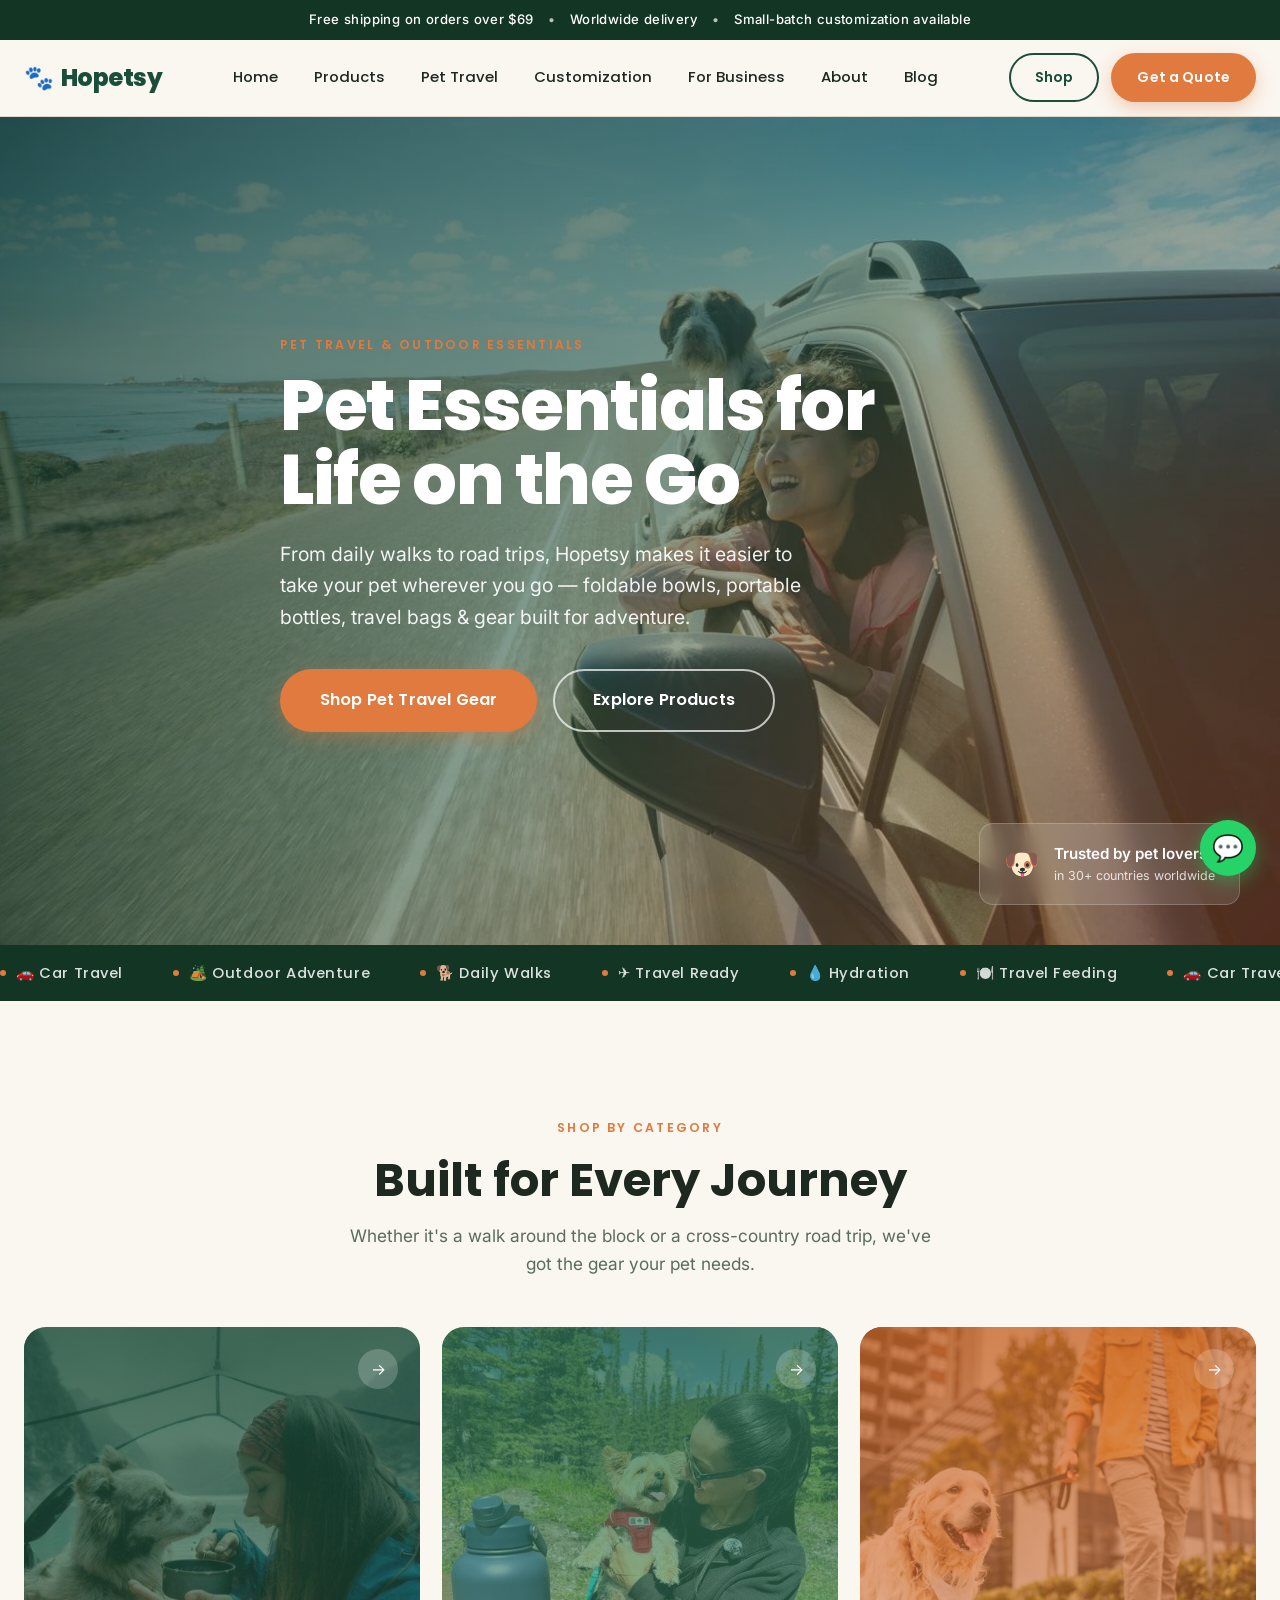
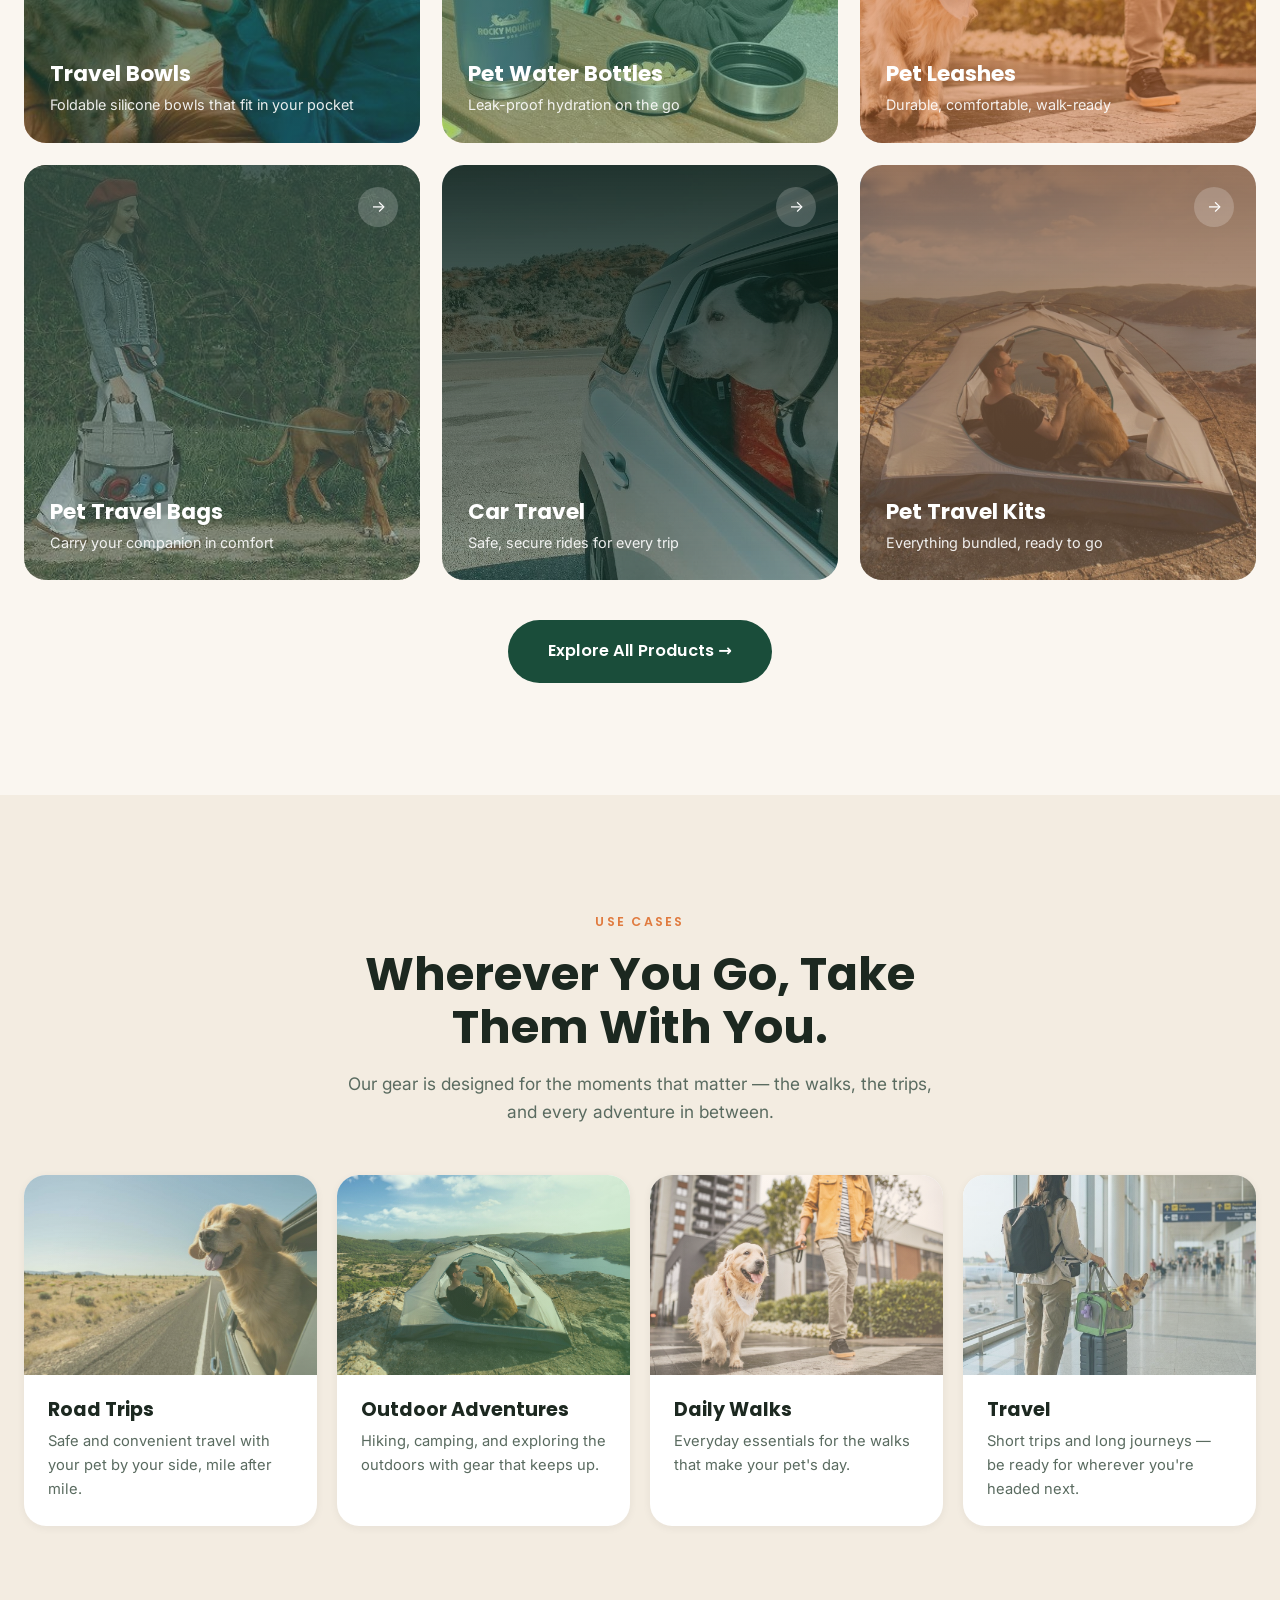
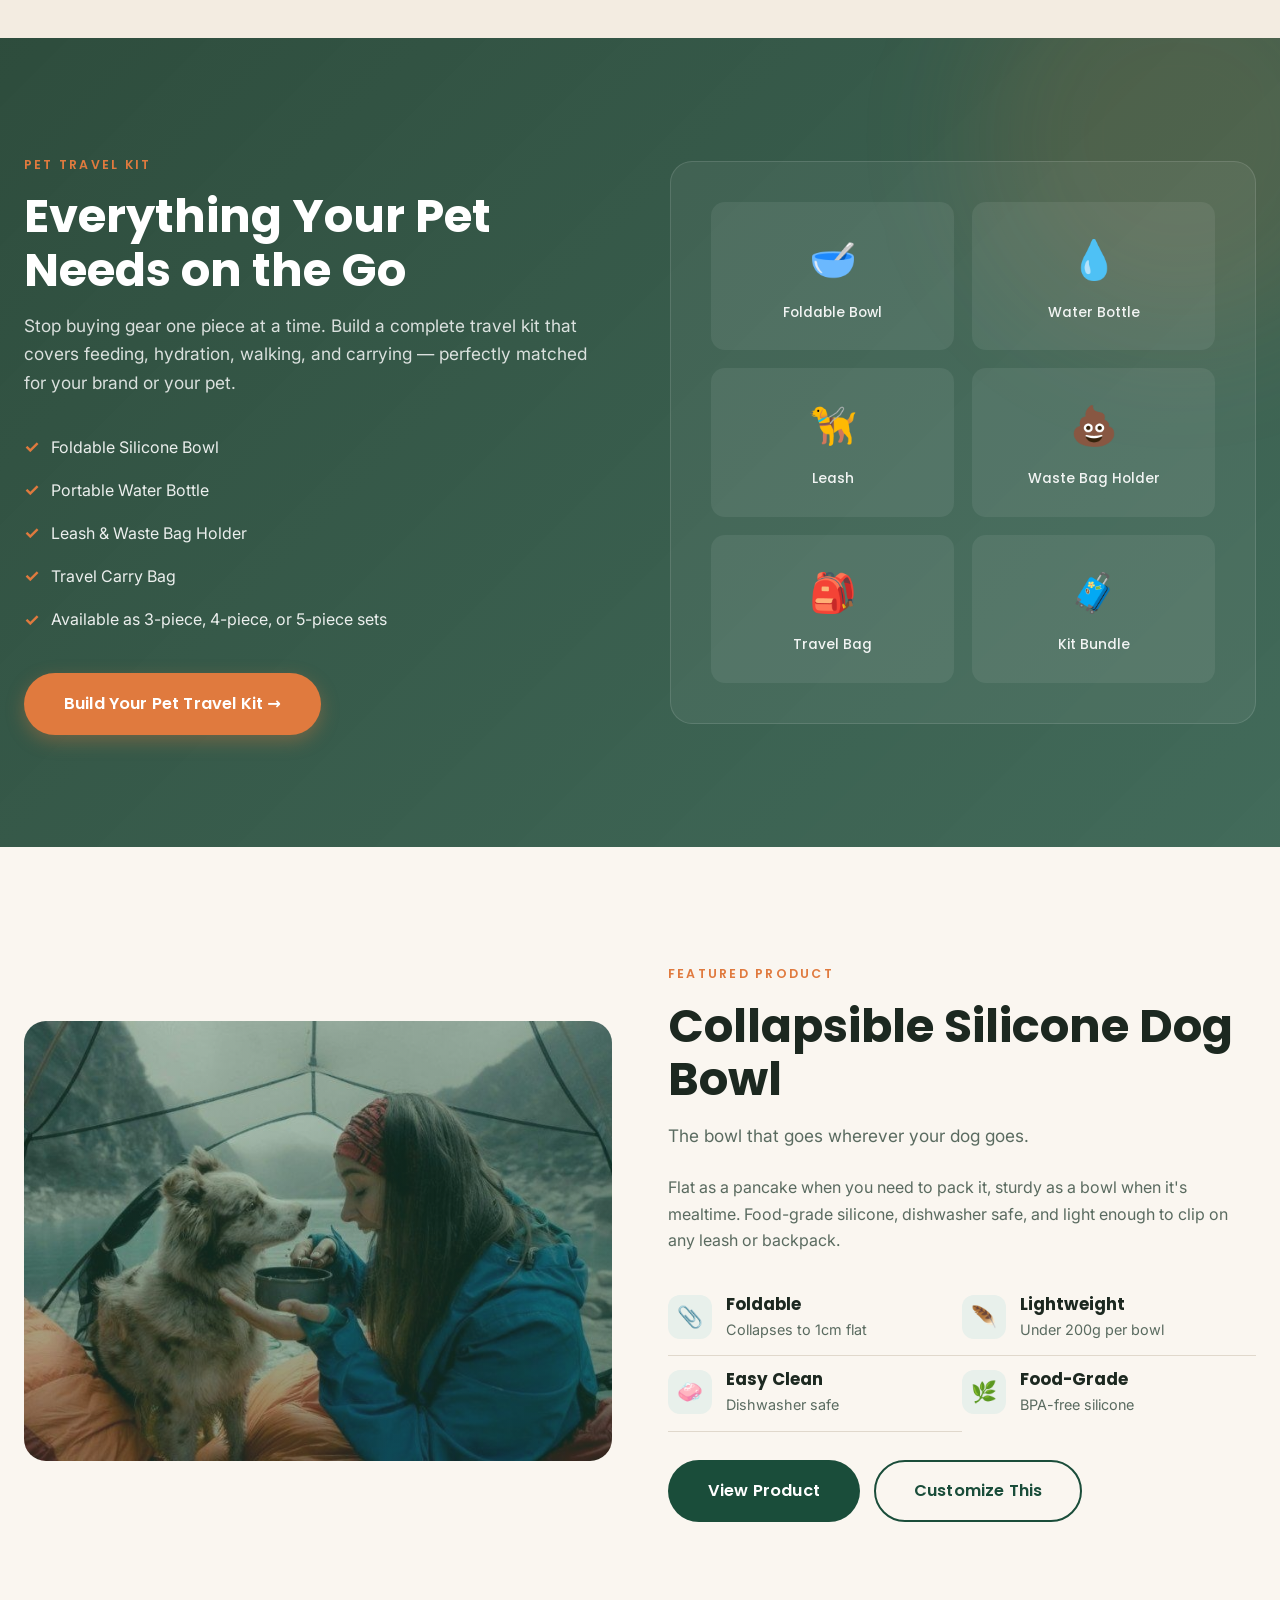
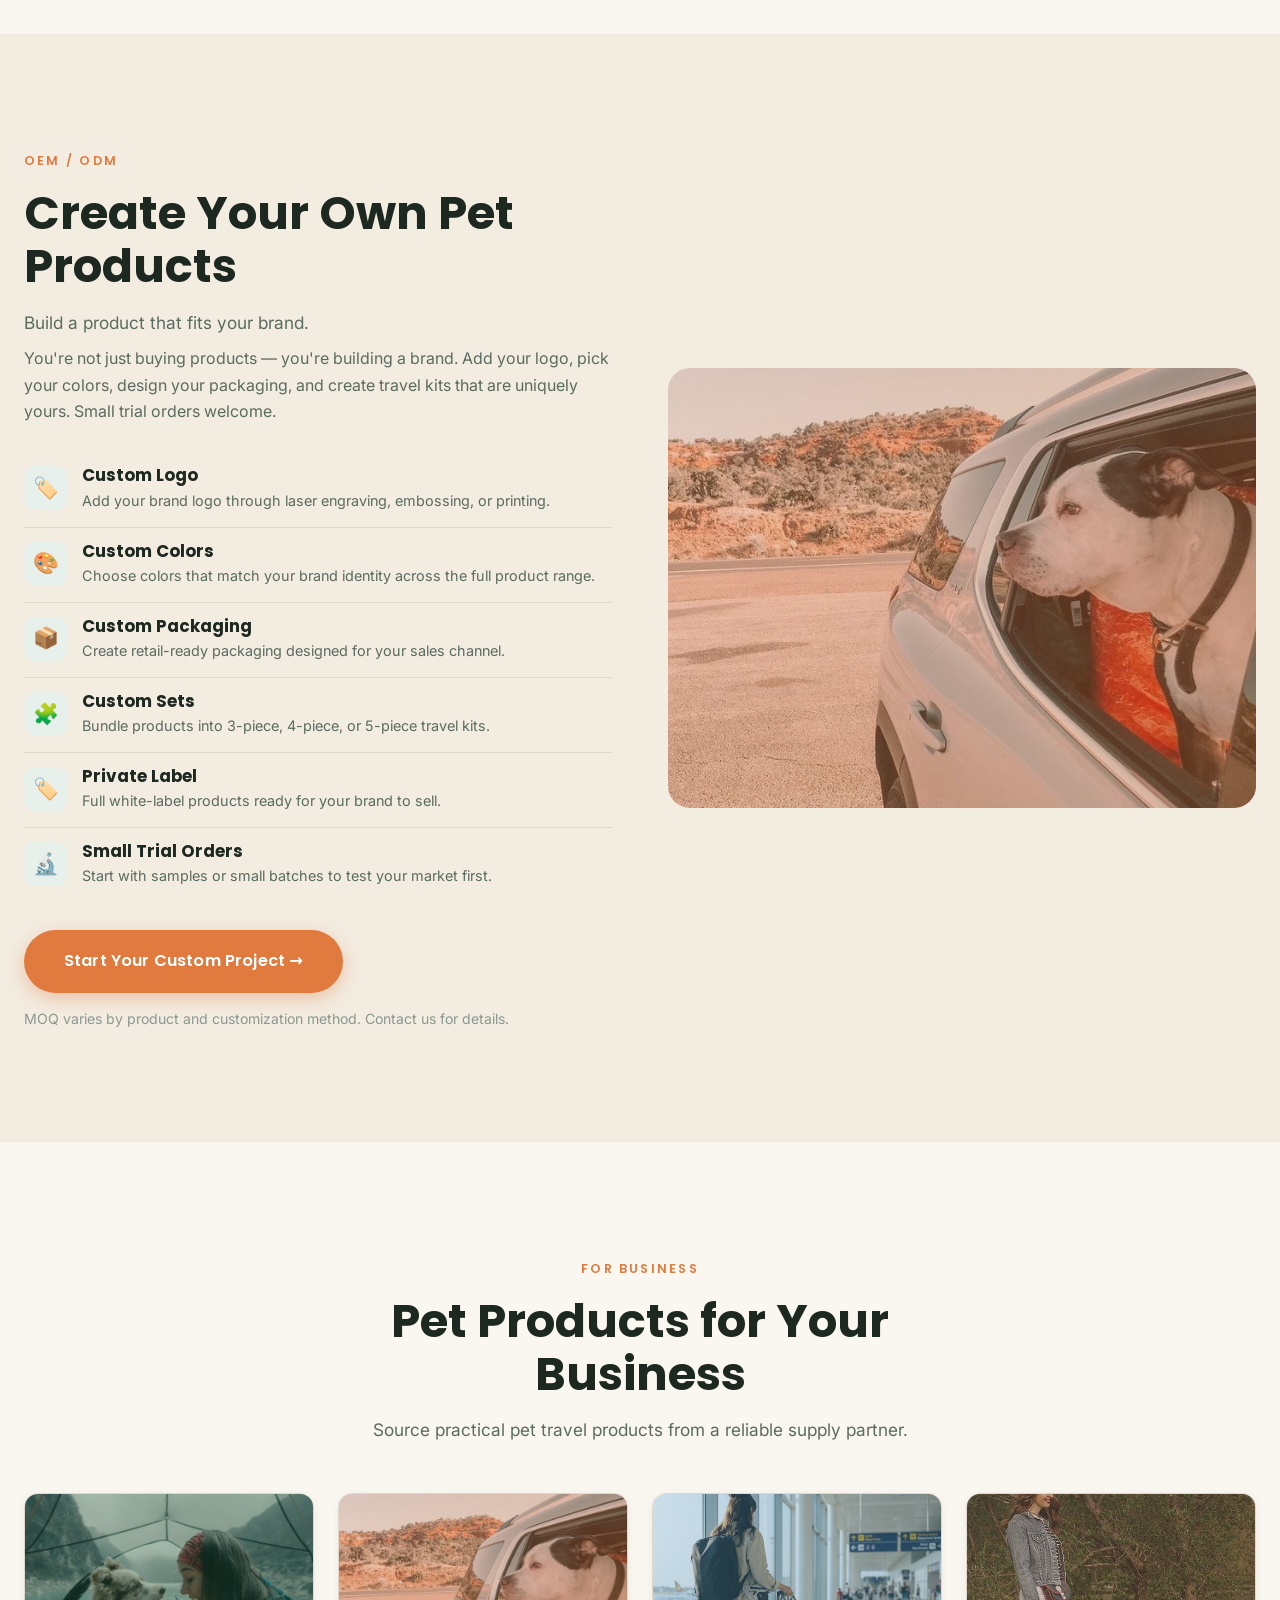
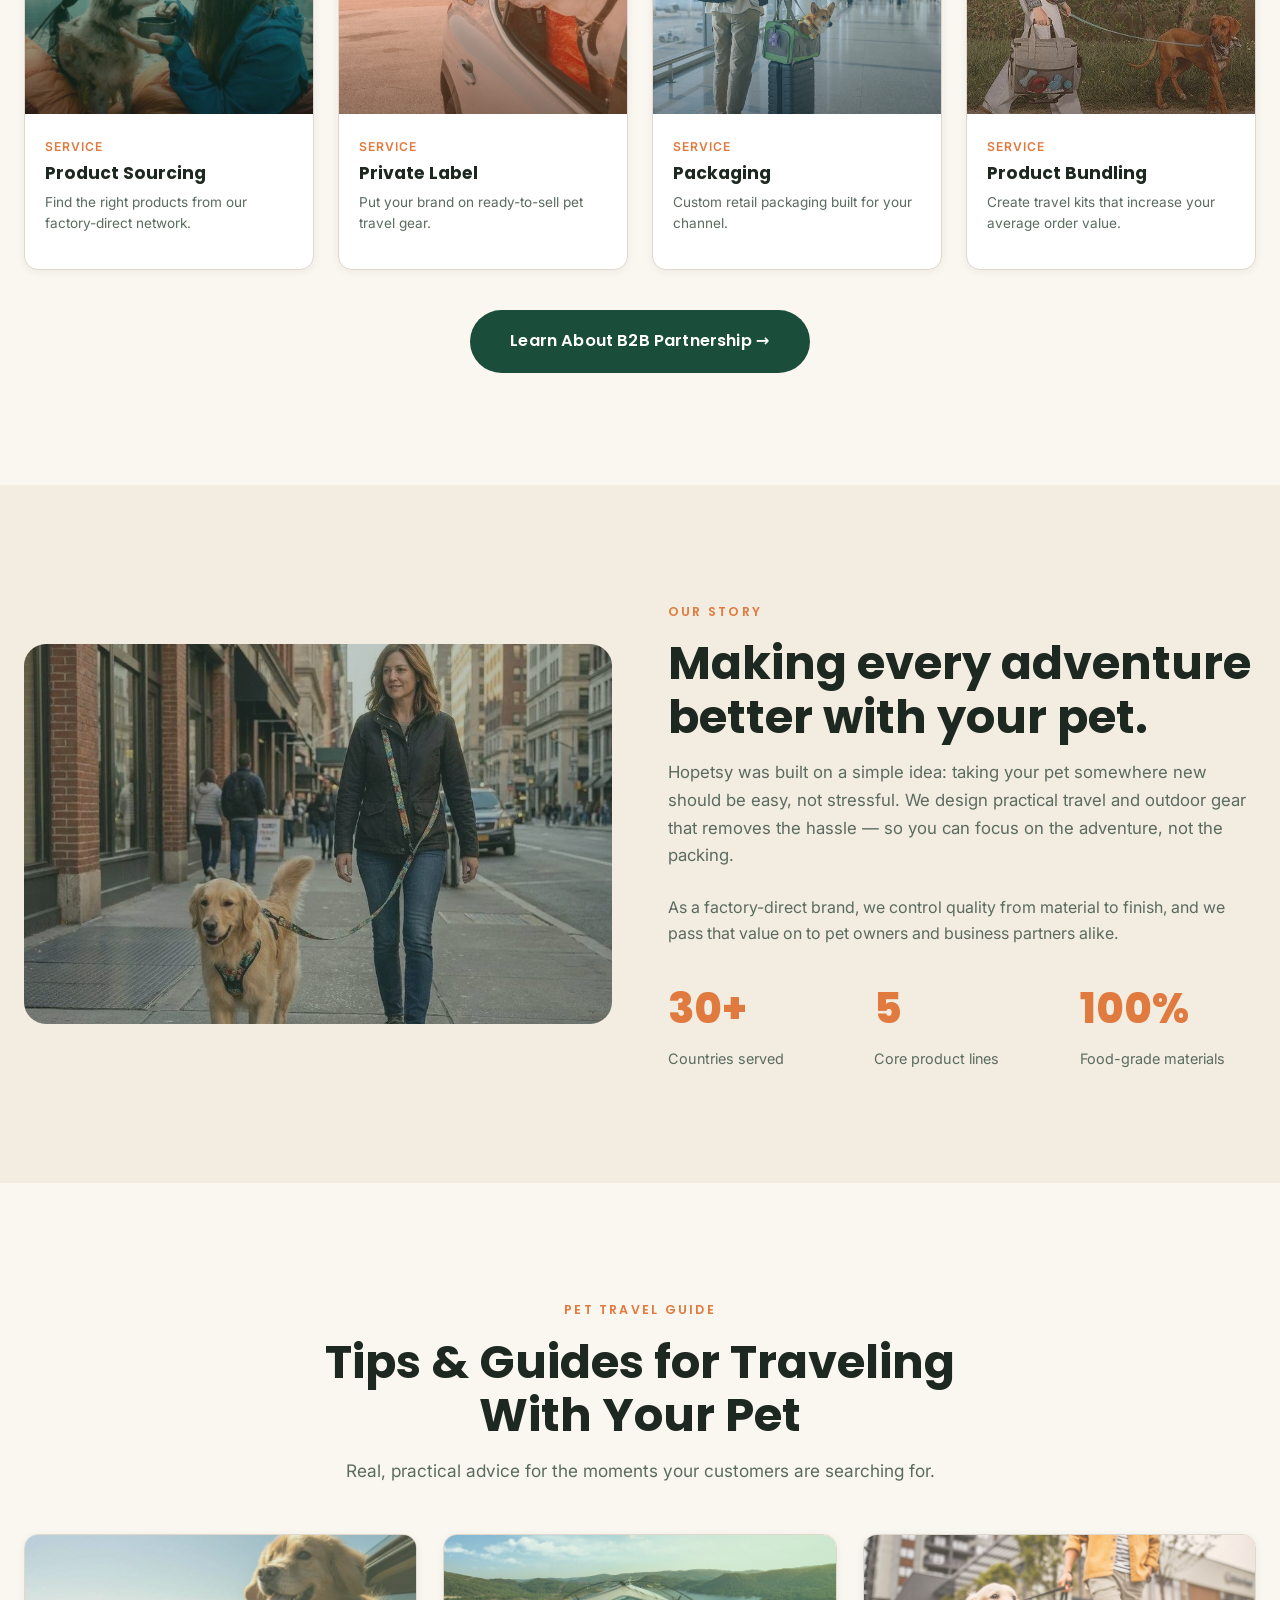
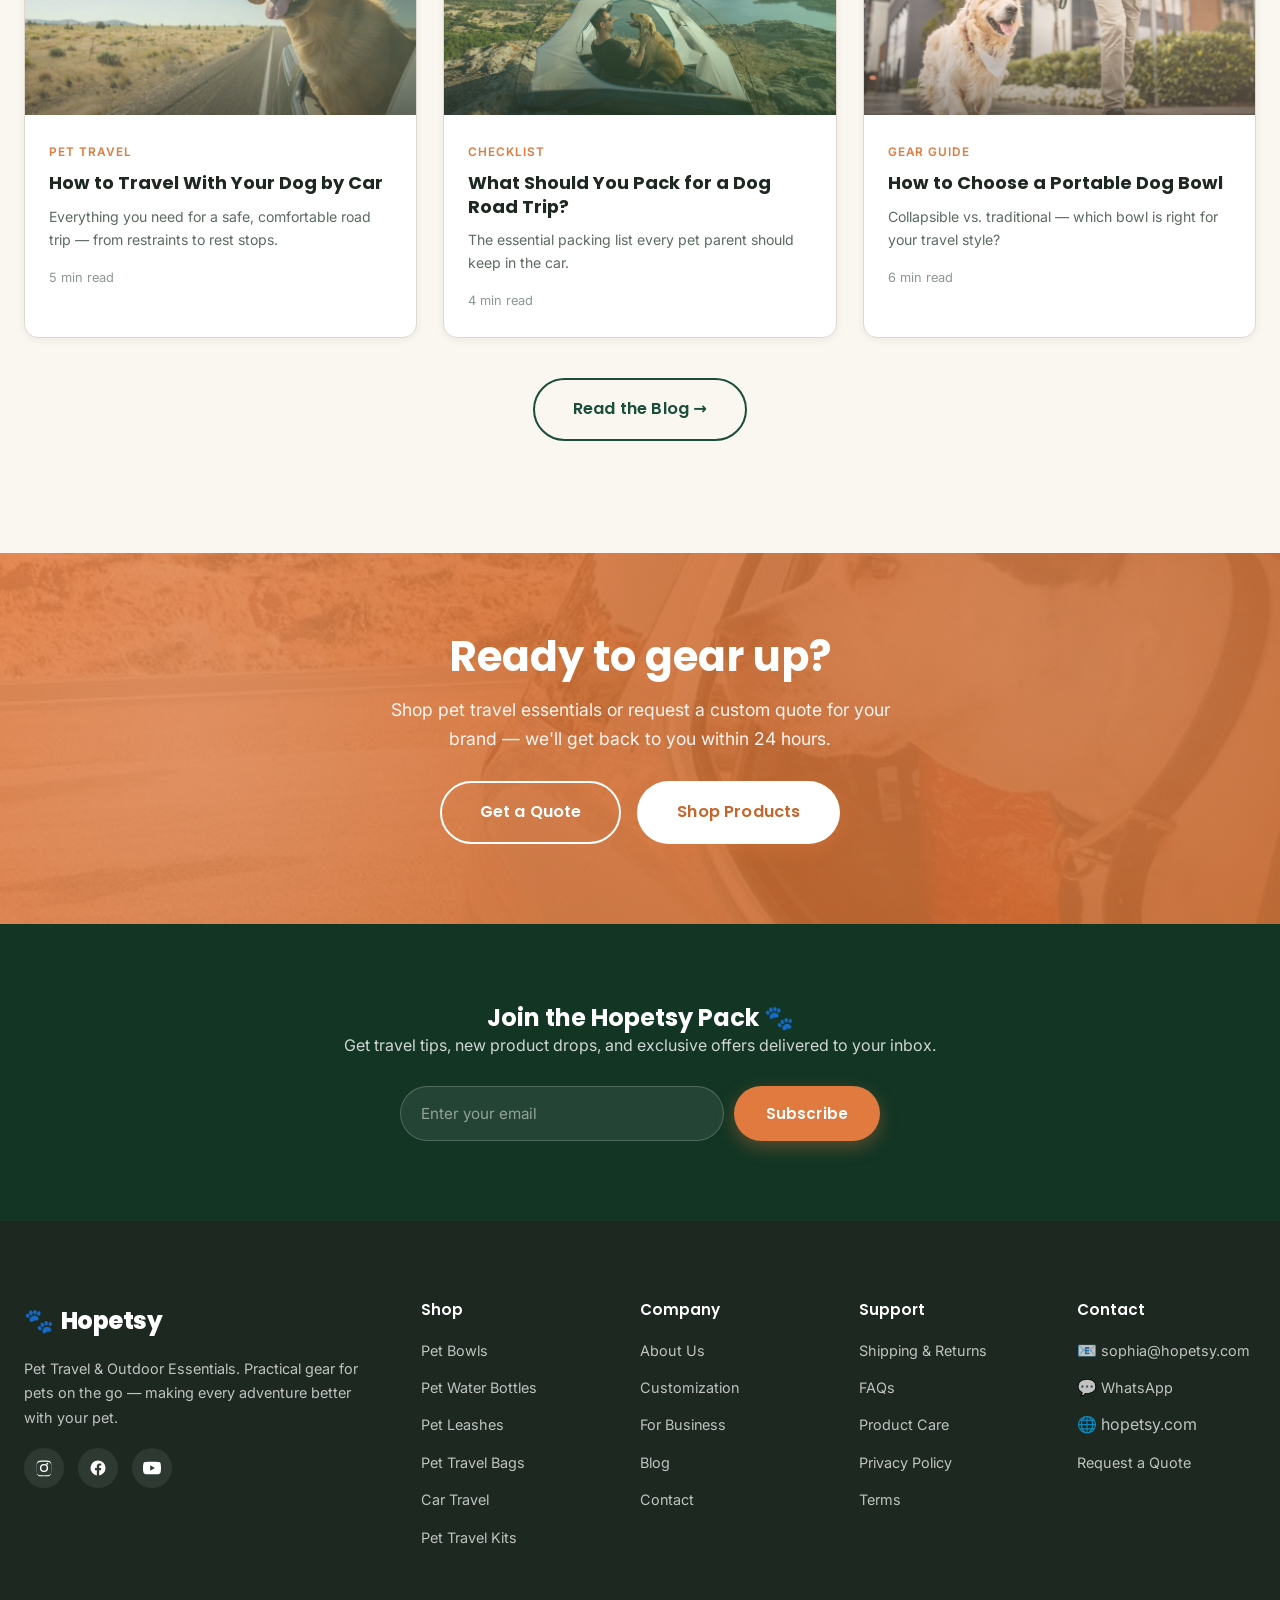
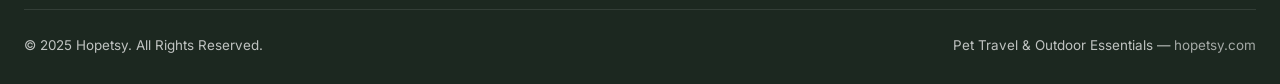
<file: index.html>
<!DOCTYPE html>
<html lang="en">
<head>
<meta charset="UTF-8">
<meta name="viewport" content="width=device-width, initial-scale=1.0">
<title>Hopetsy — Pet Travel & Outdoor Essentials</title>
<meta name="description" content="Practical gear for pets on the go. From daily walks to road trips, Hopetsy makes it easier to take your pet wherever you go.">
<link rel="preconnect" href="https://fonts.googleapis.com">
<link rel="icon" href="data:image/svg+xml,<svg xmlns='http://www.w3.org/2000/svg' viewBox='0 0 100 100'><text y='.9em' font-size='90'>🐾</text></svg>">
<link rel="stylesheet" href="css/style.css">
</head>
<body>

<!-- ============ ANNOUNCEMENT ============ -->
<div class="announce">
  Free shipping on orders over $69 <span>•</span> Worldwide delivery <span>•</span> Small-batch customization available
</div>

<!-- ============ HEADER ============ -->
<header class="header">
  <div class="container nav">
    <a href="index.html" class="logo"><span class="paw">🐾</span>Hopetsy</a>
    <ul class="nav-menu">
      <li><a href="index.html">Home</a></li>
      <li><a href="products.html">Products</a></li>
      <li><a href="index.html#scenarios">Pet Travel</a></li>
      <li><a href="customization.html">Customization</a></li>
      <li><a href="for-business.html">For Business</a></li>
      <li><a href="index.html#story">About</a></li>
      <li><a href="blog.html">Blog</a></li>
    </ul>
    <div class="nav-actions">
      <a href="products.html" class="btn btn--outline nav-cta">Shop</a>
      <a href="get-a-quote.html" class="btn btn--primary nav-cta">Get a Quote</a>
    </div>
    <button class="nav-toggle" aria-label="Open menu">
      <span></span><span></span><span></span>
    </button>
  </div>
</header>

<!-- ============ MOBILE MENU ============ -->
<div class="mobile-menu">
  <button class="close-mobile">✕</button>
  <a href="index.html">Home</a>
  <a href="products.html">Products</a>
  <a href="index.html#scenarios">Pet Travel</a>
  <a href="customization.html">Customization</a>
  <a href="for-business.html">For Business</a>
  <a href="index.html#story">About</a>
  <a href="blog.html">Blog</a>
  <a href="get-a-quote.html" class="btn btn--primary" style="margin-top:24px;display:inline-block">Get a Quote</a>
</div>

<!-- ============ HERO ============ -->
<section class="hero">
  <div class="hero-pattern"></div>
  <!-- decorative SVG scene -->
  <svg class="hero-scene" viewBox="0 0 600 500" fill="none" xmlns="http://www.w3.org/2000/svg">
    <path d="M0 380 Q150 320 300 360 T600 340 L600 500 L0 500 Z" fill="rgba(255,255,255,0.06)"/>
    <path d="M0 420 Q200 370 400 410 T600 390 L600 500 L0 500 Z" fill="rgba(255,255,255,0.05)"/>
    <circle cx="480" cy="140" r="60" fill="rgba(255,255,255,0.05)"/>
    <!-- paw prints -->
    <g fill="rgba(255,255,255,0.12)">
      <circle cx="100" cy="200" r="14"/><circle cx="80" cy="175" r="7"/><circle cx="75" cy="210" r="7"/><circle cx="125" cy="175" r="7"/><circle cx="130" cy="210" r="7"/>
      <circle cx="220" cy="280" r="11"/><circle cx="205" cy="262" r="5.5"/><circle cx="200" cy="290" r="5.5"/><circle cx="240" cy="262" r="5.5"/><circle cx="245" cy="290" r="5.5"/>
    </g>
  </svg>
  <div class="container hero-content">
    <span class="eyebrow" style="color:var(--terra)">Pet Travel & Outdoor Essentials</span>
    <h1>Pet Essentials for Life on the Go</h1>
    <p>From daily walks to road trips, Hopetsy makes it easier to take your pet wherever you go — foldable bowls, portable bottles, travel bags & gear built for adventure.</p>
    <div class="hero-actions">
      <a href="products.html" class="btn btn--primary btn--lg">Shop Pet Travel Gear</a>
      <a href="index.html#products" class="btn btn--ghost btn--lg">Explore Products</a>
    </div>
  </div>
  <div class="hero-badge">
    <span class="emoji">🐶</span>
    <div>
      <div class="t">Trusted by pet lovers</div>
      <div class="s">in 30+ countries worldwide</div>
    </div>
  </div>
</section>

<!-- ============ TRUST BAR ============ -->
<div class="trustbar">
  <div class="trustbar-track">
    <span>🚗 Car Travel</span><span>🏕️ Outdoor Adventure</span><span>🐕 Daily Walks</span><span>✈️ Travel Ready</span><span>💧 Hydration</span><span>🍽️ Travel Feeding</span><span>🚗 Car Travel</span><span>🏕️ Outdoor Adventure</span><span>🐕 Daily Walks</span><span>✈️ Travel Ready</span><span>💧 Hydration</span><span>🍽️ Travel Feeding</span>
  </div>
</div>

<!-- ============ PRODUCT CATEGORIES ============ -->
<section class="section" id="products">
  <div class="container">
    <div class="sec-head" data-reveal>
      <span class="eyebrow">Shop by Category</span>
      <h2 class="section-title">Built for Every Journey</h2>
      <p class="section-sub">Whether it's a walk around the block or a cross-country road trip, we've got the gear your pet needs.</p>
    </div>
    <div class="cat-grid">
      <a href="products.html#bowls" class="cat-card cat--bowl" data-reveal>
        <div class="cat-arrow">→</div>
        <div class="cat-emoji">🥣</div>
        <h3>Travel Bowls</h3>
        <p>Foldable silicone bowls that fit in your pocket</p>
      </a>
      <a href="products.html#bottles" class="cat-card cat--water" data-reveal>
        <div class="cat-arrow">→</div>
        <div class="cat-emoji">💧</div>
        <h3>Pet Water Bottles</h3>
        <p>Leak-proof hydration on the go</p>
      </a>
      <a href="products.html#leashes" class="cat-card cat--leash" data-reveal>
        <div class="cat-arrow">→</div>
        <div class="cat-emoji">🦮</div>
        <h3>Pet Leashes</h3>
        <p>Durable, comfortable, walk-ready</p>
      </a>
      <a href="products.html#bags" class="cat-card cat--bag" data-reveal>
        <div class="cat-arrow">→</div>
        <div class="cat-emoji">🎒</div>
        <h3>Pet Travel Bags</h3>
        <p>Carry your companion in comfort</p>
      </a>
      <a href="products.html#car" class="cat-card cat--car" data-reveal>
        <div class="cat-arrow">→</div>
        <div class="cat-emoji">🚗</div>
        <h3>Car Travel</h3>
        <p>Safe, secure rides for every trip</p>
      </a>
      <a href="products.html#kits" class="cat-card cat--kit" data-reveal>
        <div class="cat-arrow">→</div>
        <div class="cat-emoji">🧳</div>
        <h3>Pet Travel Kits</h3>
        <p>Everything bundled, ready to go</p>
      </a>
    </div>
    <div class="text-center" style="margin-top:40px" data-reveal>
      <a href="products.html" class="btn btn--dark btn--lg">Explore All Products →</a>
    </div>
  </div>
</section>

<!-- ============ USE SCENARIOS ============ -->
<section class="section scenario-section" id="scenarios">
  <div class="container">
    <div class="sec-head" data-reveal>
      <span class="eyebrow">Use Cases</span>
      <h2 class="section-title">Wherever You Go, Take Them With You.</h2>
      <p class="section-sub">Our gear is designed for the moments that matter — the walks, the trips, and every adventure in between.</p>
    </div>
    <div class="scenario-grid">
      <div class="scenario-card" data-reveal>
        <div class="scenario-visual scn--road">🚗</div>
        <div class="scenario-body">
          <h3>Road Trips</h3>
          <p>Safe and convenient travel with your pet by your side, mile after mile.</p>
        </div>
      </div>
      <div class="scenario-card" data-reveal>
        <div class="scenario-visual scn--outdoor">🏕️</div>
        <div class="scenario-body">
          <h3>Outdoor Adventures</h3>
          <p>Hiking, camping, and exploring the outdoors with gear that keeps up.</p>
        </div>
      </div>
      <div class="scenario-card" data-reveal>
        <div class="scenario-visual scn--walk">🐕</div>
        <div class="scenario-body">
          <h3>Daily Walks</h3>
          <p>Everyday essentials for the walks that make your pet's day.</p>
        </div>
      </div>
      <div class="scenario-card" data-reveal>
        <div class="scenario-visual scn--travel">✈️</div>
        <div class="scenario-body">
          <h3>Travel</h3>
          <p>Short trips and long journeys — be ready for wherever you're headed next.</p>
        </div>
      </div>
    </div>
  </div>
</section>

<!-- ============ TRAVEL KIT ============ -->
<section class="section kit-section" id="kits">
  <div class="container">
    <div class="kit-wrap">
      <div class="kit-content" data-reveal>
        <span class="eyebrow">Pet Travel Kit</span>
        <h2 class="section-title" style="color:var(--white)">Everything Your Pet Needs on the Go</h2>
        <p>Stop buying gear one piece at a time. Build a complete travel kit that covers feeding, hydration, walking, and carrying — perfectly matched for your brand or your pet.</p>
        <ul class="kit-list">
          <li>Foldable Silicone Bowl</li>
          <li>Portable Water Bottle</li>
          <li>Leash & Waste Bag Holder</li>
          <li>Travel Carry Bag</li>
          <li>Available as 3-piece, 4-piece, or 5-piece sets</li>
        </ul>
        <a href="get-a-quote.html" class="btn btn--primary btn--lg">Build Your Pet Travel Kit →</a>
      </div>
      <div class="kit-visual" data-reveal>
        <div class="kit-item"><div class="ki-emoji">🥣</div><div class="ki-name">Foldable Bowl</div></div>
        <div class="kit-item"><div class="ki-emoji">💧</div><div class="ki-name">Water Bottle</div></div>
        <div class="kit-item"><div class="ki-emoji">🦮</div><div class="ki-name">Leash</div></div>
        <div class="kit-item"><div class="ki-emoji">💩</div><div class="ki-name">Waste Bag Holder</div></div>
        <div class="kit-item"><div class="ki-emoji">🎒</div><div class="ki-name">Travel Bag</div></div>
        <div class="kit-item"><div class="ki-emoji">🧳</div><div class="ki-name">Kit Bundle</div></div>
      </div>
    </div>
  </div>
</section>

<!-- ============ FEATURED PRODUCT ============ -->
<section class="section" id="featured">
  <div class="container">
    <div class="split">
      <div class="split-visual pc--green" data-reveal>
        <span class="big-emoji">🥣</span>
      </div>
      <div data-reveal>
        <span class="eyebrow">Featured Product</span>
        <h2 class="section-title">Collapsible Silicone Dog Bowl</h2>
        <p style="color:var(--slate);font-size:1.08rem;margin-bottom:24px">The bowl that goes wherever your dog goes.</p>
        <p style="margin-bottom:28px;color:var(--slate)">Flat as a pancake when you need to pack it, sturdy as a bowl when it's mealtime. Food-grade silicone, dishwasher safe, and light enough to clip on any leash or backpack.</p>
        <ul class="feature-list" style="grid-template-columns:1fr 1fr;display:grid">
          <li><div class="fl-icon">📎</div><div class="fl-body"><h4>Foldable</h4><p>Collapses to 1cm flat</p></div></li>
          <li><div class="fl-icon">🪶</div><div class="fl-body"><h4>Lightweight</h4><p>Under 200g per bowl</p></div></li>
          <li><div class="fl-icon">🧼</div><div class="fl-body"><h4>Easy Clean</h4><p>Dishwasher safe</p></div></li>
          <li><div class="fl-icon">🌿</div><div class="fl-body"><h4>Food-Grade</h4><p>BPA-free silicone</p></div></li>
        </ul>
        <div style="display:flex;gap:14px;flex-wrap:wrap">
          <a href="product-collapsible-bowl.html" class="btn btn--dark btn--lg">View Product</a>
          <a href="get-a-quote.html" class="btn btn--outline btn--lg">Customize This</a>
        </div>
      </div>
    </div>
  </div>
</section>

<!-- ============ CUSTOM SERVICES ============ -->
<section class="section scenario-section" id="custom">
  <div class="container">
    <div class="split">
      <div data-reveal>
        <span class="eyebrow">OEM / ODM</span>
        <h2 class="section-title">Create Your Own Pet Products</h2>
        <p style="color:var(--slate);font-size:1.08rem;margin-bottom:8px">Build a product that fits your brand.</p>
        <p style="margin-bottom:28px;color:var(--slate)">You're not just buying products — you're building a brand. Add your logo, pick your colors, design your packaging, and create travel kits that are uniquely yours. Small trial orders welcome.</p>
        <ul class="feature-list">
          <li><div class="fl-icon">🏷️</div><div class="fl-body"><h4>Custom Logo</h4><p>Add your brand logo through laser engraving, embossing, or printing.</p></div></li>
          <li><div class="fl-icon">🎨</div><div class="fl-body"><h4>Custom Colors</h4><p>Choose colors that match your brand identity across the full product range.</p></div></li>
          <li><div class="fl-icon">📦</div><div class="fl-body"><h4>Custom Packaging</h4><p>Create retail-ready packaging designed for your sales channel.</p></div></li>
          <li><div class="fl-icon">🧩</div><div class="fl-body"><h4>Custom Sets</h4><p>Bundle products into 3-piece, 4-piece, or 5-piece travel kits.</p></div></li>
          <li><div class="fl-icon">🏷️</div><div class="fl-body"><h4>Private Label</h4><p>Full white-label products ready for your brand to sell.</p></div></li>
          <li><div class="fl-icon">🔬</div><div class="fl-body"><h4>Small Trial Orders</h4><p>Start with samples or small batches to test your market first.</p></div></li>
        </ul>
        <a href="customization.html" class="btn btn--primary btn--lg">Start Your Custom Project →</a>
        <p style="margin-top:14px;font-size:0.88rem;color:var(--slate-light)">MOQ varies by product and customization method. Contact us for details.</p>
      </div>
      <div class="split-visual pc--orange" data-reveal>
        <span class="big-emoji">🎨</span>
      </div>
    </div>
  </div>
</section>

<!-- ============ B2B TEASER ============ -->
<section class="section" id="business">
  <div class="container">
    <div class="sec-head" data-reveal>
      <span class="eyebrow">For Business</span>
      <h2 class="section-title">Pet Products for Your Business</h2>
      <p class="section-sub">Source practical pet travel products from a reliable supply partner.</p>
    </div>
    <div class="product-grid" style="grid-template-columns:repeat(4,1fr)">
      <div class="product-card" data-reveal>
        <div class="pc-img pc--green">🔍</div>
        <div class="pc-body"><span class="pc-cat">Service</span><h3>Product Sourcing</h3><p class="pc-desc">Find the right products from our factory-direct network.</p></div>
      </div>
      <div class="product-card" data-reveal>
        <div class="pc-img pc--orange">🏷️</div>
        <div class="pc-body"><span class="pc-cat">Service</span><h3>Private Label</h3><p class="pc-desc">Put your brand on ready-to-sell pet travel gear.</p></div>
      </div>
      <div class="product-card" data-reveal>
        <div class="pc-img pc--blue">📦</div>
        <div class="pc-body"><span class="pc-cat">Service</span><h3>Packaging</h3><p class="pc-desc">Custom retail packaging built for your channel.</p></div>
      </div>
      <div class="product-card" data-reveal>
        <div class="pc-img pc--brown">🧩</div>
        <div class="pc-body"><span class="pc-cat">Service</span><h3>Product Bundling</h3><p class="pc-desc">Create travel kits that increase your average order value.</p></div>
      </div>
    </div>
    <div class="text-center" style="margin-top:40px" data-reveal>
      <a href="for-business.html" class="btn btn--dark btn--lg">Learn About B2B Partnership →</a>
    </div>
  </div>
</section>

<!-- ============ STORY / ABOUT ============ -->
<section class="section scenario-section" id="story">
  <div class="container">
    <div class="split">
      <div class="split-visual pc--sage" data-reveal style="min-height:380px">
        <span class="big-emoji">🌍</span>
      </div>
      <div data-reveal>
        <span class="eyebrow">Our Story</span>
        <h2 class="section-title">Making every adventure better with your pet.</h2>
        <p style="color:var(--slate);font-size:1.05rem;margin-bottom:24px">Hopetsy was built on a simple idea: taking your pet somewhere new should be easy, not stressful. We design practical travel and outdoor gear that removes the hassle — so you can focus on the adventure, not the packing.</p>
        <p style="color:var(--slate);margin-bottom:28px">As a factory-direct brand, we control quality from material to finish, and we pass that value on to pet owners and business partners alike.</p>
        <div class="stats" style="grid-template-columns:1fr 1fr 1fr;text-align:left">
          <div class="stat"><div class="stat-num">30+</div><div class="stat-label">Countries served</div></div>
          <div class="stat"><div class="stat-num">5</div><div class="stat-label">Core product lines</div></div>
          <div class="stat"><div class="stat-num">100%</div><div class="stat-label">Food-grade materials</div></div>
        </div>
      </div>
    </div>
  </div>
</section>

<!-- ============ BLOG TEASER ============ -->
<section class="section" id="blog">
  <div class="container">
    <div class="sec-head" data-reveal>
      <span class="eyebrow">Pet Travel Guide</span>
      <h2 class="section-title">Tips & Guides for Traveling With Your Pet</h2>
      <p class="section-sub">Real, practical advice for the moments your customers are searching for.</p>
    </div>
    <div class="blog-grid">
      <a href="blog-article.html" class="blog-card" data-reveal>
        <div class="bc-img scn--road">🚗</div>
        <div class="bc-body">
          <span class="bc-tag">Pet Travel</span>
          <h3>How to Travel With Your Dog by Car</h3>
          <p>Everything you need for a safe, comfortable road trip — from restraints to rest stops.</p>
          <div class="bc-meta">5 min read</div>
        </div>
      </a>
      <a href="blog.html" class="blog-card" data-reveal>
        <div class="bc-img scn--outdoor">🎒</div>
        <div class="bc-body">
          <span class="bc-tag">Checklist</span>
          <h3>What Should You Pack for a Dog Road Trip?</h3>
          <p>The essential packing list every pet parent should keep in the car.</p>
          <div class="bc-meta">4 min read</div>
        </div>
      </a>
      <a href="blog.html" class="blog-card" data-reveal>
        <div class="bc-img scn--walk">🥣</div>
        <div class="bc-body">
          <span class="bc-tag">Gear Guide</span>
          <h3>How to Choose a Portable Dog Bowl</h3>
          <p>Collapsible vs. traditional — which bowl is right for your travel style?</p>
          <div class="bc-meta">6 min read</div>
        </div>
      </a>
    </div>
    <div class="text-center" style="margin-top:40px" data-reveal>
      <a href="blog.html" class="btn btn--outline btn--lg">Read the Blog →</a>
    </div>
  </div>
</section>

<!-- ============ CTA BAND ============ -->
<section class="cta-band">
  <div class="container" style="position:relative">
    <h2>Ready to gear up?</h2>
    <p>Shop pet travel essentials or request a custom quote for your brand — we'll get back to you within 24 hours.</p>
    <div class="hero-actions" style="justify-content:center">
      <a href="get-a-quote.html" class="btn btn--ghost btn--lg">Get a Quote</a>
      <a href="products.html" class="btn btn--primary btn--lg" style="background:var(--white);color:var(--terra-dark)">Shop Products</a>
    </div>
  </div>
</section>

<!-- ============ NEWSLETTER ============ -->
<section class="newsletter">
  <div class="container">
    <h2>Join the Hopetsy Pack 🐾</h2>
    <p>Get travel tips, new product drops, and exclusive offers delivered to your inbox.</p>
    <form class="newsletter-form">
      <input type="email" placeholder="Enter your email" required>
      <button type="submit" class="btn btn--primary">Subscribe</button>
    </form>
  </div>
</section>

<!-- ============ FOOTER ============ -->
<footer class="footer">
  <div class="container">
    <div class="footer-grid">
      <div>
        <div class="logo"><span class="paw">🐾</span>Hopetsy</div>
        <p style="max-width:340px">Pet Travel & Outdoor Essentials. Practical gear for pets on the go — making every adventure better with your pet.</p>
        <div class="footer-social">
          <a href="#" aria-label="Instagram"><svg viewBox="0 0 24 24"><path d="M12 2.16c3.2 0 3.58.01 4.85.07 1.17.05 1.8.25 2.23.41.56.22.96.48 1.38.9.42.42.68.82.9 1.38.16.43.36 1.06.41 2.23.06 1.27.07 1.65.07 4.85s-.01 3.58-.07 4.85c-.05 1.17-.25 1.8-.41 2.23-.22.56-.48.96-.9 1.38-.42.42-.82.68-1.38.9-.43.16-1.06.36-2.23.41-1.27.06-1.65.07-4.85.07s-3.58-.01-4.85-.07c-1.17-.05-1.8-.25-2.23-.41a3.72 3.72 0 0 1-1.38-.9 3.72 3.72 0 0 1-.9-1.38c-.16-.43-.36-1.06-.41-2.23C2.17 15.58 2.16 15.2 2.16 12s.01-3.58.07-4.85c.05-1.17.25-1.8.41-2.23.22-.56.48-.96.9-1.38.42-.42.82-.68 1.38-.9.43-.16 1.06-.36 2.23-.41C8.42 2.17 8.8 2.16 12 2.16zm0 1.62c-3.15 0-3.5.01-4.74.07-1.14.05-1.76.24-2.17.4-.55.21-.94.47-1.35.88-.41.41-.67.8-.88 1.35-.16.41-.35 1.03-.4 2.17-.06 1.24-.07 1.59-.07 4.74s.01 3.5.07 4.74c.05 1.14.24 1.76.4 2.17.21.55.47.94.88 1.35.41.41.8.67 1.35.88.41.16 1.03.35 2.17.4 1.24.06 1.59.07 4.74.07s3.5-.01 4.74-.07c1.14-.05 1.76-.24 2.17-.4.55-.21.94-.47 1.35-.88.41-.41.67-.8.88-1.35.16-.41.35-1.03.4-2.17.06-1.24.07-1.59.07-4.74s-.01-3.5-.07-4.74c-.05-1.14-.24-1.76-.4-2.17a3.64 3.64 0 0 0-.88-1.35 3.64 3.64 0 0 0-1.35-.88c-.41-.16-1.03-.35-2.17-.4-1.24-.06-1.59-.07-4.74-.07zm0 2.76a5.46 5.46 0 1 1 0 10.92 5.46 5.46 0 0 1 0-10.92zm0 9a3.54 3.54 0 1 0 0-7.08 3.54 3.54 0 0 0 0 7.08zm5.69-9.22a1.27 1.27 0 1 1-2.55 0 1.27 1.27 0 0 1 2.55 0z"/></svg></a>
          <a href="#" aria-label="Facebook"><svg viewBox="0 0 24 24"><path d="M22 12a10 10 0 1 0-11.56 9.88v-6.99H7.9V12h2.54V9.8c0-2.5 1.49-3.89 3.78-3.89 1.09 0 2.23.2 2.23.2v2.46h-1.26c-1.24 0-1.63.77-1.63 1.56V12h2.78l-.44 2.89h-2.34v6.99A10 10 0 0 0 22 12z"/></svg></a>
          <a href="#" aria-label="YouTube"><svg viewBox="0 0 24 24"><path d="M23.5 6.2a3.02 3.02 0 0 0-2.12-2.14C19.5 3.55 12 3.55 12 3.55s-7.5 0-9.38.51A3.02 3.02 0 0 0 .5 6.2C0 8.07 0 12 0 12s0 3.93.5 5.8a3.02 3.02 0 0 0 2.12 2.14c1.88.51 9.38.51 9.38.51s7.5 0 9.38-.51a3.02 3.02 0 0 0 2.12-2.14C24 15.93 24 12 24 12s0-3.93-.5-5.8zM9.6 15.6V8.4l6.2 3.6-6.2 3.6z"/></svg></a>
        </div>
      </div>
      <div>
        <h4>Shop</h4>
        <ul class="footer-links">
          <li><a href="products.html#bowls">Pet Bowls</a></li>
          <li><a href="products.html#bottles">Pet Water Bottles</a></li>
          <li><a href="products.html#leashes">Pet Leashes</a></li>
          <li><a href="products.html#bags">Pet Travel Bags</a></li>
          <li><a href="products.html#car">Car Travel</a></li>
          <li><a href="products.html#kits">Pet Travel Kits</a></li>
        </ul>
      </div>
      <div>
        <h4>Company</h4>
        <ul class="footer-links">
          <li><a href="index.html#story">About Us</a></li>
          <li><a href="customization.html">Customization</a></li>
          <li><a href="for-business.html">For Business</a></li>
          <li><a href="blog.html">Blog</a></li>
          <li><a href="get-a-quote.html">Contact</a></li>
        </ul>
      </div>
      <div>
        <h4>Support</h4>
        <ul class="footer-links">
          <li><a href="#">Shipping & Returns</a></li>
          <li><a href="#">FAQs</a></li>
          <li><a href="#">Product Care</a></li>
          <li><a href="#">Privacy Policy</a></li>
          <li><a href="#">Terms</a></li>
        </ul>
      </div>
      <div>
        <h4>Contact</h4>
        <ul class="footer-links">
          <li>📧 sophia@hopetsy.com</li>
          <li>💬 WhatsApp</li>
          <li>🌐 hopetsy.com</li>
          <li><a href="get-a-quote.html">Request a Quote</a></li>
        </ul>
      </div>
    </div>
    <div class="footer-bottom">
      <span>© 2025 Hopetsy. All Rights Reserved.</span>
      <span>Pet Travel & Outdoor Essentials — <a href="#">hopetsy.com</a></span>
    </div>
  </div>
</footer>

<!-- ============ WHATSAPP FLOAT ============ -->
<a href="get-a-quote.html" class="wa-float" aria-label="Chat on WhatsApp">💬</a>

<script src="js/main.js"></script>
</body>
</html>
</file>
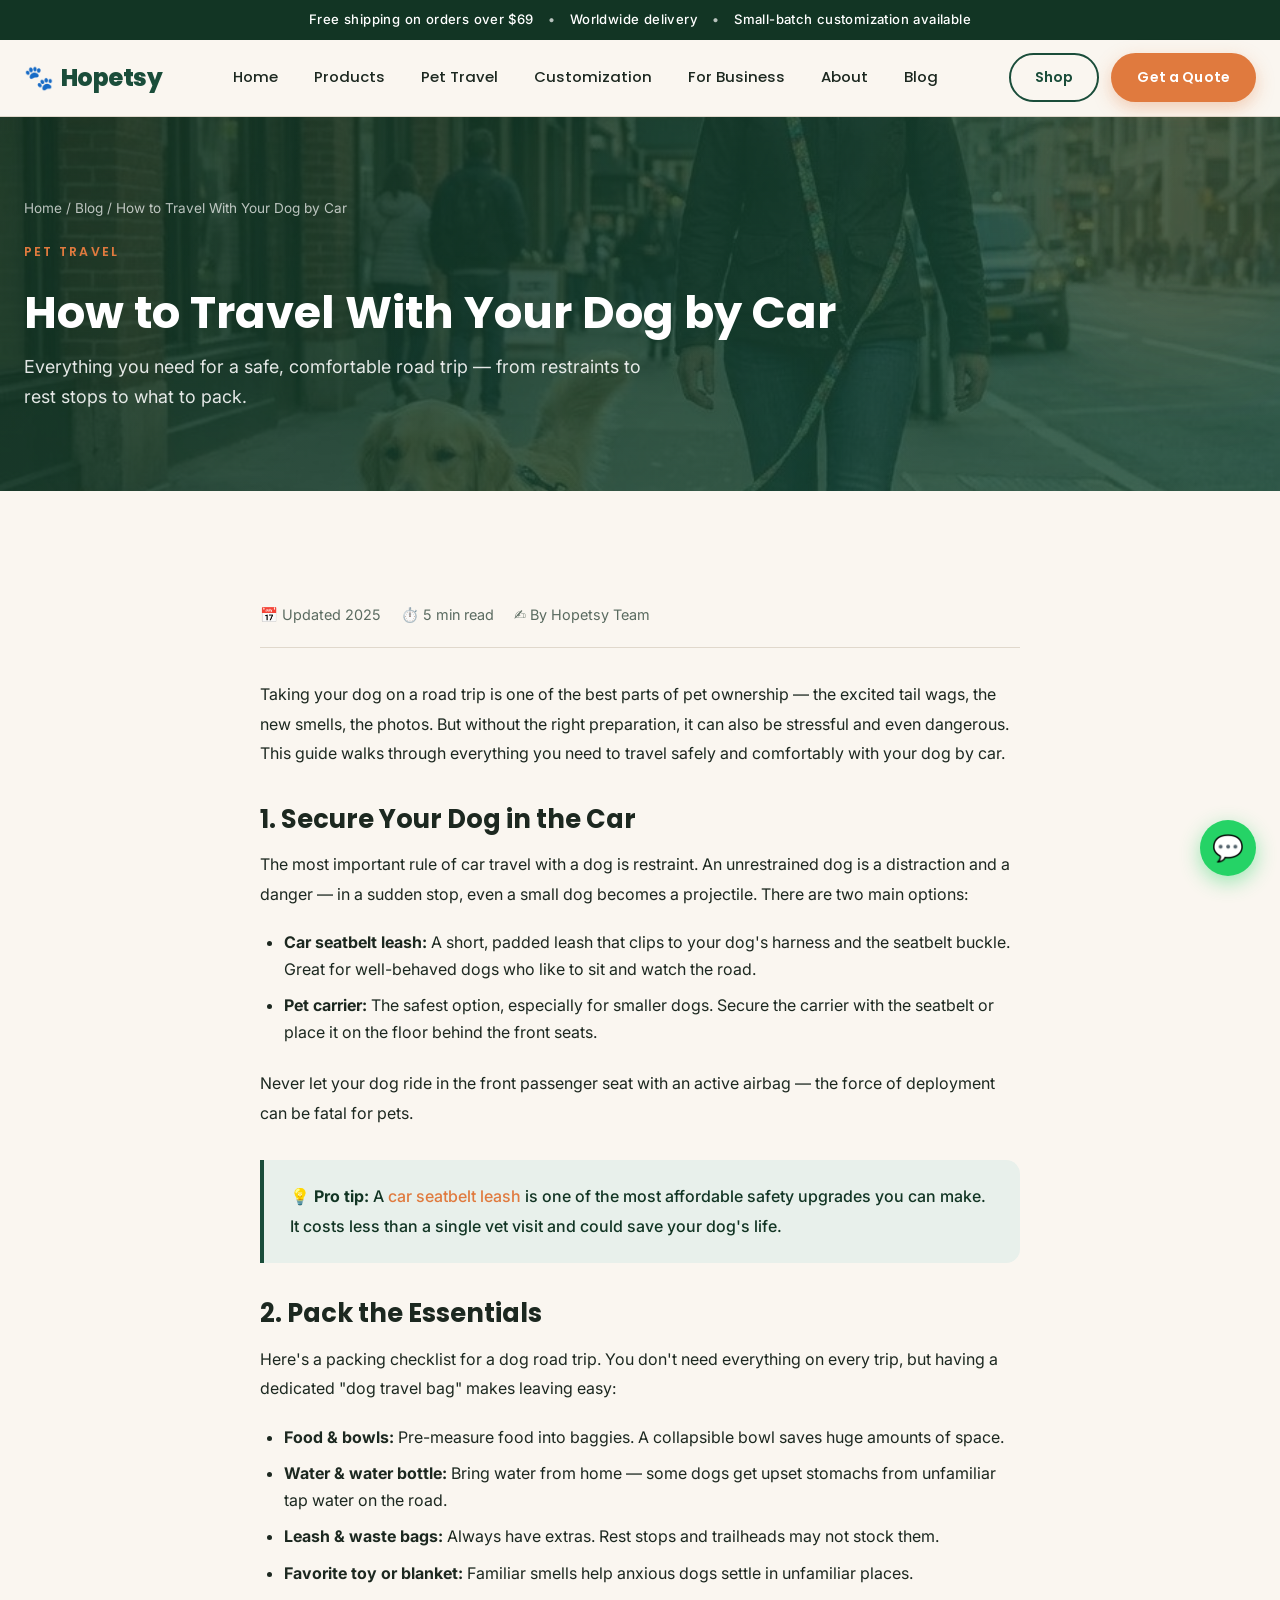
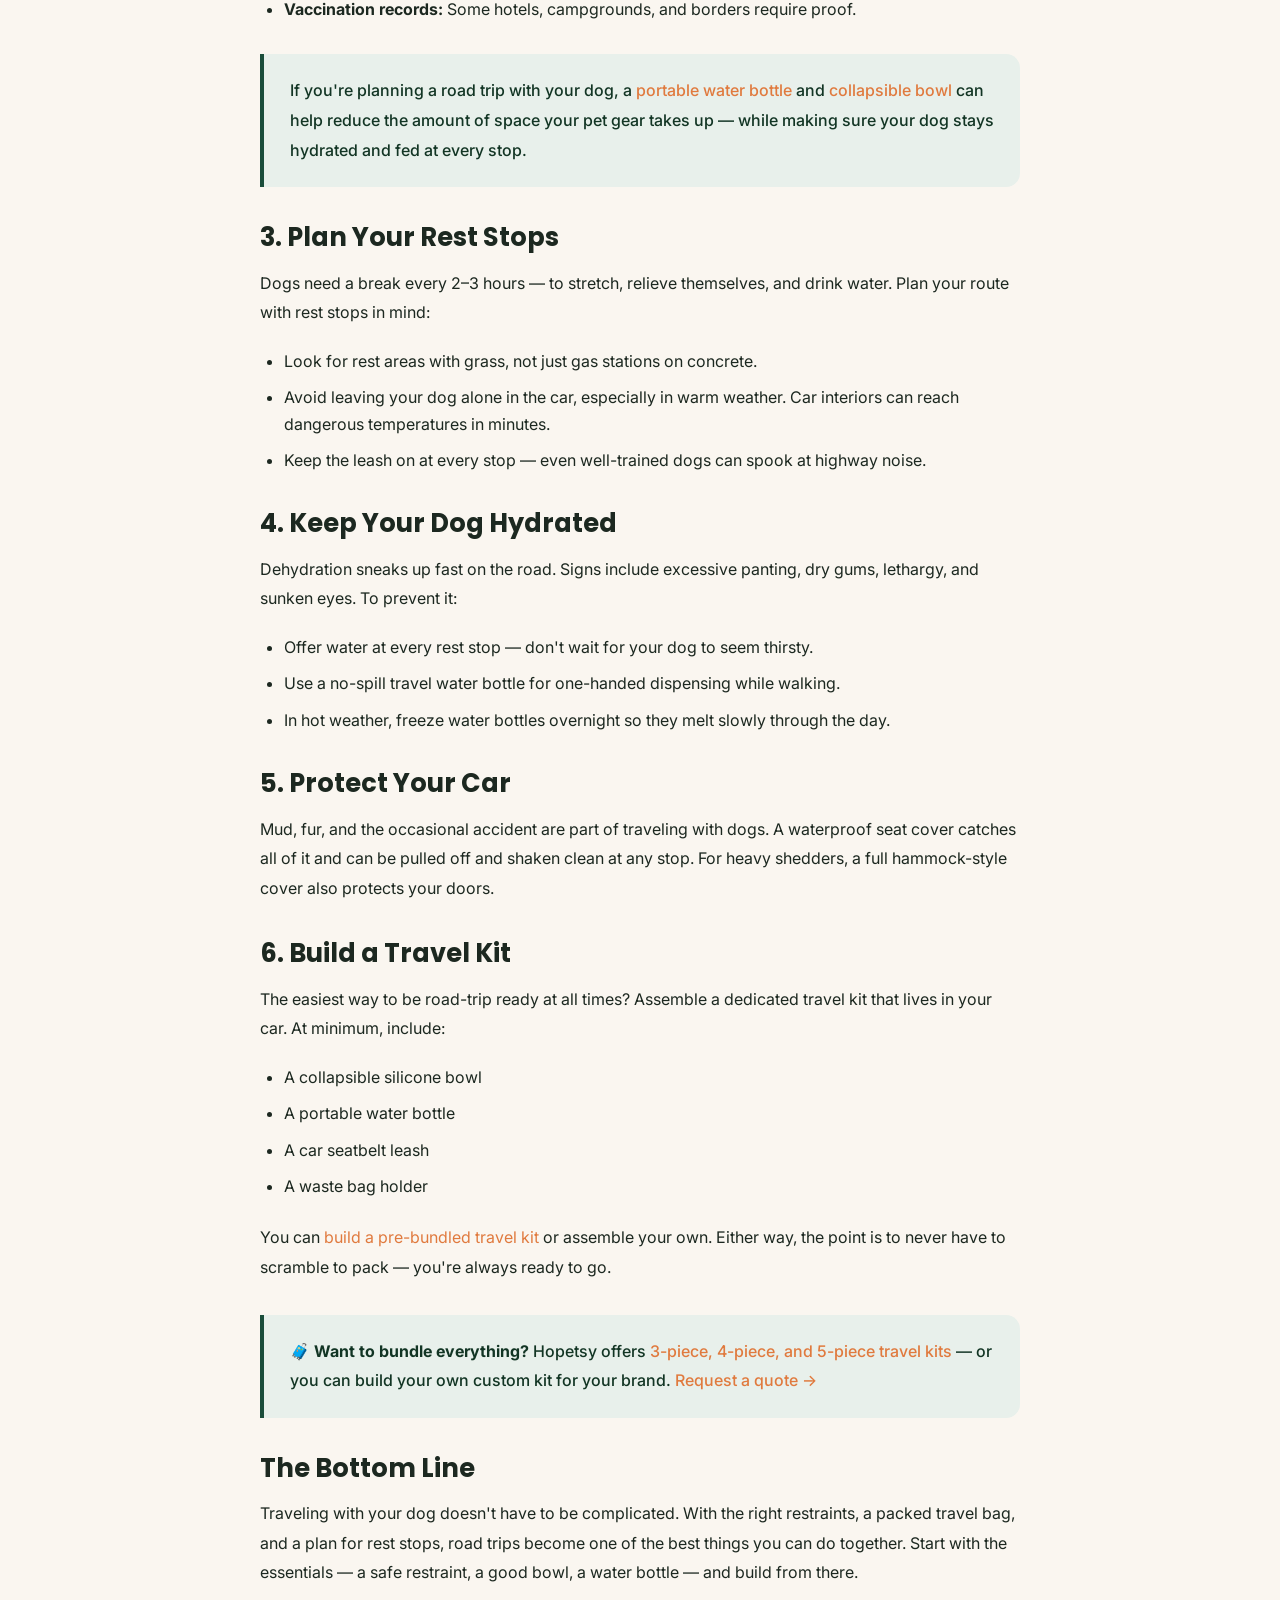
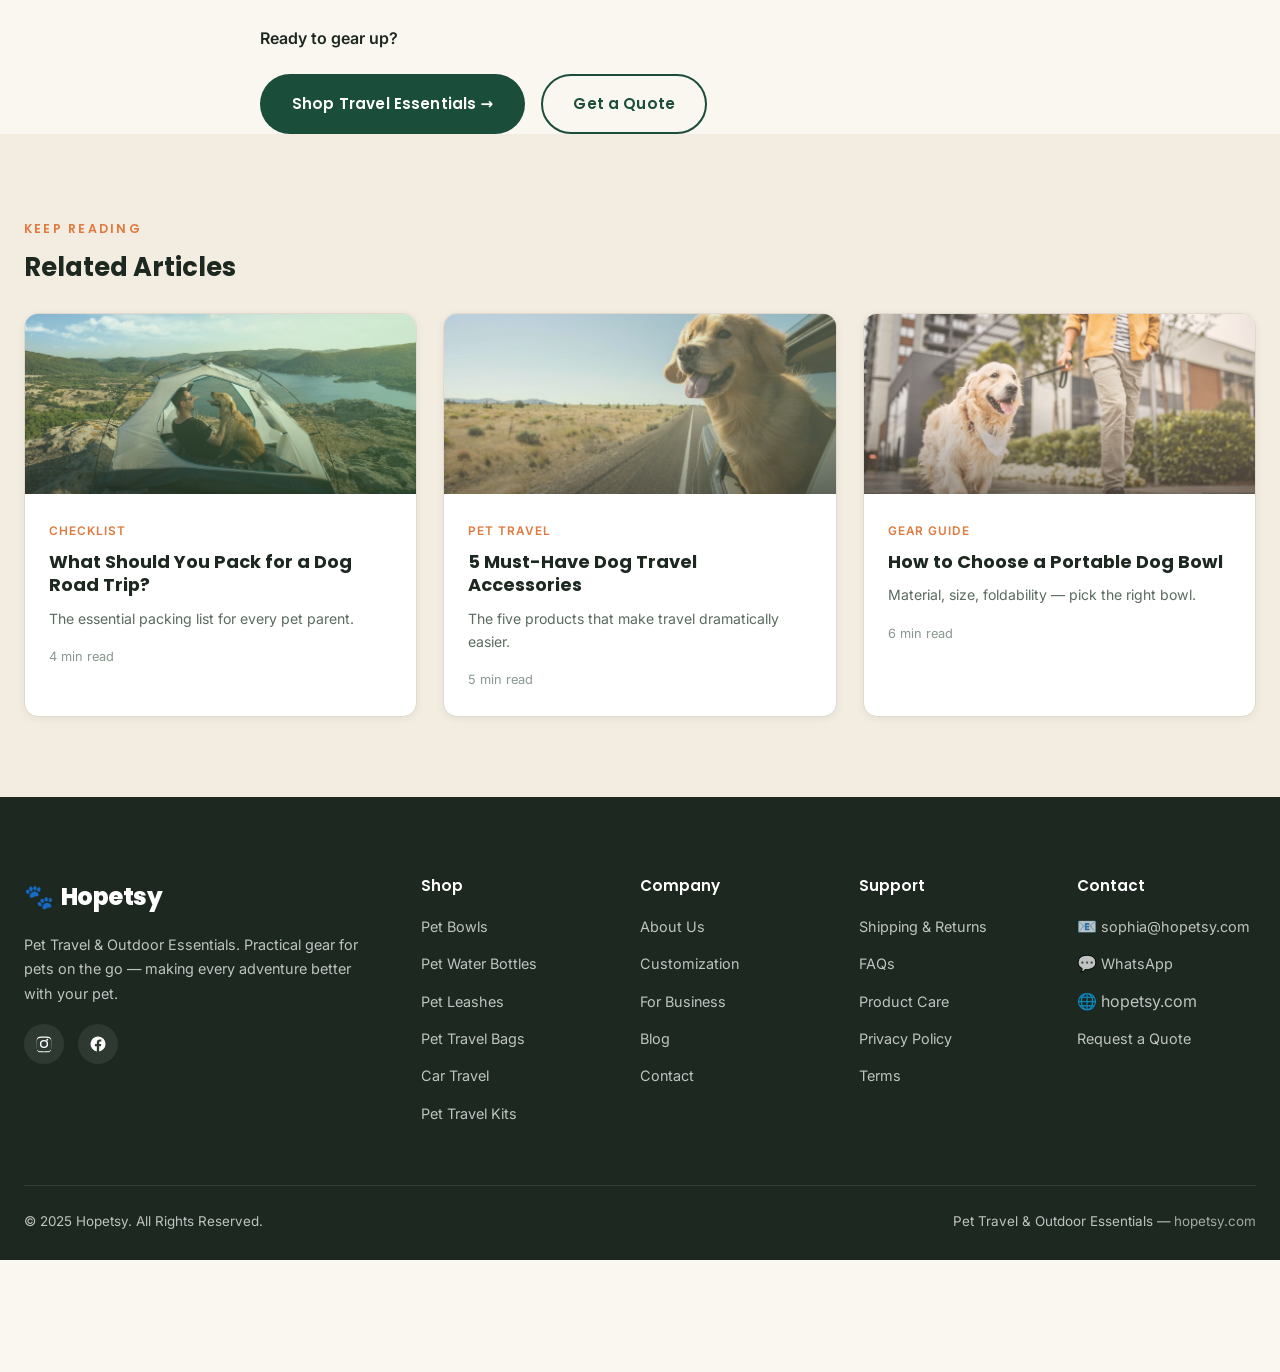
<file: blog-article.html>
<!DOCTYPE html>
<html lang="en">
<head>
<meta charset="UTF-8">
<meta name="viewport" content="width=device-width, initial-scale=1.0">
<title>How to Travel With Your Dog by Car — Hopetsy Blog</title>
<meta name="description" content="A complete guide to road-tripping with your dog: safety restraints, packing list, rest stops, hydration, and the essential travel gear.">
<link rel="icon" href="data:image/svg+xml,<svg xmlns='http://www.w3.org/2000/svg' viewBox='0 0 100 100'><text y='.9em' font-size='90'>🐾</text></svg>">
<link rel="stylesheet" href="css/style.css">
</head>
<body>

<div class="announce">Free shipping on orders over $69 <span>•</span> Worldwide delivery <span>•</span> Small-batch customization available</div>

<header class="header">
  <div class="container nav">
    <a href="index.html" class="logo"><span class="paw">🐾</span>Hopetsy</a>
    <ul class="nav-menu">
      <li><a href="index.html">Home</a></li>
      <li><a href="products.html">Products</a></li>
      <li><a href="index.html#scenarios">Pet Travel</a></li>
      <li><a href="customization.html">Customization</a></li>
      <li><a href="for-business.html">For Business</a></li>
      <li><a href="index.html#story">About</a></li>
      <li><a href="blog.html">Blog</a></li>
    </ul>
    <div class="nav-actions">
      <a href="products.html" class="btn btn--outline nav-cta">Shop</a>
      <a href="get-a-quote.html" class="btn btn--primary nav-cta">Get a Quote</a>
    </div>
    <button class="nav-toggle" aria-label="Open menu"><span></span><span></span><span></span></button>
  </div>
</header>

<div class="mobile-menu">
  <button class="close-mobile">✕</button>
  <a href="index.html">Home</a>
  <a href="products.html">Products</a>
  <a href="customization.html">Customization</a>
  <a href="for-business.html">For Business</a>
  <a href="blog.html">Blog</a>
  <a href="get-a-quote.html" class="btn btn--primary" style="margin-top:24px;display:inline-block">Get a Quote</a>
</div>

<!-- ARTICLE HEADER -->
<section class="page-hero">
  <div class="container">
    <div class="breadcrumb"><a href="index.html">Home</a> / <a href="blog.html">Blog</a> / How to Travel With Your Dog by Car</div>
    <span class="eyebrow" style="color:var(--terra)">Pet Travel</span>
    <h1 style="font-size:clamp(1.8rem,4vw,2.8rem);margin-top:10px">How to Travel With Your Dog by Car</h1>
    <p style="max-width:640px;margin-top:12px">Everything you need for a safe, comfortable road trip — from restraints to rest stops to what to pack.</p>
  </div>
</section>

<!-- ARTICLE BODY -->
<article class="section">
  <div class="container">
    <div class="article-body">
      <div style="display:flex;gap:20px;align-items:center;margin-bottom:32px;color:var(--slate);font-size:0.9rem;border-bottom:1px solid var(--line);padding-bottom:20px">
        <span>📅 Updated 2025</span>
        <span>⏱️ 5 min read</span>
        <span>✍️ By Hopetsy Team</span>
      </div>

      <p>Taking your dog on a road trip is one of the best parts of pet ownership — the excited tail wags, the new smells, the photos. But without the right preparation, it can also be stressful and even dangerous. This guide walks through everything you need to travel safely and comfortably with your dog by car.</p>

      <h2>1. Secure Your Dog in the Car</h2>
      <p>The most important rule of car travel with a dog is restraint. An unrestrained dog is a distraction and a danger — in a sudden stop, even a small dog becomes a projectile. There are two main options:</p>
      <ul>
        <li><strong>Car seatbelt leash:</strong> A short, padded leash that clips to your dog's harness and the seatbelt buckle. Great for well-behaved dogs who like to sit and watch the road.</li>
        <li><strong>Pet carrier:</strong> The safest option, especially for smaller dogs. Secure the carrier with the seatbelt or place it on the floor behind the front seats.</li>
      </ul>
      <p>Never let your dog ride in the front passenger seat with an active airbag — the force of deployment can be fatal for pets.</p>

      <div class="article-callout">
        <p>💡 <strong>Pro tip:</strong> A <a href="products.html#car" style="color:var(--terra)">car seatbelt leash</a> is one of the most affordable safety upgrades you can make. It costs less than a single vet visit and could save your dog's life.</p>
      </div>

      <h2>2. Pack the Essentials</h2>
      <p>Here's a packing checklist for a dog road trip. You don't need everything on every trip, but having a dedicated "dog travel bag" makes leaving easy:</p>
      <ul>
        <li><strong>Food & bowls:</strong> Pre-measure food into baggies. A collapsible bowl saves huge amounts of space.</li>
        <li><strong>Water & water bottle:</strong> Bring water from home — some dogs get upset stomachs from unfamiliar tap water on the road.</li>
        <li><strong>Leash & waste bags:</strong> Always have extras. Rest stops and trailheads may not stock them.</li>
        <li><strong>Favorite toy or blanket:</strong> Familiar smells help anxious dogs settle in unfamiliar places.</li>
        <li><strong>Vaccination records:</strong> Some hotels, campgrounds, and borders require proof.</li>
      </ul>

      <div class="article-callout">
        <p>If you're planning a road trip with your dog, a <a href="products.html#bottles" style="color:var(--terra)">portable water bottle</a> and <a href="product-collapsible-bowl.html" style="color:var(--terra)">collapsible bowl</a> can help reduce the amount of space your pet gear takes up — while making sure your dog stays hydrated and fed at every stop.</p>
      </div>

      <h2>3. Plan Your Rest Stops</h2>
      <p>Dogs need a break every 2–3 hours — to stretch, relieve themselves, and drink water. Plan your route with rest stops in mind:</p>
      <ul>
        <li>Look for rest areas with grass, not just gas stations on concrete.</li>
        <li>Avoid leaving your dog alone in the car, especially in warm weather. Car interiors can reach dangerous temperatures in minutes.</li>
        <li>Keep the leash on at every stop — even well-trained dogs can spook at highway noise.</li>
      </ul>

      <h2>4. Keep Your Dog Hydrated</h2>
      <p>Dehydration sneaks up fast on the road. Signs include excessive panting, dry gums, lethargy, and sunken eyes. To prevent it:</p>
      <ul>
        <li>Offer water at every rest stop — don't wait for your dog to seem thirsty.</li>
        <li>Use a no-spill travel water bottle for one-handed dispensing while walking.</li>
        <li>In hot weather, freeze water bottles overnight so they melt slowly through the day.</li>
      </ul>

      <h2>5. Protect Your Car</h2>
      <p>Mud, fur, and the occasional accident are part of traveling with dogs. A waterproof seat cover catches all of it and can be pulled off and shaken clean at any stop. For heavy shedders, a full hammock-style cover also protects your doors.</p>

      <h2>6. Build a Travel Kit</h2>
      <p>The easiest way to be road-trip ready at all times? Assemble a dedicated travel kit that lives in your car. At minimum, include:</p>
      <ul>
        <li>A collapsible silicone bowl</li>
        <li>A portable water bottle</li>
        <li>A car seatbelt leash</li>
        <li>A waste bag holder</li>
      </ul>
      <p>You can <a href="products.html#kits" style="color:var(--terra)">build a pre-bundled travel kit</a> or assemble your own. Either way, the point is to never have to scramble to pack — you're always ready to go.</p>

      <div class="article-callout">
        <p>🧳 <strong>Want to bundle everything?</strong> Hopetsy offers <a href="products.html#kits" style="color:var(--terra)">3-piece, 4-piece, and 5-piece travel kits</a> — or you can build your own custom kit for your brand. <a href="get-a-quote.html" style="color:var(--terra)">Request a quote →</a></p>
      </div>

      <h2>The Bottom Line</h2>
      <p>Traveling with your dog doesn't have to be complicated. With the right restraints, a packed travel bag, and a plan for rest stops, road trips become one of the best things you can do together. Start with the essentials — a safe restraint, a good bowl, a water bottle — and build from there.</p>

      <p style="margin-top:36px;font-weight:600">Ready to gear up?</p>
      <p style="margin-bottom:0">
        <a href="products.html" class="btn btn--dark" style="margin-right:12px">Shop Travel Essentials →</a>
        <a href="get-a-quote.html" class="btn btn--outline">Get a Quote</a>
      </p>
    </div>
  </div>
</section>

<!-- RELATED -->
<section class="section-tight scenario-section">
  <div class="container">
    <div class="sec-head sec-head--left" style="margin-bottom:30px">
      <span class="eyebrow">Keep Reading</span>
      <h2 class="section-title" style="font-size:1.6rem">Related Articles</h2>
    </div>
    <div class="blog-grid">
      <a href="blog.html" class="blog-card">
        <div class="bc-img scn--outdoor">🎒</div>
        <div class="bc-body"><span class="bc-tag">Checklist</span><h3>What Should You Pack for a Dog Road Trip?</h3><p>The essential packing list for every pet parent.</p><div class="bc-meta">4 min read</div></div>
      </a>
      <a href="blog.html" class="blog-card">
        <div class="bc-img scn--road">🚗</div>
        <div class="bc-body"><span class="bc-tag">Pet Travel</span><h3>5 Must-Have Dog Travel Accessories</h3><p>The five products that make travel dramatically easier.</p><div class="bc-meta">5 min read</div></div>
      </a>
      <a href="blog.html" class="blog-card">
        <div class="bc-img scn--walk">🥣</div>
        <div class="bc-body"><span class="bc-tag">Gear Guide</span><h3>How to Choose a Portable Dog Bowl</h3><p>Material, size, foldability — pick the right bowl.</p><div class="bc-meta">6 min read</div></div>
      </a>
    </div>
  </div>
</section>

<footer class="footer">
  <div class="container">
    <div class="footer-grid">
      <div>
        <div class="logo"><span class="paw">🐾</span>Hopetsy</div>
        <p style="max-width:340px">Pet Travel & Outdoor Essentials. Practical gear for pets on the go — making every adventure better with your pet.</p>
        <div class="footer-social">
          <a href="#" aria-label="Instagram"><svg viewBox="0 0 24 24"><path d="M12 2.16c3.2 0 3.58.01 4.85.07 1.17.05 1.8.25 2.23.41.56.22.96.48 1.38.9.42.42.68.82.9 1.38.16.43.36 1.06.41 2.23.06 1.27.07 1.65.07 4.85s-.01 3.58-.07 4.85c-.05 1.17-.25 1.8-.41 2.23-.22.56-.48.96-.9 1.38-.42.42-.82.68-1.38.9-.43.16-1.06.36-2.23.41-1.27.06-1.65.07-4.85.07s-3.58-.01-4.85-.07c-1.17-.05-1.8-.25-2.23-.41a3.72 3.72 0 0 1-1.38-.9 3.72 3.72 0 0 1-.9-1.38c-.16-.43-.36-1.06-.41-2.23C2.17 15.58 2.16 15.2 2.16 12s.01-3.58.07-4.85c.05-1.17.25-1.8.41-2.23.22-.56.48-.96.9-1.38.42-.42.82-.68 1.38-.9.43-.16 1.06-.36 2.23-.41C8.42 2.17 8.8 2.16 12 2.16zm0 1.62c-3.15 0-3.5.01-4.74.07-1.14.05-1.76.24-2.17.4-.55.21-.94.47-1.35.88-.41.41-.67.8-.88 1.35-.16.41-.35 1.03-.4 2.17-.06 1.24-.07 1.59-.07 4.74s.01 3.5.07 4.74c.05 1.14.24 1.76.4 2.17.21.55.47.94.88 1.35.41.41.8.67 1.35.88.41.16 1.03.35 2.17.4 1.24.06 1.59.07 4.74.07s3.5-.01 4.74-.07c1.14-.05 1.76-.24 2.17-.4.55-.21.94-.47 1.35-.88.41-.41.67-.8.88-1.35.16-.41.35-1.03.4-2.17.06-1.24.07-1.59.07-4.74s-.01-3.5-.07-4.74c-.05-1.14-.24-1.76-.4-2.17a3.64 3.64 0 0 0-.88-1.35 3.64 3.64 0 0 0-1.35-.88c-.41-.16-1.03-.35-2.17-.4-1.24-.06-1.59-.07-4.74-.07zm0 2.76a5.46 5.46 0 1 1 0 10.92 5.46 5.46 0 0 1 0-10.92zm0 9a3.54 3.54 0 1 0 0-7.08 3.54 3.54 0 0 0 0 7.08zm5.69-9.22a1.27 1.27 0 1 1-2.55 0 1.27 1.27 0 0 1 2.55 0z"/></svg></a>
          <a href="#" aria-label="Facebook"><svg viewBox="0 0 24 24"><path d="M22 12a10 10 0 1 0-11.56 9.88v-6.99H7.9V12h2.54V9.8c0-2.5 1.49-3.89 3.78-3.89 1.09 0 2.23.2 2.23.2v2.46h-1.26c-1.24 0-1.63.77-1.63 1.56V12h2.78l-.44 2.89h-2.34v6.99A10 10 0 0 0 22 12z"/></svg></a>
        </div>
      </div>
      <div><h4>Shop</h4><ul class="footer-links"><li><a href="products.html#bowls">Pet Bowls</a></li><li><a href="products.html#bottles">Pet Water Bottles</a></li><li><a href="products.html#leashes">Pet Leashes</a></li><li><a href="products.html#bags">Pet Travel Bags</a></li><li><a href="products.html#car">Car Travel</a></li><li><a href="products.html#kits">Pet Travel Kits</a></li></ul></div>
      <div><h4>Company</h4><ul class="footer-links"><li><a href="index.html#story">About Us</a></li><li><a href="customization.html">Customization</a></li><li><a href="for-business.html">For Business</a></li><li><a href="blog.html">Blog</a></li><li><a href="get-a-quote.html">Contact</a></li></ul></div>
      <div><h4>Support</h4><ul class="footer-links"><li><a href="#">Shipping & Returns</a></li><li><a href="#">FAQs</a></li><li><a href="#">Product Care</a></li><li><a href="#">Privacy Policy</a></li><li><a href="#">Terms</a></li></ul></div>
      <div><h4>Contact</h4><ul class="footer-links"><li>📧 sophia@hopetsy.com</li><li>💬 WhatsApp</li><li>🌐 hopetsy.com</li><li><a href="get-a-quote.html">Request a Quote</a></li></ul></div>
    </div>
    <div class="footer-bottom"><span>© 2025 Hopetsy. All Rights Reserved.</span><span>Pet Travel & Outdoor Essentials — <a href="#">hopetsy.com</a></span></div>
  </div>
</footer>

<a href="get-a-quote.html" class="wa-float" aria-label="Chat on WhatsApp">💬</a>
<script src="js/main.js"></script>
</body>
</html>
</file>
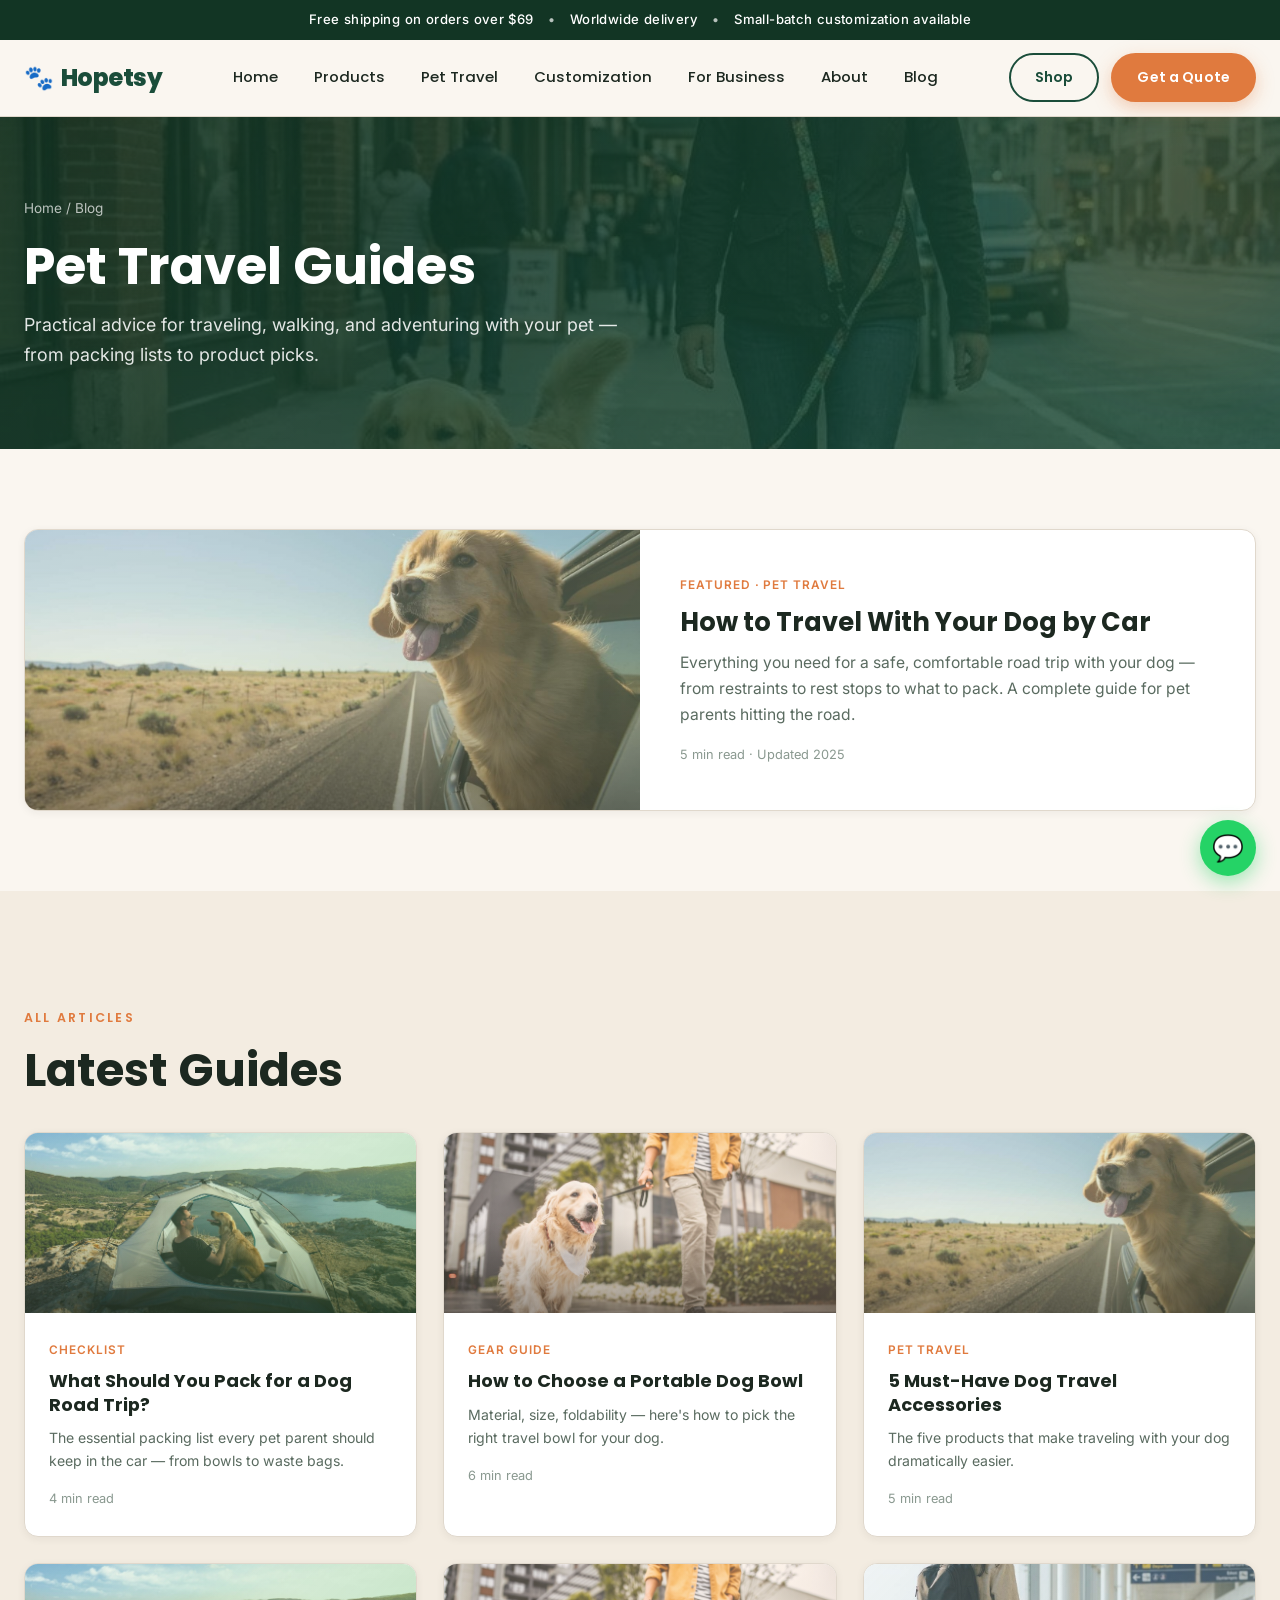
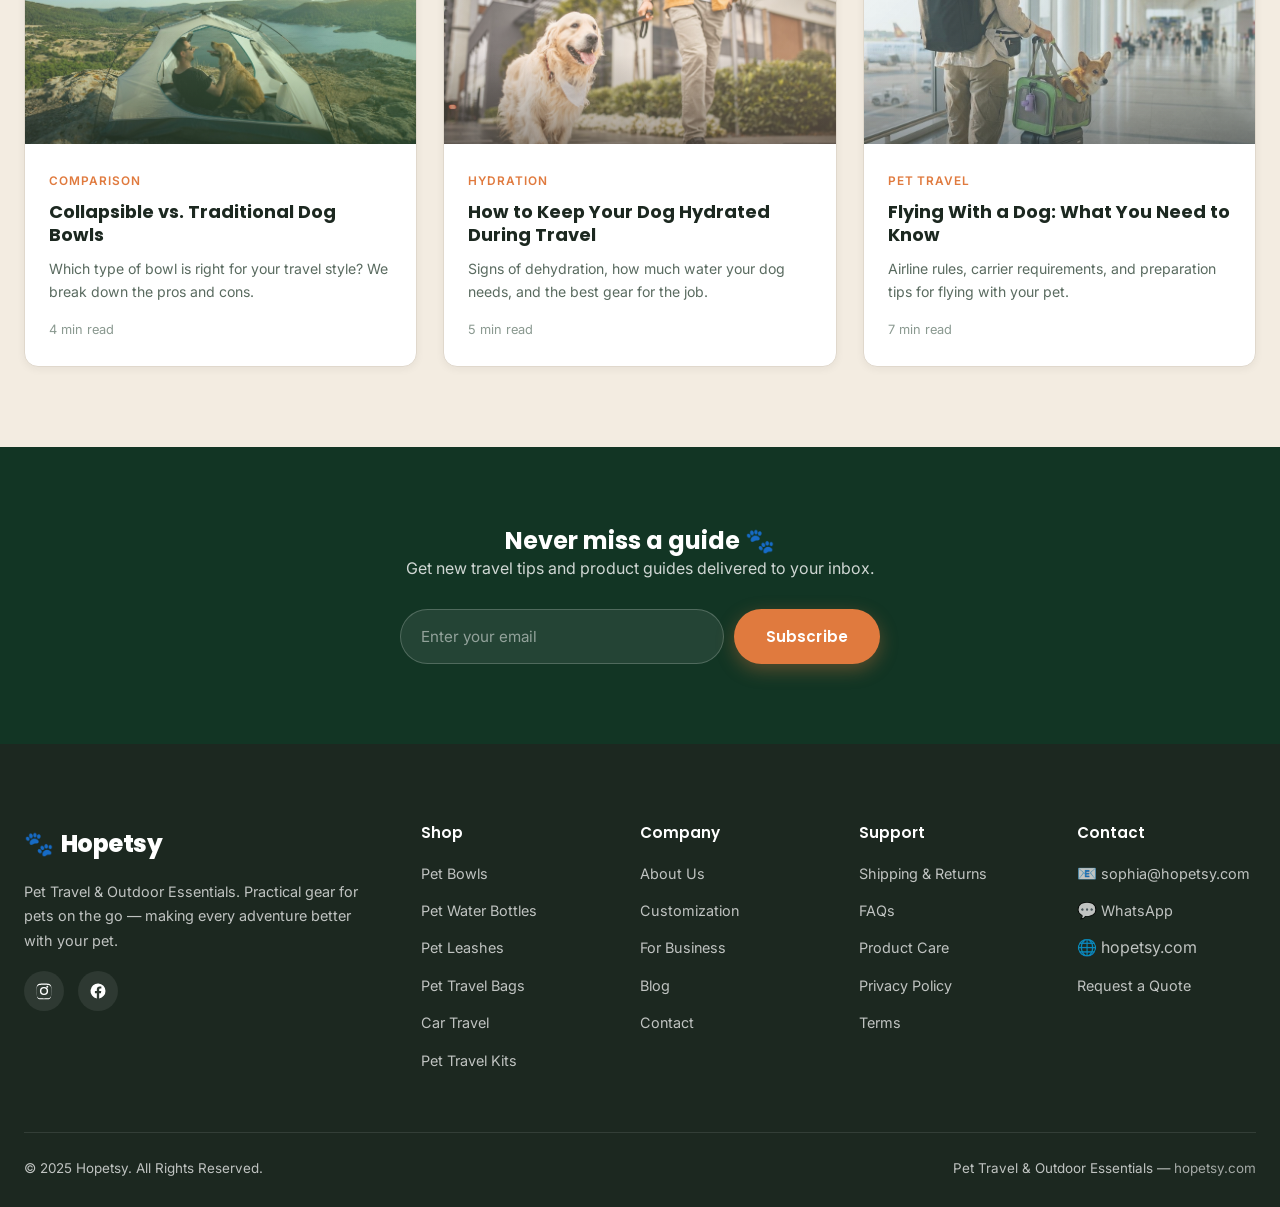
<file: blog.html>
<!DOCTYPE html>
<html lang="en">
<head>
<meta charset="UTF-8">
<meta name="viewport" content="width=device-width, initial-scale=1.0">
<title>Blog — Pet Travel Guides | Hopetsy</title>
<meta name="description" content="Practical pet travel tips and guides: how to travel with your dog by car, packing lists, must-have accessories, choosing portable bowls, and more.">
<link rel="icon" href="data:image/svg+xml,<svg xmlns='http://www.w3.org/2000/svg' viewBox='0 0 100 100'><text y='.9em' font-size='90'>🐾</text></svg>">
<link rel="stylesheet" href="css/style.css">
</head>
<body>

<div class="announce">Free shipping on orders over $69 <span>•</span> Worldwide delivery <span>•</span> Small-batch customization available</div>

<header class="header">
  <div class="container nav">
    <a href="index.html" class="logo"><span class="paw">🐾</span>Hopetsy</a>
    <ul class="nav-menu">
      <li><a href="index.html">Home</a></li>
      <li><a href="products.html">Products</a></li>
      <li><a href="index.html#scenarios">Pet Travel</a></li>
      <li><a href="customization.html">Customization</a></li>
      <li><a href="for-business.html">For Business</a></li>
      <li><a href="index.html#story">About</a></li>
      <li><a href="blog.html">Blog</a></li>
    </ul>
    <div class="nav-actions">
      <a href="products.html" class="btn btn--outline nav-cta">Shop</a>
      <a href="get-a-quote.html" class="btn btn--primary nav-cta">Get a Quote</a>
    </div>
    <button class="nav-toggle" aria-label="Open menu"><span></span><span></span><span></span></button>
  </div>
</header>

<div class="mobile-menu">
  <button class="close-mobile">✕</button>
  <a href="index.html">Home</a>
  <a href="products.html">Products</a>
  <a href="customization.html">Customization</a>
  <a href="for-business.html">For Business</a>
  <a href="blog.html">Blog</a>
  <a href="get-a-quote.html" class="btn btn--primary" style="margin-top:24px;display:inline-block">Get a Quote</a>
</div>

<!-- PAGE HERO -->
<section class="page-hero">
  <div class="container">
    <div class="breadcrumb"><a href="index.html">Home</a> / Blog</div>
    <h1>Pet Travel Guides</h1>
    <p>Practical advice for traveling, walking, and adventuring with your pet — from packing lists to product picks.</p>
  </div>
</section>

<!-- FEATURED ARTICLE -->
<section class="section-tight">
  <div class="container">
    <a href="blog-article.html" class="blog-card" style="display:grid;grid-template-columns:1fr 1fr;gap:0;max-width:none">
      <div class="bc-img scn--road" style="height:100%;min-height:280px"></div>
      <div class="bc-body" style="padding:40px">
        <span class="bc-tag">Featured · Pet Travel</span>
        <h2 style="font-size:1.6rem;margin:12px 0">How to Travel With Your Dog by Car</h2>
        <p style="font-size:0.98rem;margin-bottom:16px">Everything you need for a safe, comfortable road trip with your dog — from restraints to rest stops to what to pack. A complete guide for pet parents hitting the road.</p>
        <div class="bc-meta">5 min read · Updated 2025</div>
      </div>
    </a>
  </div>
</section>

<!-- ARTICLE GRID -->
<section class="section-tight scenario-section" style="padding-top:var(--space-2xl)">
  <div class="container">
    <div class="sec-head sec-head--left" style="margin-bottom:36px">
      <span class="eyebrow">All Articles</span>
      <h2 class="section-title">Latest Guides</h2>
    </div>
    <div class="blog-grid">
      <a href="blog.html" class="blog-card">
        <div class="bc-img scn--outdoor">🎒</div>
        <div class="bc-body">
          <span class="bc-tag">Checklist</span>
          <h3>What Should You Pack for a Dog Road Trip?</h3>
          <p>The essential packing list every pet parent should keep in the car — from bowls to waste bags.</p>
          <div class="bc-meta">4 min read</div>
        </div>
      </a>
      <a href="blog.html" class="blog-card">
        <div class="bc-img scn--walk">🥣</div>
        <div class="bc-body">
          <span class="bc-tag">Gear Guide</span>
          <h3>How to Choose a Portable Dog Bowl</h3>
          <p>Material, size, foldability — here's how to pick the right travel bowl for your dog.</p>
          <div class="bc-meta">6 min read</div>
        </div>
      </a>
      <a href="blog.html" class="blog-card">
        <div class="bc-img scn--road">🚗</div>
        <div class="bc-body">
          <span class="bc-tag">Pet Travel</span>
          <h3>5 Must-Have Dog Travel Accessories</h3>
          <p>The five products that make traveling with your dog dramatically easier.</p>
          <div class="bc-meta">5 min read</div>
        </div>
      </a>
      <a href="blog.html" class="blog-card">
        <div class="bc-img scn--outdoor">🥣</div>
        <div class="bc-body">
          <span class="bc-tag">Comparison</span>
          <h3>Collapsible vs. Traditional Dog Bowls</h3>
          <p>Which type of bowl is right for your travel style? We break down the pros and cons.</p>
          <div class="bc-meta">4 min read</div>
        </div>
      </a>
      <a href="blog.html" class="blog-card">
        <div class="bc-img scn--walk">💧</div>
        <div class="bc-body">
          <span class="bc-tag">Hydration</span>
          <h3>How to Keep Your Dog Hydrated During Travel</h3>
          <p>Signs of dehydration, how much water your dog needs, and the best gear for the job.</p>
          <div class="bc-meta">5 min read</div>
        </div>
      </a>
      <a href="blog.html" class="blog-card">
        <div class="bc-img scn--travel">✈️</div>
        <div class="bc-body">
          <span class="bc-tag">Pet Travel</span>
          <h3>Flying With a Dog: What You Need to Know</h3>
          <p>Airline rules, carrier requirements, and preparation tips for flying with your pet.</p>
          <div class="bc-meta">7 min read</div>
        </div>
      </a>
    </div>
  </div>
</section>

<!-- NEWSLETTER -->
<section class="newsletter">
  <div class="container">
    <h2>Never miss a guide 🐾</h2>
    <p>Get new travel tips and product guides delivered to your inbox.</p>
    <form class="newsletter-form">
      <input type="email" placeholder="Enter your email" required>
      <button type="submit" class="btn btn--primary">Subscribe</button>
    </form>
  </div>
</section>

<footer class="footer">
  <div class="container">
    <div class="footer-grid">
      <div>
        <div class="logo"><span class="paw">🐾</span>Hopetsy</div>
        <p style="max-width:340px">Pet Travel & Outdoor Essentials. Practical gear for pets on the go — making every adventure better with your pet.</p>
        <div class="footer-social">
          <a href="#" aria-label="Instagram"><svg viewBox="0 0 24 24"><path d="M12 2.16c3.2 0 3.58.01 4.85.07 1.17.05 1.8.25 2.23.41.56.22.96.48 1.38.9.42.42.68.82.9 1.38.16.43.36 1.06.41 2.23.06 1.27.07 1.65.07 4.85s-.01 3.58-.07 4.85c-.05 1.17-.25 1.8-.41 2.23-.22.56-.48.96-.9 1.38-.42.42-.82.68-1.38.9-.43.16-1.06.36-2.23.41-1.27.06-1.65.07-4.85.07s-3.58-.01-4.85-.07c-1.17-.05-1.8-.25-2.23-.41a3.72 3.72 0 0 1-1.38-.9 3.72 3.72 0 0 1-.9-1.38c-.16-.43-.36-1.06-.41-2.23C2.17 15.58 2.16 15.2 2.16 12s.01-3.58.07-4.85c.05-1.17.25-1.8.41-2.23.22-.56.48-.96.9-1.38.42-.42.82-.68 1.38-.9.43-.16 1.06-.36 2.23-.41C8.42 2.17 8.8 2.16 12 2.16zm0 1.62c-3.15 0-3.5.01-4.74.07-1.14.05-1.76.24-2.17.4-.55.21-.94.47-1.35.88-.41.41-.67.8-.88 1.35-.16.41-.35 1.03-.4 2.17-.06 1.24-.07 1.59-.07 4.74s.01 3.5.07 4.74c.05 1.14.24 1.76.4 2.17.21.55.47.94.88 1.35.41.41.8.67 1.35.88.41.16 1.03.35 2.17.4 1.24.06 1.59.07 4.74.07s3.5-.01 4.74-.07c1.14-.05 1.76-.24 2.17-.4.55-.21.94-.47 1.35-.88.41-.41.67-.8.88-1.35.16-.41.35-1.03.4-2.17.06-1.24.07-1.59.07-4.74s-.01-3.5-.07-4.74c-.05-1.14-.24-1.76-.4-2.17a3.64 3.64 0 0 0-.88-1.35 3.64 3.64 0 0 0-1.35-.88c-.41-.16-1.03-.35-2.17-.4-1.24-.06-1.59-.07-4.74-.07zm0 2.76a5.46 5.46 0 1 1 0 10.92 5.46 5.46 0 0 1 0-10.92zm0 9a3.54 3.54 0 1 0 0-7.08 3.54 3.54 0 0 0 0 7.08zm5.69-9.22a1.27 1.27 0 1 1-2.55 0 1.27 1.27 0 0 1 2.55 0z"/></svg></a>
          <a href="#" aria-label="Facebook"><svg viewBox="0 0 24 24"><path d="M22 12a10 10 0 1 0-11.56 9.88v-6.99H7.9V12h2.54V9.8c0-2.5 1.49-3.89 3.78-3.89 1.09 0 2.23.2 2.23.2v2.46h-1.26c-1.24 0-1.63.77-1.63 1.56V12h2.78l-.44 2.89h-2.34v6.99A10 10 0 0 0 22 12z"/></svg></a>
        </div>
      </div>
      <div><h4>Shop</h4><ul class="footer-links"><li><a href="products.html#bowls">Pet Bowls</a></li><li><a href="products.html#bottles">Pet Water Bottles</a></li><li><a href="products.html#leashes">Pet Leashes</a></li><li><a href="products.html#bags">Pet Travel Bags</a></li><li><a href="products.html#car">Car Travel</a></li><li><a href="products.html#kits">Pet Travel Kits</a></li></ul></div>
      <div><h4>Company</h4><ul class="footer-links"><li><a href="index.html#story">About Us</a></li><li><a href="customization.html">Customization</a></li><li><a href="for-business.html">For Business</a></li><li><a href="blog.html">Blog</a></li><li><a href="get-a-quote.html">Contact</a></li></ul></div>
      <div><h4>Support</h4><ul class="footer-links"><li><a href="#">Shipping & Returns</a></li><li><a href="#">FAQs</a></li><li><a href="#">Product Care</a></li><li><a href="#">Privacy Policy</a></li><li><a href="#">Terms</a></li></ul></div>
      <div><h4>Contact</h4><ul class="footer-links"><li>📧 sophia@hopetsy.com</li><li>💬 WhatsApp</li><li>🌐 hopetsy.com</li><li><a href="get-a-quote.html">Request a Quote</a></li></ul></div>
    </div>
    <div class="footer-bottom"><span>© 2025 Hopetsy. All Rights Reserved.</span><span>Pet Travel & Outdoor Essentials — <a href="#">hopetsy.com</a></span></div>
  </div>
</footer>

<a href="get-a-quote.html" class="wa-float" aria-label="Chat on WhatsApp">💬</a>
<script src="js/main.js"></script>
</body>
</html>
</file>
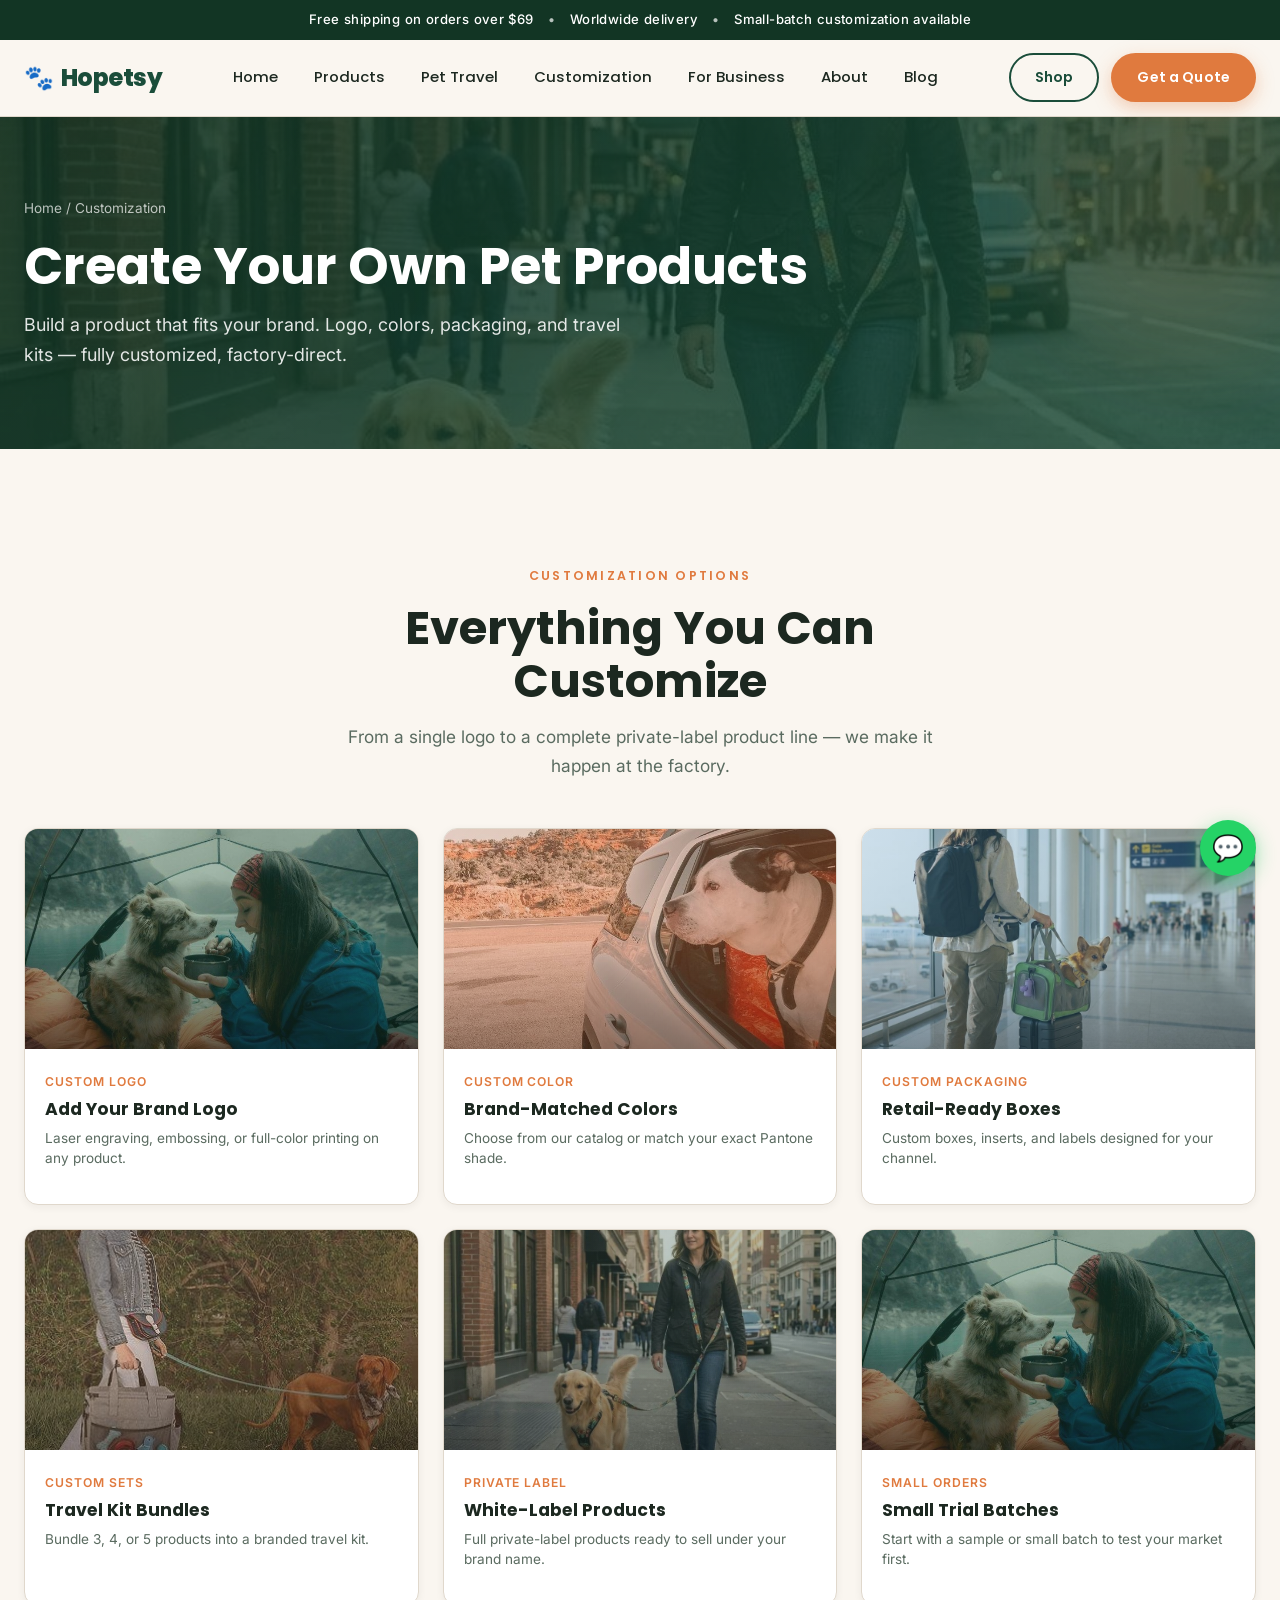
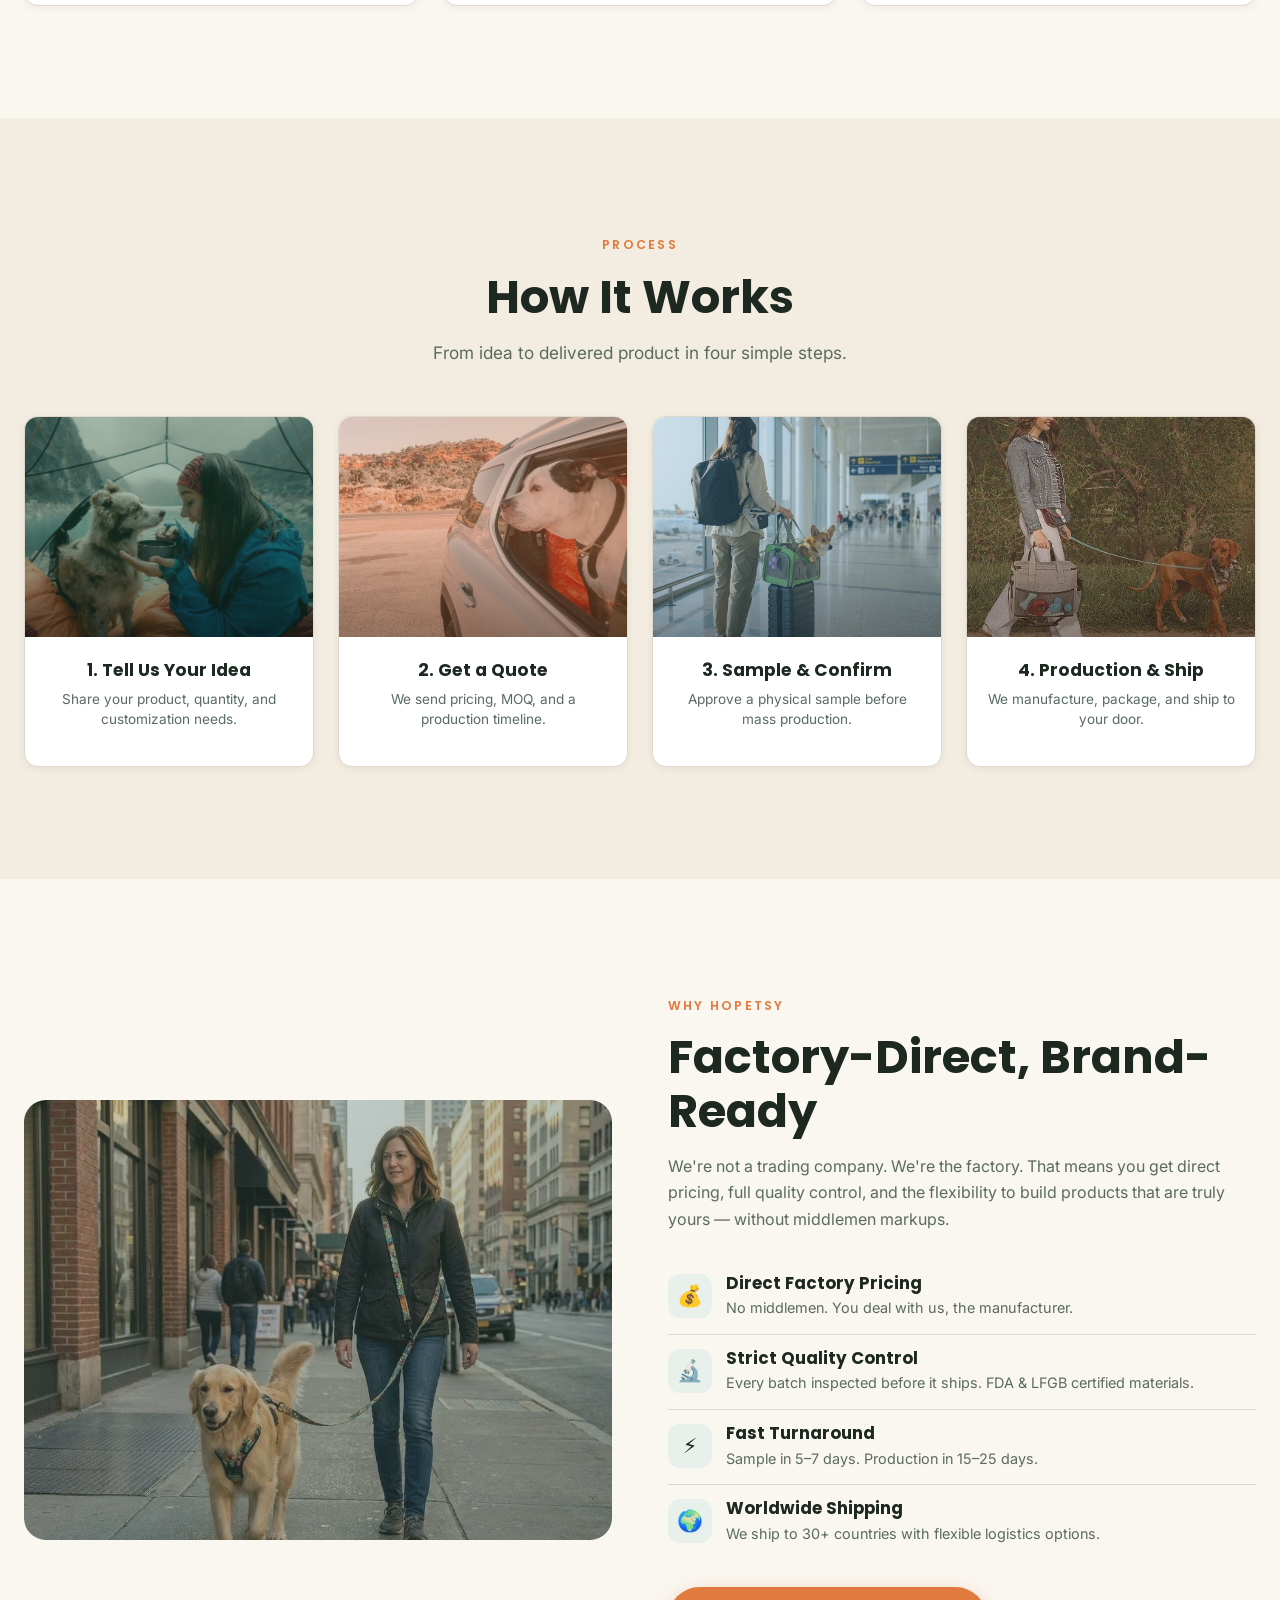
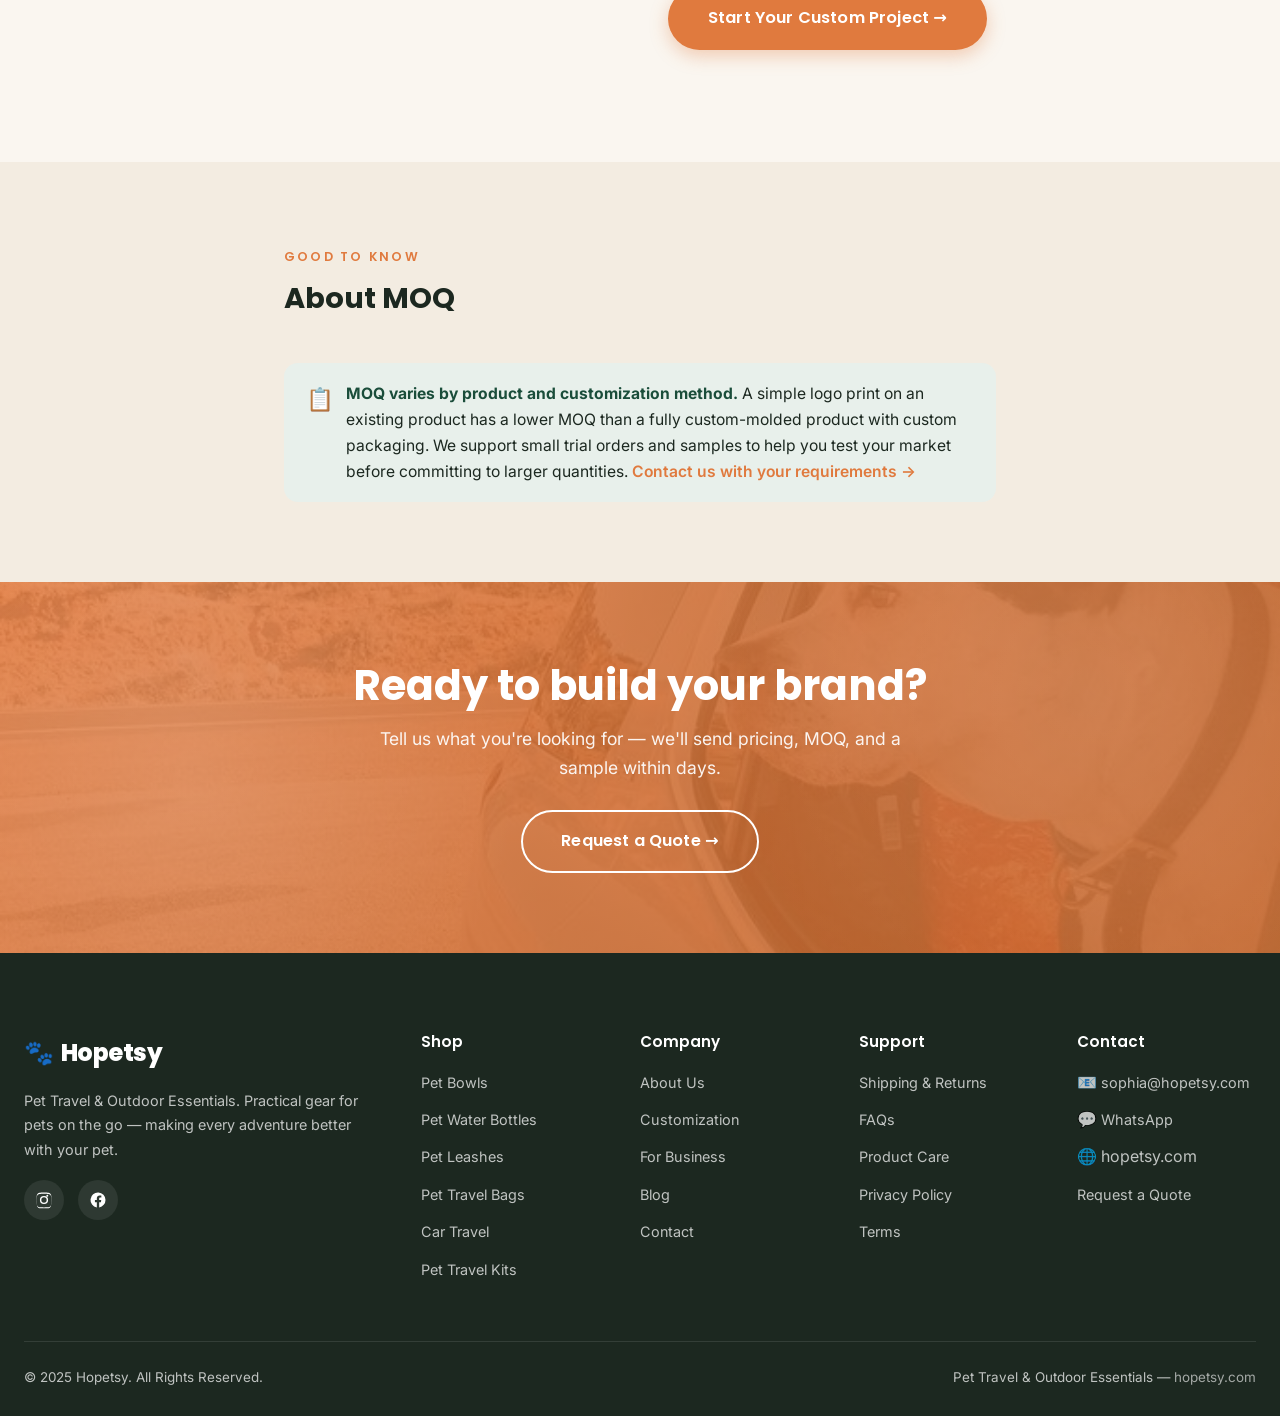
<file: customization.html>
<!DOCTYPE html>
<html lang="en">
<head>
<meta charset="UTF-8">
<meta name="viewport" content="width=device-width, initial-scale=1.0">
<title>Customization — Hopetsy</title>
<meta name="description" content="Create your own pet products. Custom logo, colors, packaging, travel kits, and private label. Small trial orders welcome.">
<link rel="icon" href="data:image/svg+xml,<svg xmlns='http://www.w3.org/2000/svg' viewBox='0 0 100 100'><text y='.9em' font-size='90'>🐾</text></svg>">
<link rel="stylesheet" href="css/style.css">
</head>
<body>

<div class="announce">Free shipping on orders over $69 <span>•</span> Worldwide delivery <span>•</span> Small-batch customization available</div>

<header class="header">
  <div class="container nav">
    <a href="index.html" class="logo"><span class="paw">🐾</span>Hopetsy</a>
    <ul class="nav-menu">
      <li><a href="index.html">Home</a></li>
      <li><a href="products.html">Products</a></li>
      <li><a href="index.html#scenarios">Pet Travel</a></li>
      <li><a href="customization.html">Customization</a></li>
      <li><a href="for-business.html">For Business</a></li>
      <li><a href="index.html#story">About</a></li>
      <li><a href="blog.html">Blog</a></li>
    </ul>
    <div class="nav-actions">
      <a href="products.html" class="btn btn--outline nav-cta">Shop</a>
      <a href="get-a-quote.html" class="btn btn--primary nav-cta">Get a Quote</a>
    </div>
    <button class="nav-toggle" aria-label="Open menu"><span></span><span></span><span></span></button>
  </div>
</header>

<div class="mobile-menu">
  <button class="close-mobile">✕</button>
  <a href="index.html">Home</a>
  <a href="products.html">Products</a>
  <a href="customization.html">Customization</a>
  <a href="for-business.html">For Business</a>
  <a href="blog.html">Blog</a>
  <a href="get-a-quote.html" class="btn btn--primary" style="margin-top:24px;display:inline-block">Get a Quote</a>
</div>

<!-- PAGE HERO -->
<section class="page-hero">
  <div class="container">
    <div class="breadcrumb"><a href="index.html">Home</a> / Customization</div>
    <h1>Create Your Own Pet Products</h1>
    <p>Build a product that fits your brand. Logo, colors, packaging, and travel kits — fully customized, factory-direct.</p>
  </div>
</section>

<!-- CUSTOM OPTIONS -->
<section class="section">
  <div class="container">
    <div class="sec-head">
      <span class="eyebrow">Customization Options</span>
      <h2 class="section-title">Everything You Can Customize</h2>
      <p class="section-sub">From a single logo to a complete private-label product line — we make it happen at the factory.</p>
    </div>
    <div class="product-grid" style="grid-template-columns:repeat(3,1fr)">
      <div class="product-card">
        <div class="pc-img pc--green">🏷️</div>
        <div class="pc-body"><span class="pc-cat">Custom Logo</span><h3>Add Your Brand Logo</h3><p class="pc-desc">Laser engraving, embossing, or full-color printing on any product.</p></div>
      </div>
      <div class="product-card">
        <div class="pc-img pc--orange">🎨</div>
        <div class="pc-body"><span class="pc-cat">Custom Color</span><h3>Brand-Matched Colors</h3><p class="pc-desc">Choose from our catalog or match your exact Pantone shade.</p></div>
      </div>
      <div class="product-card">
        <div class="pc-img pc--blue">📦</div>
        <div class="pc-body"><span class="pc-cat">Custom Packaging</span><h3>Retail-Ready Boxes</h3><p class="pc-desc">Custom boxes, inserts, and labels designed for your channel.</p></div>
      </div>
      <div class="product-card">
        <div class="pc-img pc--brown">🧩</div>
        <div class="pc-body"><span class="pc-cat">Custom Sets</span><h3>Travel Kit Bundles</h3><p class="pc-desc">Bundle 3, 4, or 5 products into a branded travel kit.</p></div>
      </div>
      <div class="product-card">
        <div class="pc-img pc--sage">🏷️</div>
        <div class="pc-body"><span class="pc-cat">Private Label</span><h3>White-Label Products</h3><p class="pc-desc">Full private-label products ready to sell under your brand name.</p></div>
      </div>
      <div class="product-card">
        <div class="pc-img pc--green">🔬</div>
        <div class="pc-body"><span class="pc-cat">Small Orders</span><h3>Small Trial Batches</h3><p class="pc-desc">Start with a sample or small batch to test your market first.</p></div>
      </div>
    </div>
  </div>
</section>

<!-- HOW IT WORKS -->
<section class="section scenario-section">
  <div class="container">
    <div class="sec-head">
      <span class="eyebrow">Process</span>
      <h2 class="section-title">How It Works</h2>
      <p class="section-sub">From idea to delivered product in four simple steps.</p>
    </div>
    <div class="product-grid" style="grid-template-columns:repeat(4,1fr)">
      <div class="product-card">
        <div class="pc-img pc--green">💬</div>
        <div class="pc-body" style="text-align:center"><h3>1. Tell Us Your Idea</h3><p class="pc-desc">Share your product, quantity, and customization needs.</p></div>
      </div>
      <div class="product-card">
        <div class="pc-img pc--orange">📐</div>
        <div class="pc-body" style="text-align:center"><h3>2. Get a Quote</h3><p class="pc-desc">We send pricing, MOQ, and a production timeline.</p></div>
      </div>
      <div class="product-card">
        <div class="pc-img pc--blue">🏭</div>
        <div class="pc-body" style="text-align:center"><h3>3. Sample & Confirm</h3><p class="pc-desc">Approve a physical sample before mass production.</p></div>
      </div>
      <div class="product-card">
        <div class="pc-img pc--brown">📦</div>
        <div class="pc-body" style="text-align:center"><h3>4. Production & Ship</h3><p class="pc-desc">We manufacture, package, and ship to your door.</p></div>
      </div>
    </div>
  </div>
</section>

<!-- WHY CUSTOMIZE WITH HOPETSY -->
<section class="section">
  <div class="container">
    <div class="split">
      <div class="split-visual pc--sage" data-reveal>
        <span class="big-emoji">🏭</span>
      </div>
      <div data-reveal>
        <span class="eyebrow">Why Hopetsy</span>
        <h2 class="section-title">Factory-Direct, Brand-Ready</h2>
        <p style="color:var(--slate);margin-bottom:28px">We're not a trading company. We're the factory. That means you get direct pricing, full quality control, and the flexibility to build products that are truly yours — without middlemen markups.</p>
        <ul class="feature-list">
          <li><div class="fl-icon">💰</div><div class="fl-body"><h4>Direct Factory Pricing</h4><p>No middlemen. You deal with us, the manufacturer.</p></div></li>
          <li><div class="fl-icon">🔬</div><div class="fl-body"><h4>Strict Quality Control</h4><p>Every batch inspected before it ships. FDA & LFGB certified materials.</p></div></li>
          <li><div class="fl-icon">⚡</div><div class="fl-body"><h4>Fast Turnaround</h4><p>Sample in 5–7 days. Production in 15–25 days.</p></div></li>
          <li><div class="fl-icon">🌍</div><div class="fl-body"><h4>Worldwide Shipping</h4><p>We ship to 30+ countries with flexible logistics options.</p></div></li>
        </ul>
        <a href="get-a-quote.html" class="btn btn--primary btn--lg">Start Your Custom Project →</a>
      </div>
    </div>
  </div>
</section>

<!-- MOQ NOTE -->
<section class="section-tight scenario-section">
  <div class="container" style="max-width:760px">
    <div class="sec-head sec-head--left">
      <span class="eyebrow">Good to Know</span>
      <h2 class="section-title" style="font-size:1.8rem">About MOQ</h2>
    </div>
    <div class="pdp-note" style="font-size:0.98rem">
      <span class="pn-emoji">📋</span>
      <div><strong>MOQ varies by product and customization method.</strong> A simple logo print on an existing product has a lower MOQ than a fully custom-molded product with custom packaging. We support small trial orders and samples to help you test your market before committing to larger quantities. <a href="get-a-quote.html" style="color:var(--terra);font-weight:600">Contact us with your requirements →</a></div>
    </div>
  </div>
</section>

<!-- CTA -->
<section class="cta-band">
  <div class="container" style="position:relative">
    <h2>Ready to build your brand?</h2>
    <p>Tell us what you're looking for — we'll send pricing, MOQ, and a sample within days.</p>
    <a href="get-a-quote.html" class="btn btn--ghost btn--lg">Request a Quote →</a>
  </div>
</section>

<footer class="footer">
  <div class="container">
    <div class="footer-grid">
      <div>
        <div class="logo"><span class="paw">🐾</span>Hopetsy</div>
        <p style="max-width:340px">Pet Travel & Outdoor Essentials. Practical gear for pets on the go — making every adventure better with your pet.</p>
        <div class="footer-social">
          <a href="#" aria-label="Instagram"><svg viewBox="0 0 24 24"><path d="M12 2.16c3.2 0 3.58.01 4.85.07 1.17.05 1.8.25 2.23.41.56.22.96.48 1.38.9.42.42.68.82.9 1.38.16.43.36 1.06.41 2.23.06 1.27.07 1.65.07 4.85s-.01 3.58-.07 4.85c-.05 1.17-.25 1.8-.41 2.23-.22.56-.48.96-.9 1.38-.42.42-.82.68-1.38.9-.43.16-1.06.36-2.23.41-1.27.06-1.65.07-4.85.07s-3.58-.01-4.85-.07c-1.17-.05-1.8-.25-2.23-.41a3.72 3.72 0 0 1-1.38-.9 3.72 3.72 0 0 1-.9-1.38c-.16-.43-.36-1.06-.41-2.23C2.17 15.58 2.16 15.2 2.16 12s.01-3.58.07-4.85c.05-1.17.25-1.8.41-2.23.22-.56.48-.96.9-1.38.42-.42.82-.68 1.38-.9.43-.16 1.06-.36 2.23-.41C8.42 2.17 8.8 2.16 12 2.16zm0 1.62c-3.15 0-3.5.01-4.74.07-1.14.05-1.76.24-2.17.4-.55.21-.94.47-1.35.88-.41.41-.67.8-.88 1.35-.16.41-.35 1.03-.4 2.17-.06 1.24-.07 1.59-.07 4.74s.01 3.5.07 4.74c.05 1.14.24 1.76.4 2.17.21.55.47.94.88 1.35.41.41.8.67 1.35.88.41.16 1.03.35 2.17.4 1.24.06 1.59.07 4.74.07s3.5-.01 4.74-.07c1.14-.05 1.76-.24 2.17-.4.55-.21.94-.47 1.35-.88.41-.41.67-.8.88-1.35.16-.41.35-1.03.4-2.17.06-1.24.07-1.59.07-4.74s-.01-3.5-.07-4.74c-.05-1.14-.24-1.76-.4-2.17a3.64 3.64 0 0 0-.88-1.35 3.64 3.64 0 0 0-1.35-.88c-.41-.16-1.03-.35-2.17-.4-1.24-.06-1.59-.07-4.74-.07zm0 2.76a5.46 5.46 0 1 1 0 10.92 5.46 5.46 0 0 1 0-10.92zm0 9a3.54 3.54 0 1 0 0-7.08 3.54 3.54 0 0 0 0 7.08zm5.69-9.22a1.27 1.27 0 1 1-2.55 0 1.27 1.27 0 0 1 2.55 0z"/></svg></a>
          <a href="#" aria-label="Facebook"><svg viewBox="0 0 24 24"><path d="M22 12a10 10 0 1 0-11.56 9.88v-6.99H7.9V12h2.54V9.8c0-2.5 1.49-3.89 3.78-3.89 1.09 0 2.23.2 2.23.2v2.46h-1.26c-1.24 0-1.63.77-1.63 1.56V12h2.78l-.44 2.89h-2.34v6.99A10 10 0 0 0 22 12z"/></svg></a>
        </div>
      </div>
      <div><h4>Shop</h4><ul class="footer-links"><li><a href="products.html#bowls">Pet Bowls</a></li><li><a href="products.html#bottles">Pet Water Bottles</a></li><li><a href="products.html#leashes">Pet Leashes</a></li><li><a href="products.html#bags">Pet Travel Bags</a></li><li><a href="products.html#car">Car Travel</a></li><li><a href="products.html#kits">Pet Travel Kits</a></li></ul></div>
      <div><h4>Company</h4><ul class="footer-links"><li><a href="index.html#story">About Us</a></li><li><a href="customization.html">Customization</a></li><li><a href="for-business.html">For Business</a></li><li><a href="blog.html">Blog</a></li><li><a href="get-a-quote.html">Contact</a></li></ul></div>
      <div><h4>Support</h4><ul class="footer-links"><li><a href="#">Shipping & Returns</a></li><li><a href="#">FAQs</a></li><li><a href="#">Product Care</a></li><li><a href="#">Privacy Policy</a></li><li><a href="#">Terms</a></li></ul></div>
      <div><h4>Contact</h4><ul class="footer-links"><li>📧 sophia@hopetsy.com</li><li>💬 WhatsApp</li><li>🌐 hopetsy.com</li><li><a href="get-a-quote.html">Request a Quote</a></li></ul></div>
    </div>
    <div class="footer-bottom"><span>© 2025 Hopetsy. All Rights Reserved.</span><span>Pet Travel & Outdoor Essentials — <a href="#">hopetsy.com</a></span></div>
  </div>
</footer>

<a href="get-a-quote.html" class="wa-float" aria-label="Chat on WhatsApp">💬</a>
<script src="js/main.js"></script>
</body>
</html>
</file>
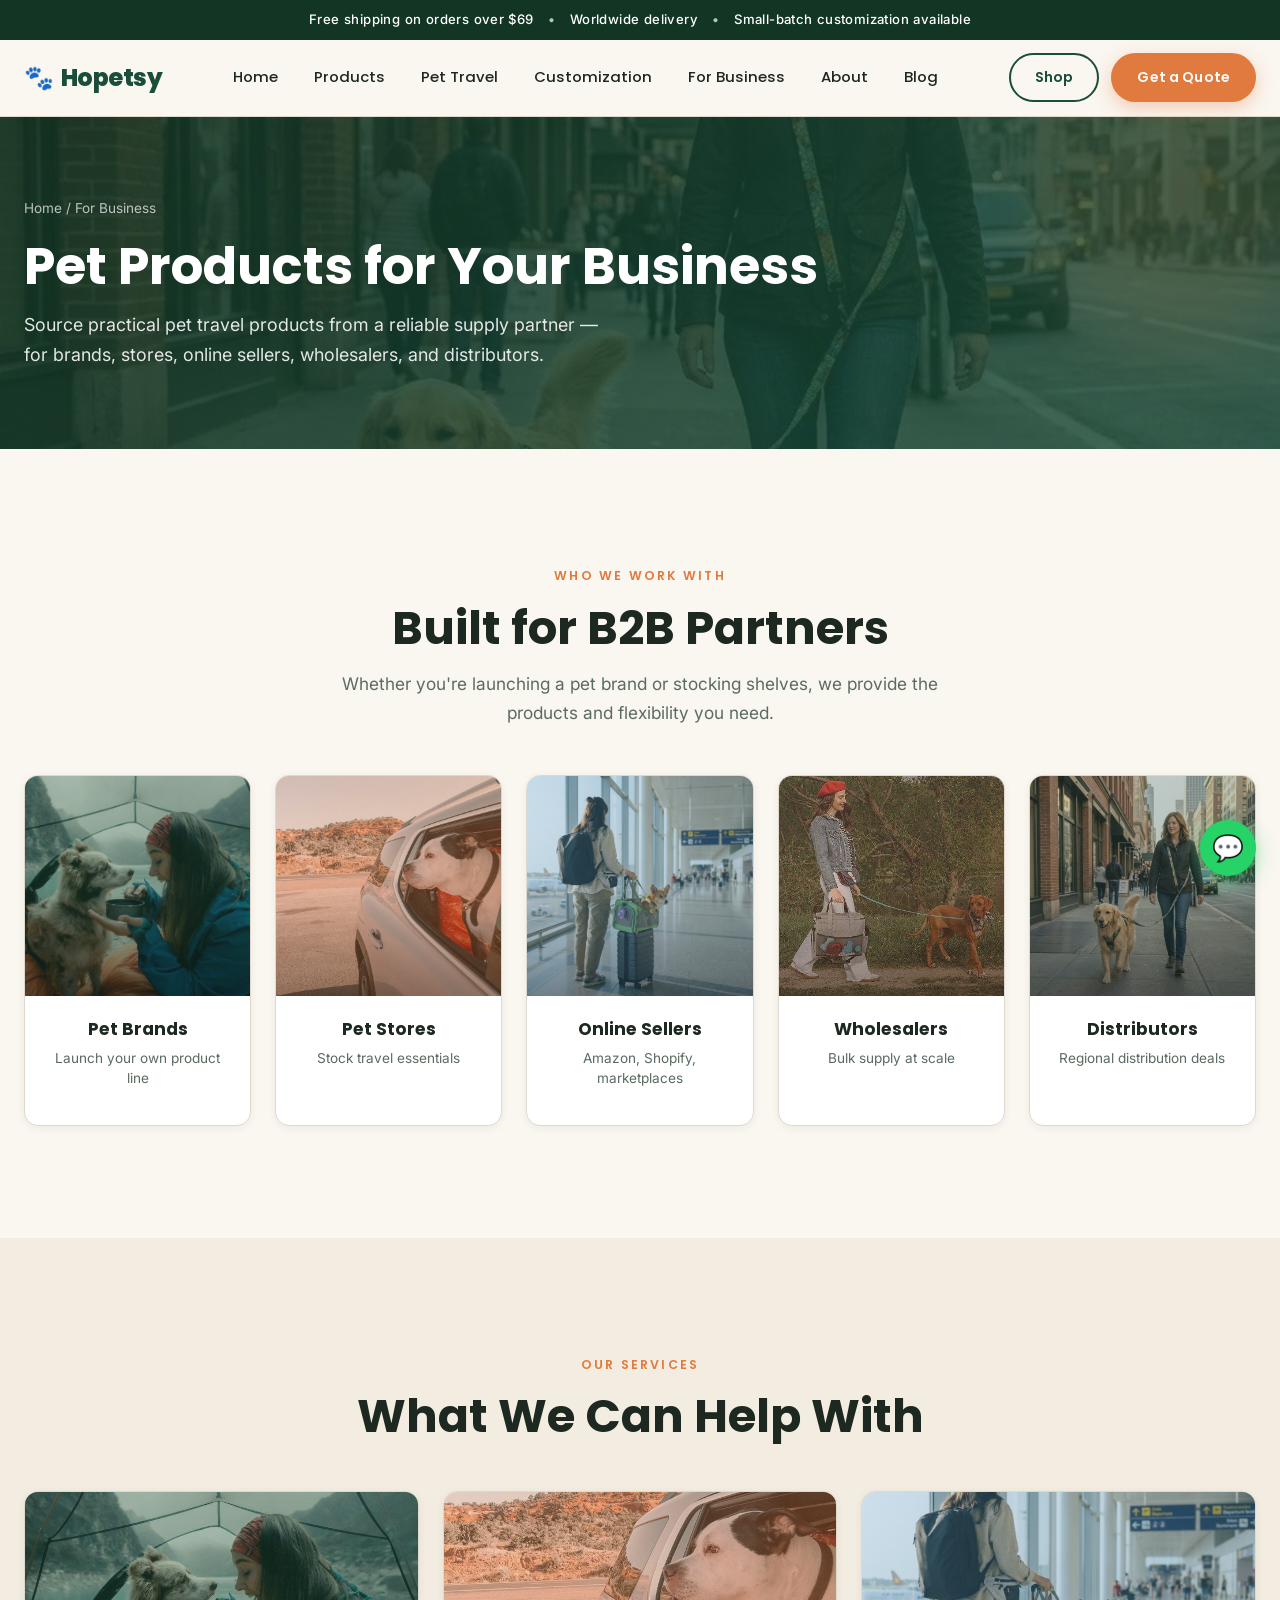
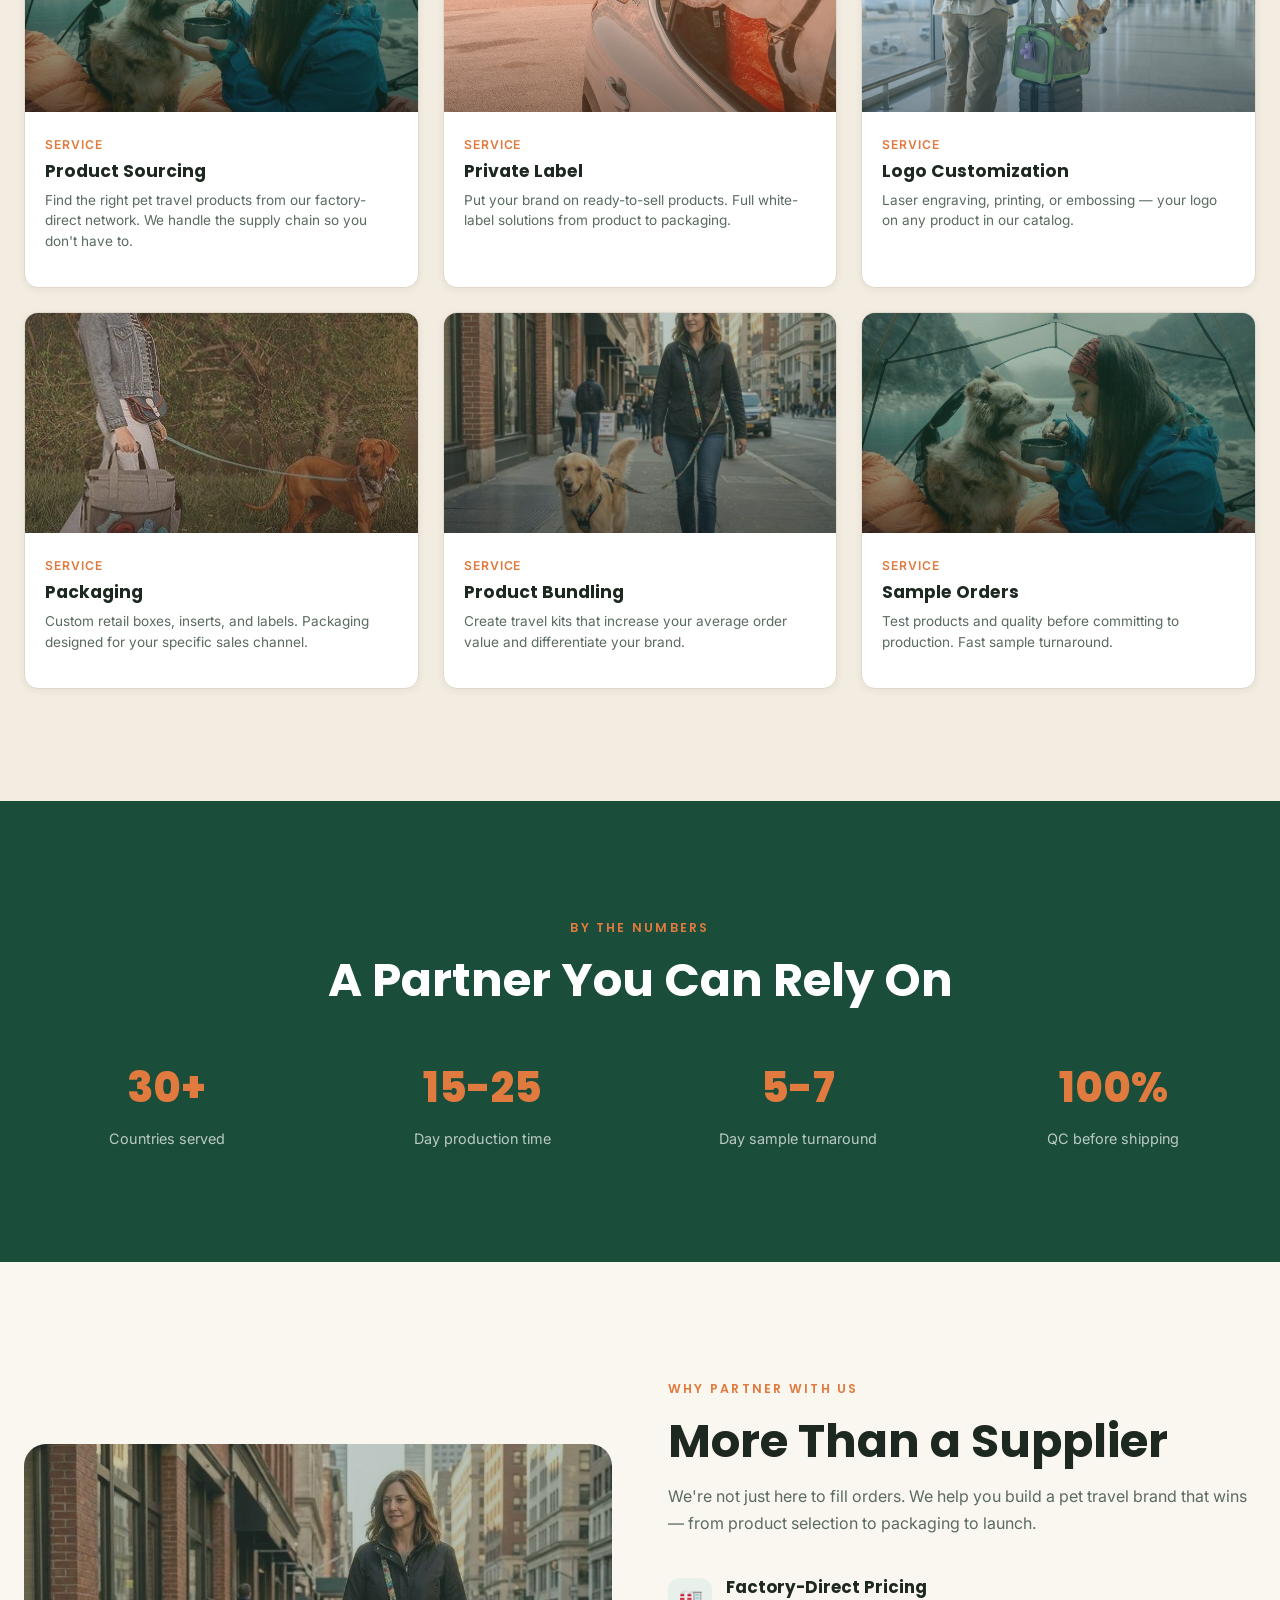
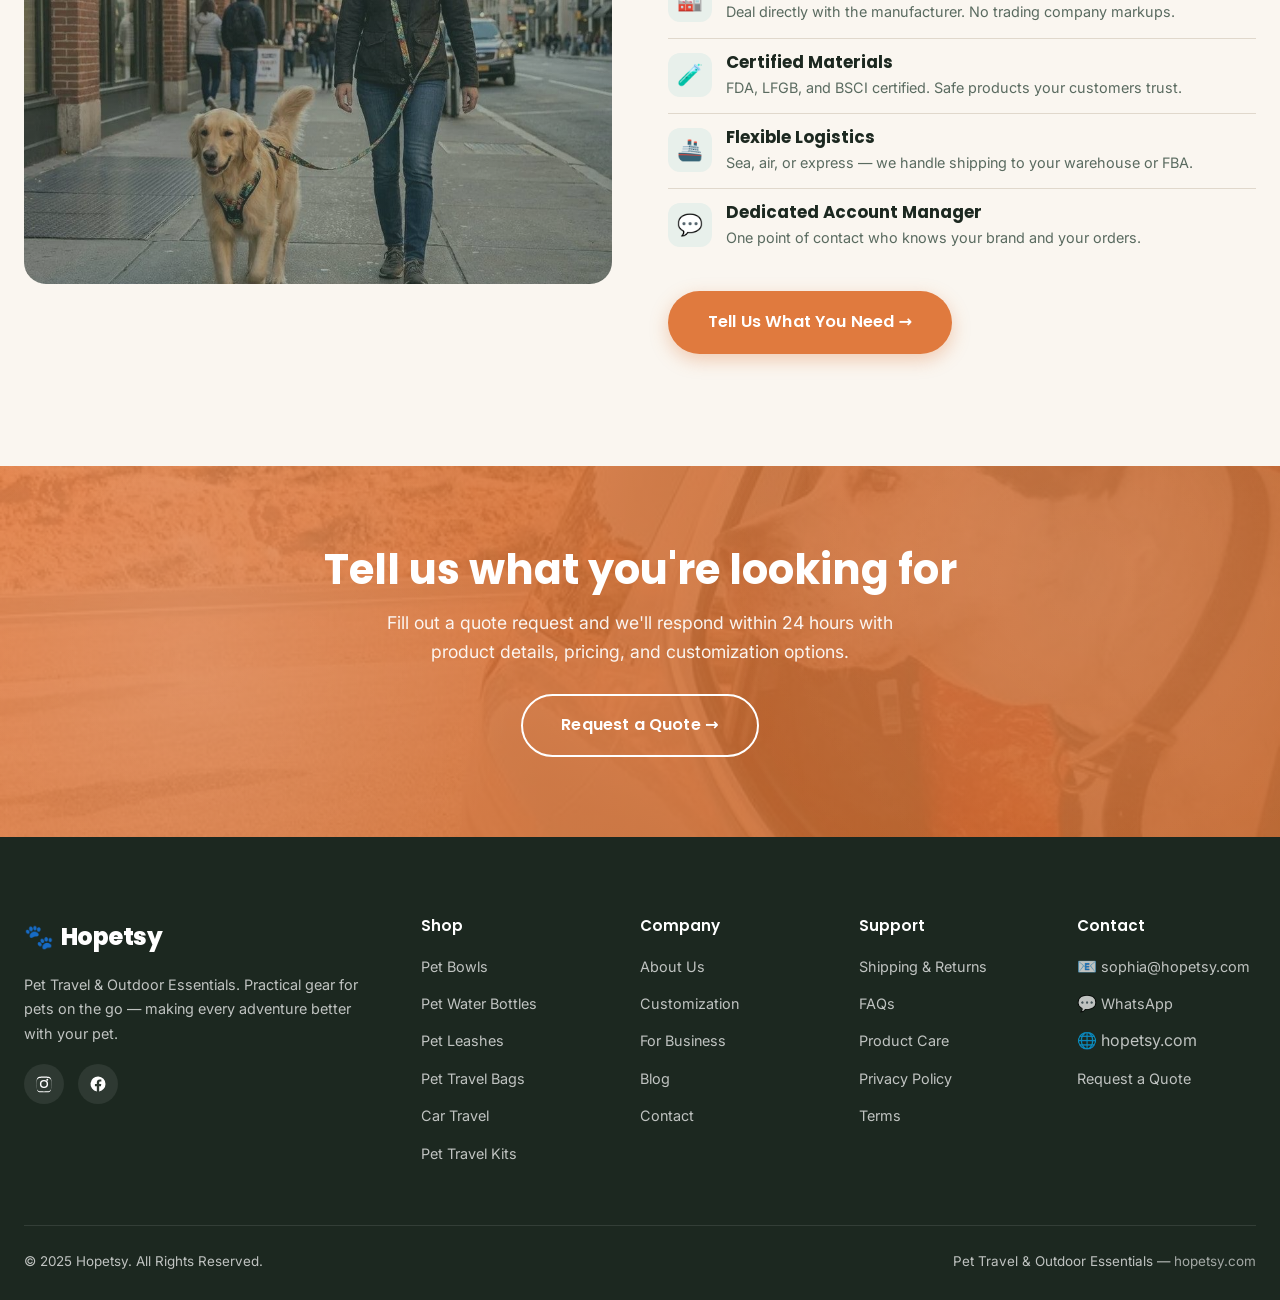
<file: for-business.html>
<!DOCTYPE html>
<html lang="en">
<head>
<meta charset="UTF-8">
<meta name="viewport" content="width=device-width, initial-scale=1.0">
<title>For Business — Hopetsy</title>
<meta name="description" content="Source practical pet travel products from a reliable supply partner. Product sourcing, private label, logo customization, packaging, bundling, and samples.">
<link rel="icon" href="data:image/svg+xml,<svg xmlns='http://www.w3.org/2000/svg' viewBox='0 0 100 100'><text y='.9em' font-size='90'>🐾</text></svg>">
<link rel="stylesheet" href="css/style.css">
</head>
<body>

<div class="announce">Free shipping on orders over $69 <span>•</span> Worldwide delivery <span>•</span> Small-batch customization available</div>

<header class="header">
  <div class="container nav">
    <a href="index.html" class="logo"><span class="paw">🐾</span>Hopetsy</a>
    <ul class="nav-menu">
      <li><a href="index.html">Home</a></li>
      <li><a href="products.html">Products</a></li>
      <li><a href="index.html#scenarios">Pet Travel</a></li>
      <li><a href="customization.html">Customization</a></li>
      <li><a href="for-business.html">For Business</a></li>
      <li><a href="index.html#story">About</a></li>
      <li><a href="blog.html">Blog</a></li>
    </ul>
    <div class="nav-actions">
      <a href="products.html" class="btn btn--outline nav-cta">Shop</a>
      <a href="get-a-quote.html" class="btn btn--primary nav-cta">Get a Quote</a>
    </div>
    <button class="nav-toggle" aria-label="Open menu"><span></span><span></span><span></span></button>
  </div>
</header>

<div class="mobile-menu">
  <button class="close-mobile">✕</button>
  <a href="index.html">Home</a>
  <a href="products.html">Products</a>
  <a href="customization.html">Customization</a>
  <a href="for-business.html">For Business</a>
  <a href="blog.html">Blog</a>
  <a href="get-a-quote.html" class="btn btn--primary" style="margin-top:24px;display:inline-block">Get a Quote</a>
</div>

<!-- PAGE HERO -->
<section class="page-hero">
  <div class="container">
    <div class="breadcrumb"><a href="index.html">Home</a> / For Business</div>
    <h1>Pet Products for Your Business</h1>
    <p>Source practical pet travel products from a reliable supply partner — for brands, stores, online sellers, wholesalers, and distributors.</p>
  </div>
</section>

<!-- WHO WE SERVE -->
<section class="section">
  <div class="container">
    <div class="sec-head">
      <span class="eyebrow">Who We Work With</span>
      <h2 class="section-title">Built for B2B Partners</h2>
      <p class="section-sub">Whether you're launching a pet brand or stocking shelves, we provide the products and flexibility you need.</p>
    </div>
    <div class="product-grid" style="grid-template-columns:repeat(5,1fr)">
      <div class="product-card"><div class="pc-img pc--green">🏷️</div><div class="pc-body" style="text-align:center"><h3>Pet Brands</h3><p class="pc-desc">Launch your own product line</p></div></div>
      <div class="product-card"><div class="pc-img pc--orange">🏪</div><div class="pc-body" style="text-align:center"><h3>Pet Stores</h3><p class="pc-desc">Stock travel essentials</p></div></div>
      <div class="product-card"><div class="pc-img pc--blue">💻</div><div class="pc-body" style="text-align:center"><h3>Online Sellers</h3><p class="pc-desc">Amazon, Shopify, marketplaces</p></div></div>
      <div class="product-card"><div class="pc-img pc--brown">📦</div><div class="pc-body" style="text-align:center"><h3>Wholesalers</h3><p class="pc-desc">Bulk supply at scale</p></div></div>
      <div class="product-card"><div class="pc-img pc--sage">🌐</div><div class="pc-body" style="text-align:center"><h3>Distributors</h3><p class="pc-desc">Regional distribution deals</p></div></div>
    </div>
  </div>
</section>

<!-- WHAT WE CAN HELP WITH -->
<section class="section scenario-section">
  <div class="container">
    <div class="sec-head">
      <span class="eyebrow">Our Services</span>
      <h2 class="section-title">What We Can Help With</h2>
    </div>
    <div class="product-grid" style="grid-template-columns:repeat(3,1fr)">
      <div class="product-card">
        <div class="pc-img pc--green">🔍</div>
        <div class="pc-body"><span class="pc-cat">Service</span><h3>Product Sourcing</h3><p class="pc-desc">Find the right pet travel products from our factory-direct network. We handle the supply chain so you don't have to.</p></div>
      </div>
      <div class="product-card">
        <div class="pc-img pc--orange">🏷️</div>
        <div class="pc-body"><span class="pc-cat">Service</span><h3>Private Label</h3><p class="pc-desc">Put your brand on ready-to-sell products. Full white-label solutions from product to packaging.</p></div>
      </div>
      <div class="product-card">
        <div class="pc-img pc--blue">🎨</div>
        <div class="pc-body"><span class="pc-cat">Service</span><h3>Logo Customization</h3><p class="pc-desc">Laser engraving, printing, or embossing — your logo on any product in our catalog.</p></div>
      </div>
      <div class="product-card">
        <div class="pc-img pc--brown">📦</div>
        <div class="pc-body"><span class="pc-cat">Service</span><h3>Packaging</h3><p class="pc-desc">Custom retail boxes, inserts, and labels. Packaging designed for your specific sales channel.</p></div>
      </div>
      <div class="product-card">
        <div class="pc-img pc--sage">🧩</div>
        <div class="pc-body"><span class="pc-cat">Service</span><h3>Product Bundling</h3><p class="pc-desc">Create travel kits that increase your average order value and differentiate your brand.</p></div>
      </div>
      <div class="product-card">
        <div class="pc-img pc--green">📦</div>
        <div class="pc-body"><span class="pc-cat">Service</span><h3>Sample Orders</h3><p class="pc-desc">Test products and quality before committing to production. Fast sample turnaround.</p></div>
      </div>
    </div>
  </div>
</section>

<!-- STATS -->
<section class="section" style="background:var(--forest);color:var(--white)">
  <div class="container">
    <div class="sec-head">
      <span class="eyebrow" style="color:var(--terra)">By the Numbers</span>
      <h2 class="section-title" style="color:var(--white)">A Partner You Can Rely On</h2>
    </div>
    <div class="stats">
      <div class="stat"><div class="stat-num" style="color:var(--terra)">30+</div><div class="stat-label" style="color:rgba(255,255,255,0.7)">Countries served</div></div>
      <div class="stat"><div class="stat-num" style="color:var(--terra)">15-25</div><div class="stat-label" style="color:rgba(255,255,255,0.7)">Day production time</div></div>
      <div class="stat"><div class="stat-num" style="color:var(--terra)">5-7</div><div class="stat-label" style="color:rgba(255,255,255,0.7)">Day sample turnaround</div></div>
      <div class="stat"><div class="stat-num" style="color:var(--terra)">100%</div><div class="stat-label" style="color:rgba(255,255,255,0.7)">QC before shipping</div></div>
    </div>
  </div>
</section>

<!-- WHY PARTNER WITH US -->
<section class="section">
  <div class="container">
    <div class="split">
      <div class="split-visual pc--sage" data-reveal>
        <span class="big-emoji">🤝</span>
      </div>
      <div data-reveal>
        <span class="eyebrow">Why Partner With Us</span>
        <h2 class="section-title">More Than a Supplier</h2>
        <p style="color:var(--slate);margin-bottom:28px">We're not just here to fill orders. We help you build a pet travel brand that wins — from product selection to packaging to launch.</p>
        <ul class="feature-list">
          <li><div class="fl-icon">🏭</div><div class="fl-body"><h4>Factory-Direct Pricing</h4><p>Deal directly with the manufacturer. No trading company markups.</p></div></li>
          <li><div class="fl-icon">🧪</div><div class="fl-body"><h4>Certified Materials</h4><p>FDA, LFGB, and BSCI certified. Safe products your customers trust.</p></div></li>
          <li><div class="fl-icon">🚢</div><div class="fl-body"><h4>Flexible Logistics</h4><p>Sea, air, or express — we handle shipping to your warehouse or FBA.</p></div></li>
          <li><div class="fl-icon">💬</div><div class="fl-body"><h4>Dedicated Account Manager</h4><p>One point of contact who knows your brand and your orders.</p></div></li>
        </ul>
        <a href="get-a-quote.html" class="btn btn--primary btn--lg">Tell Us What You Need →</a>
      </div>
    </div>
  </div>
</section>

<!-- CTA -->
<section class="cta-band">
  <div class="container" style="position:relative">
    <h2>Tell us what you're looking for</h2>
    <p>Fill out a quote request and we'll respond within 24 hours with product details, pricing, and customization options.</p>
    <a href="get-a-quote.html" class="btn btn--ghost btn--lg">Request a Quote →</a>
  </div>
</section>

<footer class="footer">
  <div class="container">
    <div class="footer-grid">
      <div>
        <div class="logo"><span class="paw">🐾</span>Hopetsy</div>
        <p style="max-width:340px">Pet Travel & Outdoor Essentials. Practical gear for pets on the go — making every adventure better with your pet.</p>
        <div class="footer-social">
          <a href="#" aria-label="Instagram"><svg viewBox="0 0 24 24"><path d="M12 2.16c3.2 0 3.58.01 4.85.07 1.17.05 1.8.25 2.23.41.56.22.96.48 1.38.9.42.42.68.82.9 1.38.16.43.36 1.06.41 2.23.06 1.27.07 1.65.07 4.85s-.01 3.58-.07 4.85c-.05 1.17-.25 1.8-.41 2.23-.22.56-.48.96-.9 1.38-.42.42-.82.68-1.38.9-.43.16-1.06.36-2.23.41-1.27.06-1.65.07-4.85.07s-3.58-.01-4.85-.07c-1.17-.05-1.8-.25-2.23-.41a3.72 3.72 0 0 1-1.38-.9 3.72 3.72 0 0 1-.9-1.38c-.16-.43-.36-1.06-.41-2.23C2.17 15.58 2.16 15.2 2.16 12s.01-3.58.07-4.85c.05-1.17.25-1.8.41-2.23.22-.56.48-.96.9-1.38.42-.42.82-.68 1.38-.9.43-.16 1.06-.36 2.23-.41C8.42 2.17 8.8 2.16 12 2.16zm0 1.62c-3.15 0-3.5.01-4.74.07-1.14.05-1.76.24-2.17.4-.55.21-.94.47-1.35.88-.41.41-.67.8-.88 1.35-.16.41-.35 1.03-.4 2.17-.06 1.24-.07 1.59-.07 4.74s.01 3.5.07 4.74c.05 1.14.24 1.76.4 2.17.21.55.47.94.88 1.35.41.41.8.67 1.35.88.41.16 1.03.35 2.17.4 1.24.06 1.59.07 4.74.07s3.5-.01 4.74-.07c1.14-.05 1.76-.24 2.17-.4.55-.21.94-.47 1.35-.88.41-.41.67-.8.88-1.35.16-.41.35-1.03.4-2.17.06-1.24.07-1.59.07-4.74s-.01-3.5-.07-4.74c-.05-1.14-.24-1.76-.4-2.17a3.64 3.64 0 0 0-.88-1.35 3.64 3.64 0 0 0-1.35-.88c-.41-.16-1.03-.35-2.17-.4-1.24-.06-1.59-.07-4.74-.07zm0 2.76a5.46 5.46 0 1 1 0 10.92 5.46 5.46 0 0 1 0-10.92zm0 9a3.54 3.54 0 1 0 0-7.08 3.54 3.54 0 0 0 0 7.08zm5.69-9.22a1.27 1.27 0 1 1-2.55 0 1.27 1.27 0 0 1 2.55 0z"/></svg></a>
          <a href="#" aria-label="Facebook"><svg viewBox="0 0 24 24"><path d="M22 12a10 10 0 1 0-11.56 9.88v-6.99H7.9V12h2.54V9.8c0-2.5 1.49-3.89 3.78-3.89 1.09 0 2.23.2 2.23.2v2.46h-1.26c-1.24 0-1.63.77-1.63 1.56V12h2.78l-.44 2.89h-2.34v6.99A10 10 0 0 0 22 12z"/></svg></a>
        </div>
      </div>
      <div><h4>Shop</h4><ul class="footer-links"><li><a href="products.html#bowls">Pet Bowls</a></li><li><a href="products.html#bottles">Pet Water Bottles</a></li><li><a href="products.html#leashes">Pet Leashes</a></li><li><a href="products.html#bags">Pet Travel Bags</a></li><li><a href="products.html#car">Car Travel</a></li><li><a href="products.html#kits">Pet Travel Kits</a></li></ul></div>
      <div><h4>Company</h4><ul class="footer-links"><li><a href="index.html#story">About Us</a></li><li><a href="customization.html">Customization</a></li><li><a href="for-business.html">For Business</a></li><li><a href="blog.html">Blog</a></li><li><a href="get-a-quote.html">Contact</a></li></ul></div>
      <div><h4>Support</h4><ul class="footer-links"><li><a href="#">Shipping & Returns</a></li><li><a href="#">FAQs</a></li><li><a href="#">Product Care</a></li><li><a href="#">Privacy Policy</a></li><li><a href="#">Terms</a></li></ul></div>
      <div><h4>Contact</h4><ul class="footer-links"><li>📧 sophia@hopetsy.com</li><li>💬 WhatsApp</li><li>🌐 hopetsy.com</li><li><a href="get-a-quote.html">Request a Quote</a></li></ul></div>
    </div>
    <div class="footer-bottom"><span>© 2025 Hopetsy. All Rights Reserved.</span><span>Pet Travel & Outdoor Essentials — <a href="#">hopetsy.com</a></span></div>
  </div>
</footer>

<a href="get-a-quote.html" class="wa-float" aria-label="Chat on WhatsApp">💬</a>
<script src="js/main.js"></script>
</body>
</html>
</file>
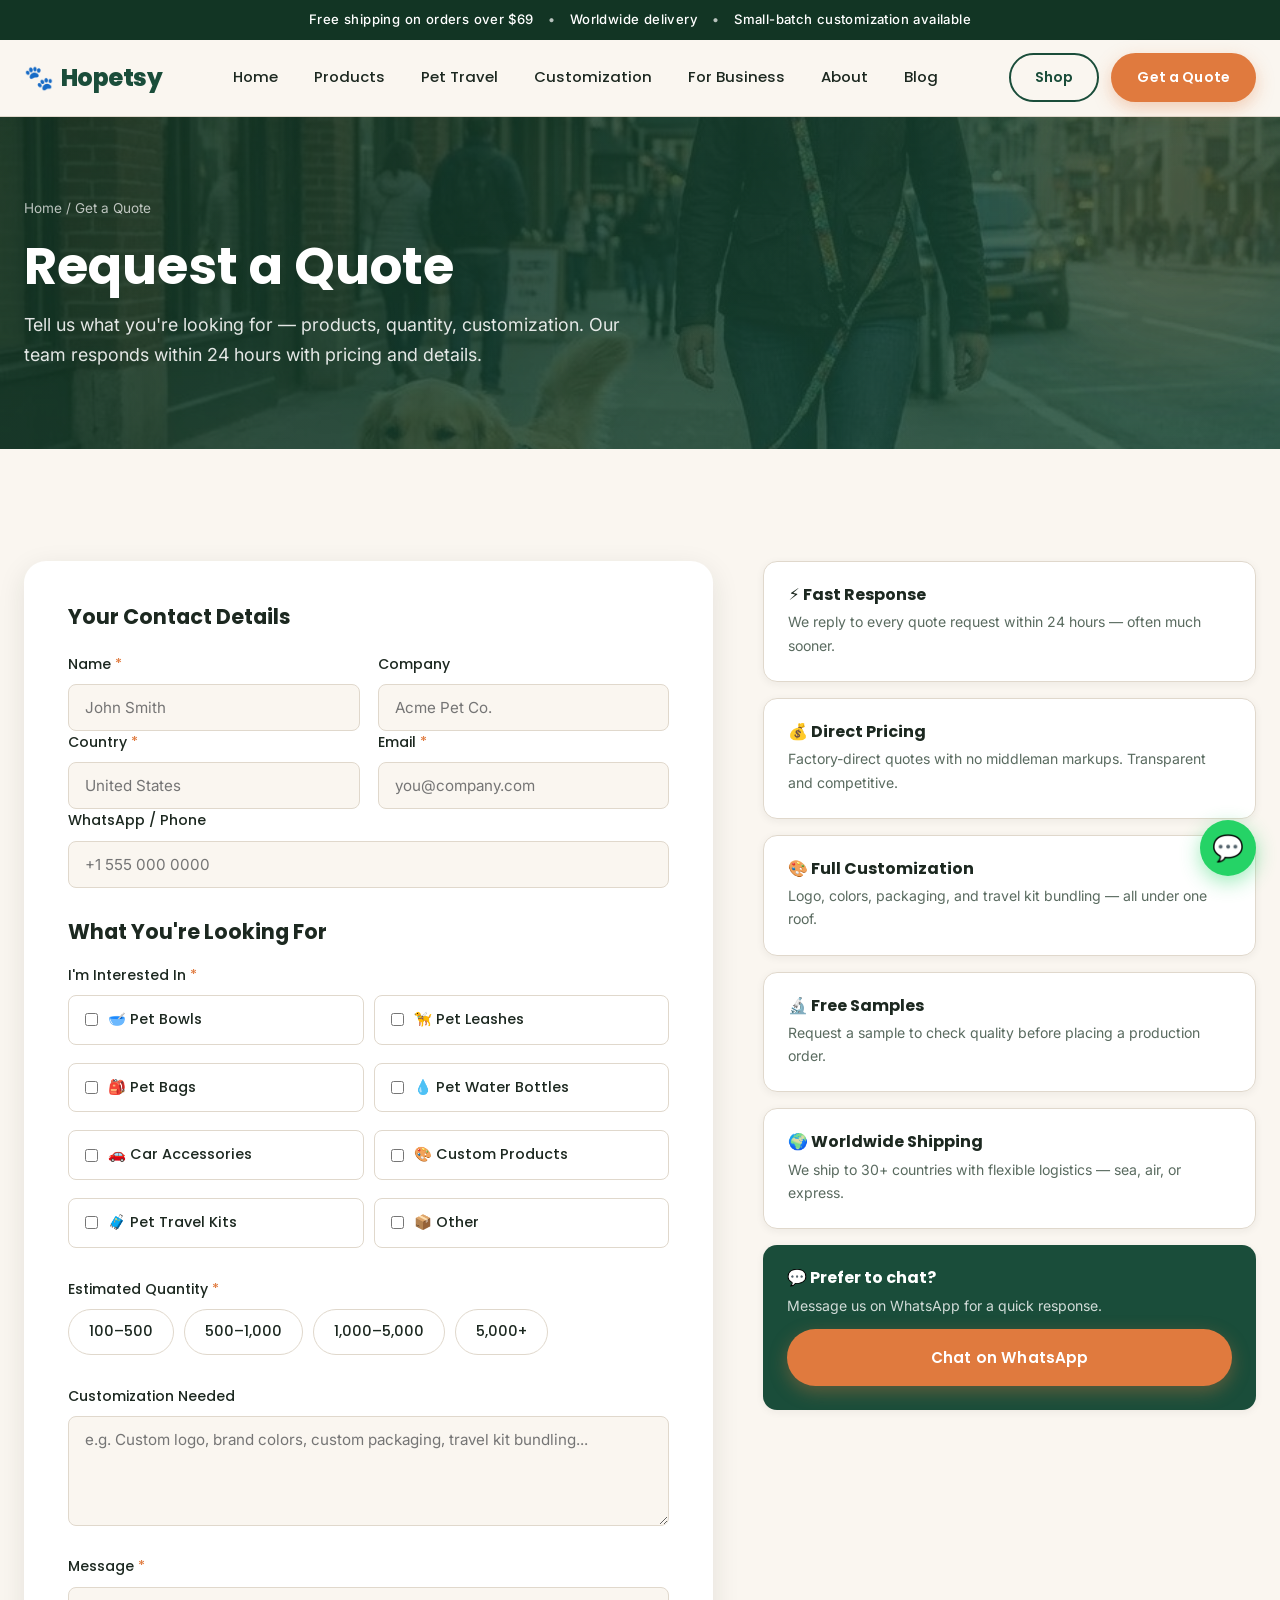
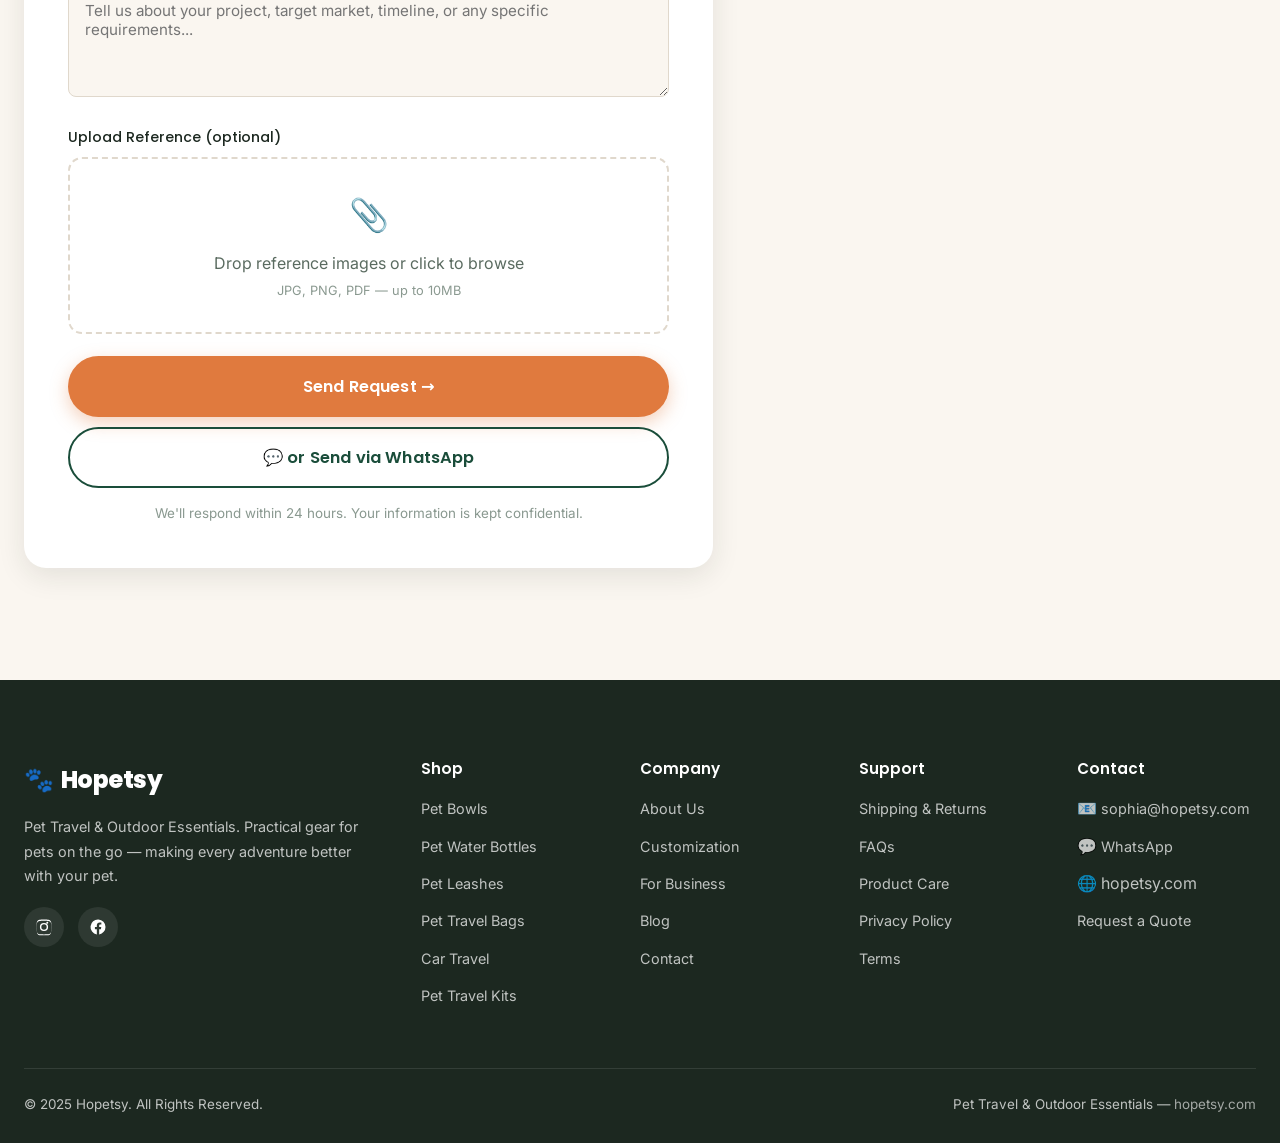
<file: get-a-quote.html>
<!DOCTYPE html>
<html lang="en">
<head>
<meta charset="UTF-8">
<meta name="viewport" content="width=device-width, initial-scale=1.0">
<title>Get a Quote — Hopetsy</title>
<meta name="description" content="Request a quote for pet travel products. Tell us what you're looking for — products, quantity, customization. We respond within 24 hours.">
<link rel="icon" href="data:image/svg+xml,<svg xmlns='http://www.w3.org/2000/svg' viewBox='0 0 100 100'><text y='.9em' font-size='90'>🐾</text></svg>">
<link rel="stylesheet" href="css/style.css">
</head>
<body>

<div class="announce">Free shipping on orders over $69 <span>•</span> Worldwide delivery <span>•</span> Small-batch customization available</div>

<header class="header">
  <div class="container nav">
    <a href="index.html" class="logo"><span class="paw">🐾</span>Hopetsy</a>
    <ul class="nav-menu">
      <li><a href="index.html">Home</a></li>
      <li><a href="products.html">Products</a></li>
      <li><a href="index.html#scenarios">Pet Travel</a></li>
      <li><a href="customization.html">Customization</a></li>
      <li><a href="for-business.html">For Business</a></li>
      <li><a href="index.html#story">About</a></li>
      <li><a href="blog.html">Blog</a></li>
    </ul>
    <div class="nav-actions">
      <a href="products.html" class="btn btn--outline nav-cta">Shop</a>
      <a href="get-a-quote.html" class="btn btn--primary nav-cta">Get a Quote</a>
    </div>
    <button class="nav-toggle" aria-label="Open menu"><span></span><span></span><span></span></button>
  </div>
</header>

<div class="mobile-menu">
  <button class="close-mobile">✕</button>
  <a href="index.html">Home</a>
  <a href="products.html">Products</a>
  <a href="customization.html">Customization</a>
  <a href="for-business.html">For Business</a>
  <a href="blog.html">Blog</a>
  <a href="get-a-quote.html" class="btn btn--primary" style="margin-top:24px;display:inline-block">Get a Quote</a>
</div>

<!-- PAGE HERO -->
<section class="page-hero">
  <div class="container">
    <div class="breadcrumb"><a href="index.html">Home</a> / Get a Quote</div>
    <h1>Request a Quote</h1>
    <p>Tell us what you're looking for — products, quantity, customization. Our team responds within 24 hours with pricing and details.</p>
  </div>
</section>

<!-- QUOTE FORM -->
<section class="section">
  <div class="container">
    <div class="quote-layout">
      <!-- FORM -->
      <div class="form-card">
        <form id="quote-form" action="https://formsubmit.co/sophia@hopetsy.com" method="POST">
          <!-- FormSubmit hidden config -->
          <input type="hidden" name="_subject" value="🎯 New Quote Request — Hopetsy">
          <input type="hidden" name="_template" value="table">
          <input type="hidden" name="_captcha" value="false">

          <h3 style="margin-bottom:24px;font-size:1.3rem">Your Contact Details</h3>

          <div class="form-row--2">
            <div class="form-row">
              <label>Name <span class="req">*</span></label>
              <input type="text" name="name" required placeholder="John Smith">
            </div>
            <div class="form-row">
              <label>Company</label>
              <input type="text" name="company" placeholder="Acme Pet Co.">
            </div>
          </div>

          <div class="form-row--2">
            <div class="form-row">
              <label>Country <span class="req">*</span></label>
              <input type="text" name="country" required placeholder="United States">
            </div>
            <div class="form-row">
              <label>Email <span class="req">*</span></label>
              <input type="email" name="email" required placeholder="you@company.com">
            </div>
          </div>

          <div class="form-row">
            <label>WhatsApp / Phone</label>
            <input type="text" name="whatsapp" placeholder="+1 555 000 0000">
          </div>

          <h3 style="margin:32px 0 20px;font-size:1.3rem">What You're Looking For</h3>

          <div class="form-row">
            <label>I'm Interested In <span class="req">*</span></label>
            <div class="check-grid">
              <label class="check-item"><input type="checkbox" name="interest" value="bowls"> 🥣 Pet Bowls</label>
              <label class="check-item"><input type="checkbox" name="interest" value="leashes"> 🦮 Pet Leashes</label>
              <label class="check-item"><input type="checkbox" name="interest" value="bags"> 🎒 Pet Bags</label>
              <label class="check-item"><input type="checkbox" name="interest" value="bottles"> 💧 Pet Water Bottles</label>
              <label class="check-item"><input type="checkbox" name="interest" value="car"> 🚗 Car Accessories</label>
              <label class="check-item"><input type="checkbox" name="interest" value="custom"> 🎨 Custom Products</label>
              <label class="check-item"><input type="checkbox" name="interest" value="kits"> 🧳 Pet Travel Kits</label>
              <label class="check-item"><input type="checkbox" name="interest" value="other"> 📦 Other</label>
            </div>
          </div>

          <div class="form-row">
            <label>Estimated Quantity <span class="req">*</span></label>
            <div class="radio-row">
              <label class="radio-item"><input type="radio" name="quantity" value="100-500" required> 100–500</label>
              <label class="radio-item"><input type="radio" name="quantity" value="500-1000"> 500–1,000</label>
              <label class="radio-item"><input type="radio" name="quantity" value="1000-5000"> 1,000–5,000</label>
              <label class="radio-item"><input type="radio" name="quantity" value="5000+"> 5,000+</label>
            </div>
          </div>

          <div class="form-row">
            <label>Customization Needed</label>
            <textarea name="customization" placeholder="e.g. Custom logo, brand colors, custom packaging, travel kit bundling..."></textarea>
          </div>

          <div class="form-row">
            <label>Message <span class="req">*</span></label>
            <textarea name="message" required placeholder="Tell us about your project, target market, timeline, or any specific requirements..."></textarea>
          </div>

          <div class="form-row">
            <label>Upload Reference (optional)</label>
            <div class="upload-zone">
              <div class="uz-emoji">📎</div>
              <div>Drop reference images or click to browse</div>
              <div style="font-size:0.8rem;margin-top:4px;color:var(--slate-light)">JPG, PNG, PDF — up to 10MB</div>
            </div>
            <input type="file" name="reference" style="display:none">
          </div>

          <button type="submit" class="btn btn--primary btn--lg btn--block">Send Request →</button>
          <button type="button" class="wa-send btn btn--outline btn--lg btn--block" style="margin-top:10px">💬 or Send via WhatsApp</button>
          <p style="text-align:center;font-size:0.84rem;color:var(--slate-light);margin-top:14px">We'll respond within 24 hours. Your information is kept confidential.</p>
        </form>
      </div>

      <!-- SIDEBAR -->
      <div class="quote-side">
        <div class="quote-benefit">
          <h4>⚡ Fast Response</h4>
          <p>We reply to every quote request within 24 hours — often much sooner.</p>
        </div>
        <div class="quote-benefit">
          <h4>💰 Direct Pricing</h4>
          <p>Factory-direct quotes with no middleman markups. Transparent and competitive.</p>
        </div>
        <div class="quote-benefit">
          <h4>🎨 Full Customization</h4>
          <p>Logo, colors, packaging, and travel kit bundling — all under one roof.</p>
        </div>
        <div class="quote-benefit">
          <h4>🔬 Free Samples</h4>
          <p>Request a sample to check quality before placing a production order.</p>
        </div>
        <div class="quote-benefit">
          <h4>🌍 Worldwide Shipping</h4>
          <p>We ship to 30+ countries with flexible logistics — sea, air, or express.</p>
        </div>
        <div class="quote-benefit" style="background:var(--forest);color:var(--white);border:none">
          <h4 style="color:var(--white)">💬 Prefer to chat?</h4>
          <p style="color:rgba(255,255,255,0.8)">Message us on WhatsApp for a quick response.</p>
          <a href="#" class="btn btn--primary wa-link" style="margin-top:12px;width:100%">Chat on WhatsApp</a>
        </div>
      </div>
    </div>
  </div>
</section>

<footer class="footer">
  <div class="container">
    <div class="footer-grid">
      <div>
        <div class="logo"><span class="paw">🐾</span>Hopetsy</div>
        <p style="max-width:340px">Pet Travel & Outdoor Essentials. Practical gear for pets on the go — making every adventure better with your pet.</p>
        <div class="footer-social">
          <a href="#" aria-label="Instagram"><svg viewBox="0 0 24 24"><path d="M12 2.16c3.2 0 3.58.01 4.85.07 1.17.05 1.8.25 2.23.41.56.22.96.48 1.38.9.42.42.68.82.9 1.38.16.43.36 1.06.41 2.23.06 1.27.07 1.65.07 4.85s-.01 3.58-.07 4.85c-.05 1.17-.25 1.8-.41 2.23-.22.56-.48.96-.9 1.38-.42.42-.82.68-1.38.9-.43.16-1.06.36-2.23.41-1.27.06-1.65.07-4.85.07s-3.58-.01-4.85-.07c-1.17-.05-1.8-.25-2.23-.41a3.72 3.72 0 0 1-1.38-.9 3.72 3.72 0 0 1-.9-1.38c-.16-.43-.36-1.06-.41-2.23C2.17 15.58 2.16 15.2 2.16 12s.01-3.58.07-4.85c.05-1.17.25-1.8.41-2.23.22-.56.48-.96.9-1.38.42-.42.82-.68 1.38-.9.43-.16 1.06-.36 2.23-.41C8.42 2.17 8.8 2.16 12 2.16zm0 1.62c-3.15 0-3.5.01-4.74.07-1.14.05-1.76.24-2.17.4-.55.21-.94.47-1.35.88-.41.41-.67.8-.88 1.35-.16.41-.35 1.03-.4 2.17-.06 1.24-.07 1.59-.07 4.74s.01 3.5.07 4.74c.05 1.14.24 1.76.4 2.17.21.55.47.94.88 1.35.41.41.8.67 1.35.88.41.16 1.03.35 2.17.4 1.24.06 1.59.07 4.74.07s3.5-.01 4.74-.07c1.14-.05 1.76-.24 2.17-.4.55-.21.94-.47 1.35-.88.41-.41.67-.8.88-1.35.16-.41.35-1.03.4-2.17.06-1.24.07-1.59.07-4.74s-.01-3.5-.07-4.74c-.05-1.14-.24-1.76-.4-2.17a3.64 3.64 0 0 0-.88-1.35 3.64 3.64 0 0 0-1.35-.88c-.41-.16-1.03-.35-2.17-.4-1.24-.06-1.59-.07-4.74-.07zm0 2.76a5.46 5.46 0 1 1 0 10.92 5.46 5.46 0 0 1 0-10.92zm0 9a3.54 3.54 0 1 0 0-7.08 3.54 3.54 0 0 0 0 7.08zm5.69-9.22a1.27 1.27 0 1 1-2.55 0 1.27 1.27 0 0 1 2.55 0z"/></svg></a>
          <a href="#" aria-label="Facebook"><svg viewBox="0 0 24 24"><path d="M22 12a10 10 0 1 0-11.56 9.88v-6.99H7.9V12h2.54V9.8c0-2.5 1.49-3.89 3.78-3.89 1.09 0 2.23.2 2.23.2v2.46h-1.26c-1.24 0-1.63.77-1.63 1.56V12h2.78l-.44 2.89h-2.34v6.99A10 10 0 0 0 22 12z"/></svg></a>
        </div>
      </div>
      <div><h4>Shop</h4><ul class="footer-links"><li><a href="products.html#bowls">Pet Bowls</a></li><li><a href="products.html#bottles">Pet Water Bottles</a></li><li><a href="products.html#leashes">Pet Leashes</a></li><li><a href="products.html#bags">Pet Travel Bags</a></li><li><a href="products.html#car">Car Travel</a></li><li><a href="products.html#kits">Pet Travel Kits</a></li></ul></div>
      <div><h4>Company</h4><ul class="footer-links"><li><a href="index.html#story">About Us</a></li><li><a href="customization.html">Customization</a></li><li><a href="for-business.html">For Business</a></li><li><a href="blog.html">Blog</a></li><li><a href="get-a-quote.html">Contact</a></li></ul></div>
      <div><h4>Support</h4><ul class="footer-links"><li><a href="#">Shipping & Returns</a></li><li><a href="#">FAQs</a></li><li><a href="#">Product Care</a></li><li><a href="#">Privacy Policy</a></li><li><a href="#">Terms</a></li></ul></div>
      <div><h4>Contact</h4><ul class="footer-links"><li>📧 sophia@hopetsy.com</li><li>💬 WhatsApp</li><li>🌐 hopetsy.com</li><li><a href="get-a-quote.html">Request a Quote</a></li></ul></div>
    </div>
    <div class="footer-bottom"><span>© 2025 Hopetsy. All Rights Reserved.</span><span>Pet Travel & Outdoor Essentials — <a href="#">hopetsy.com</a></span></div>
  </div>
</footer>

<a href="#" class="wa-float" aria-label="Chat on WhatsApp">💬</a>
<script src="js/main.js"></script>
</body>
</html>
</file>
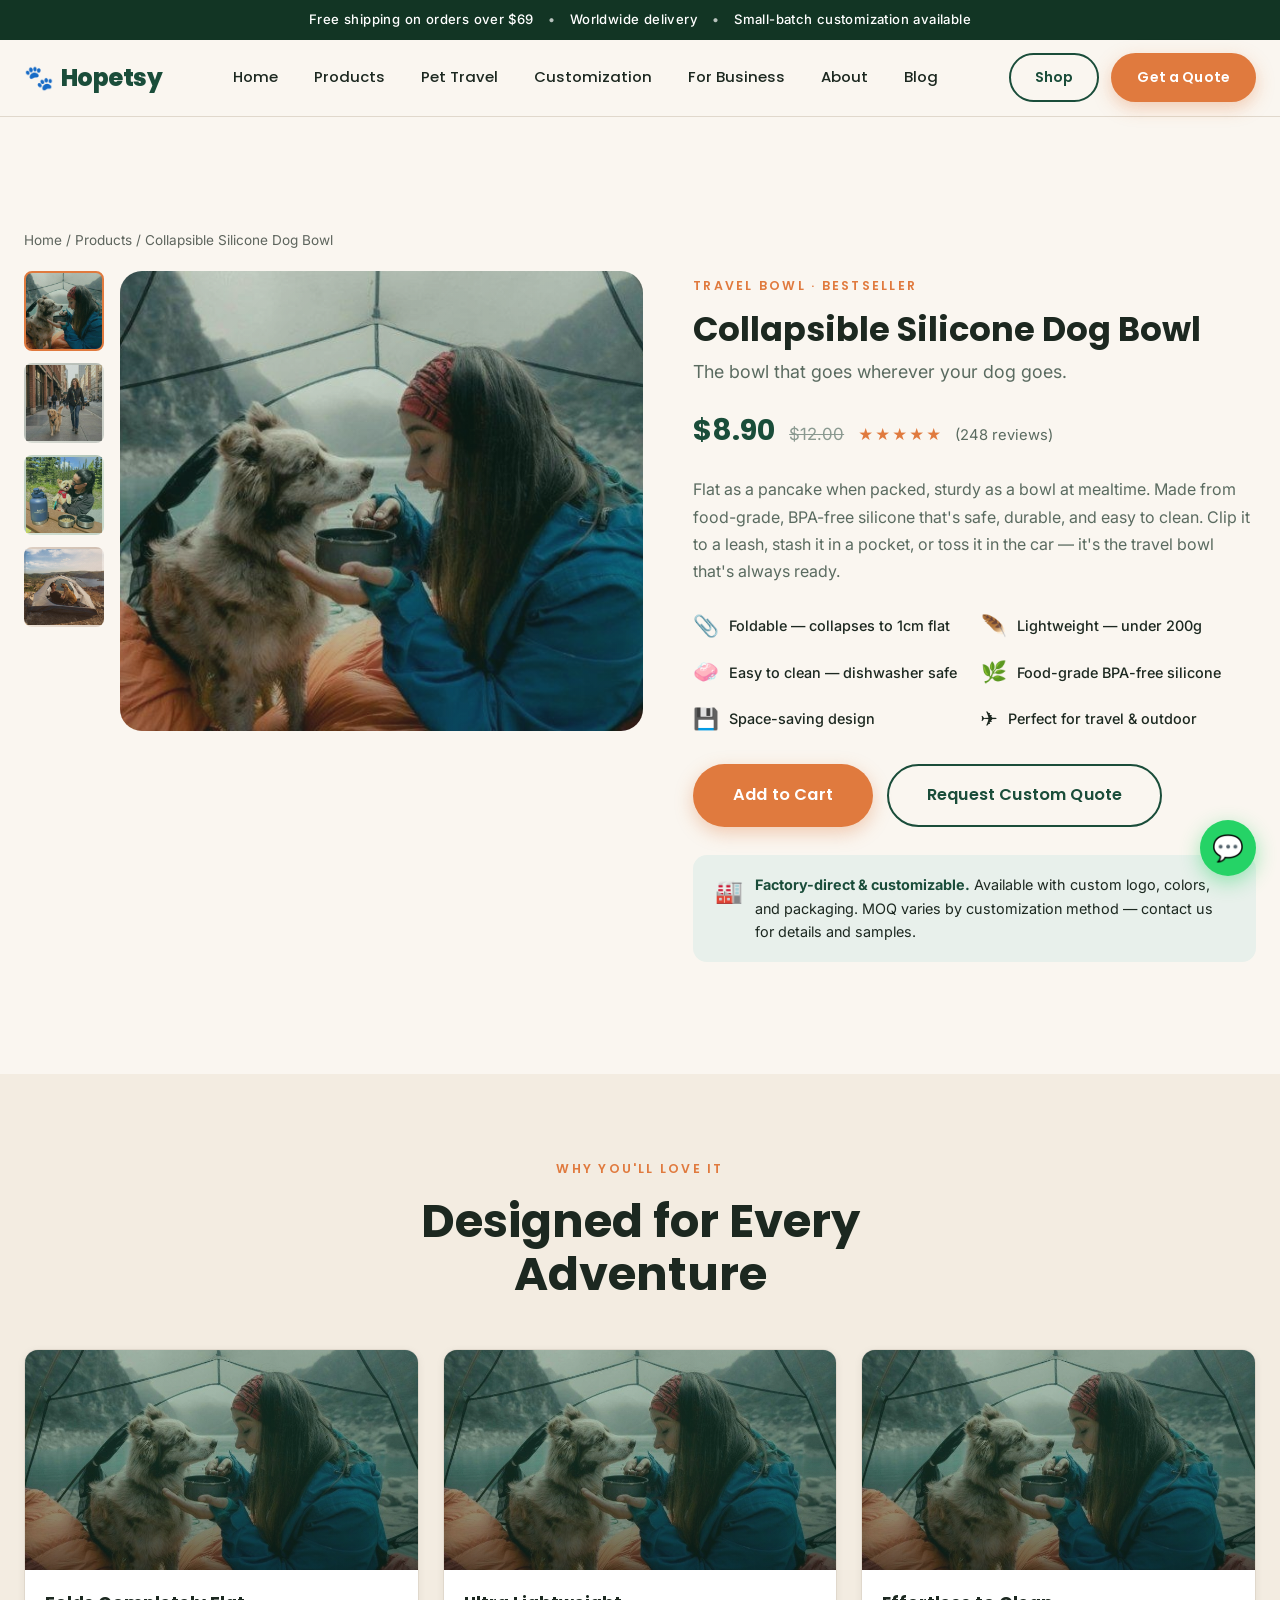
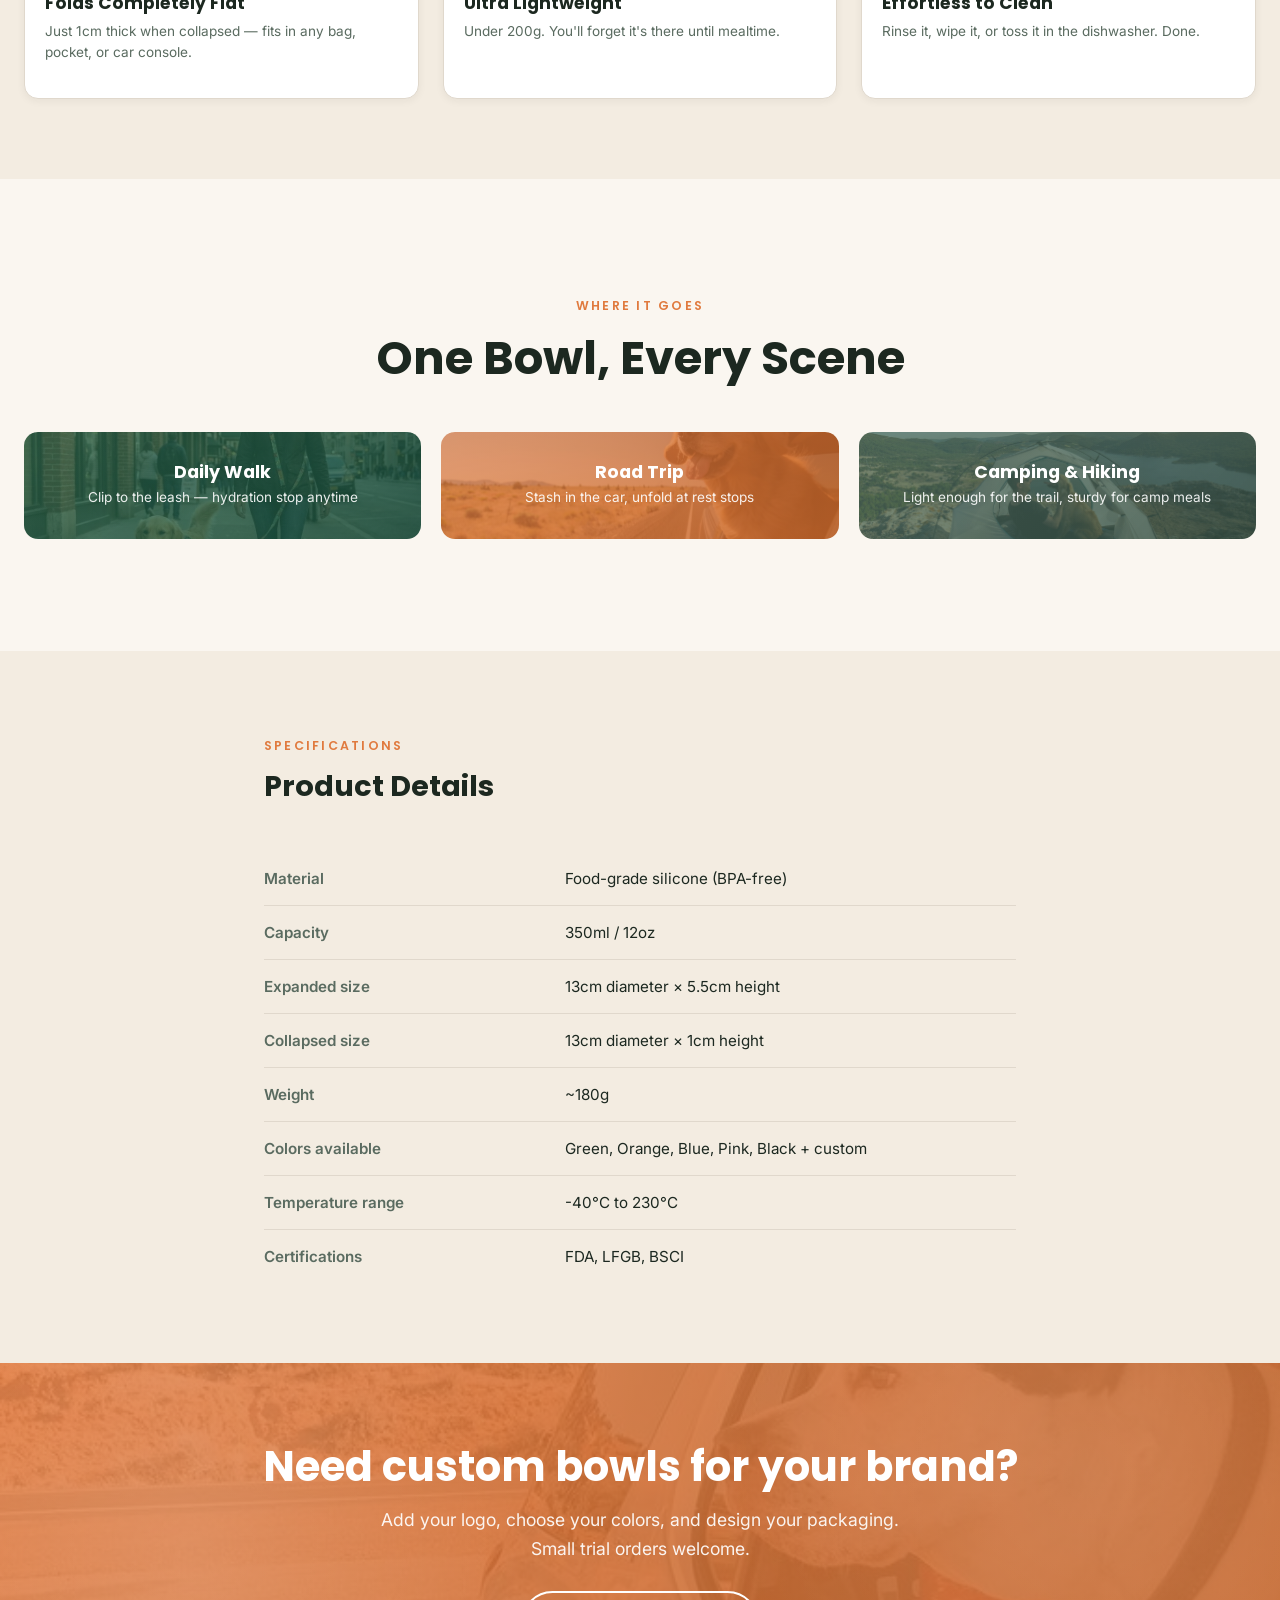
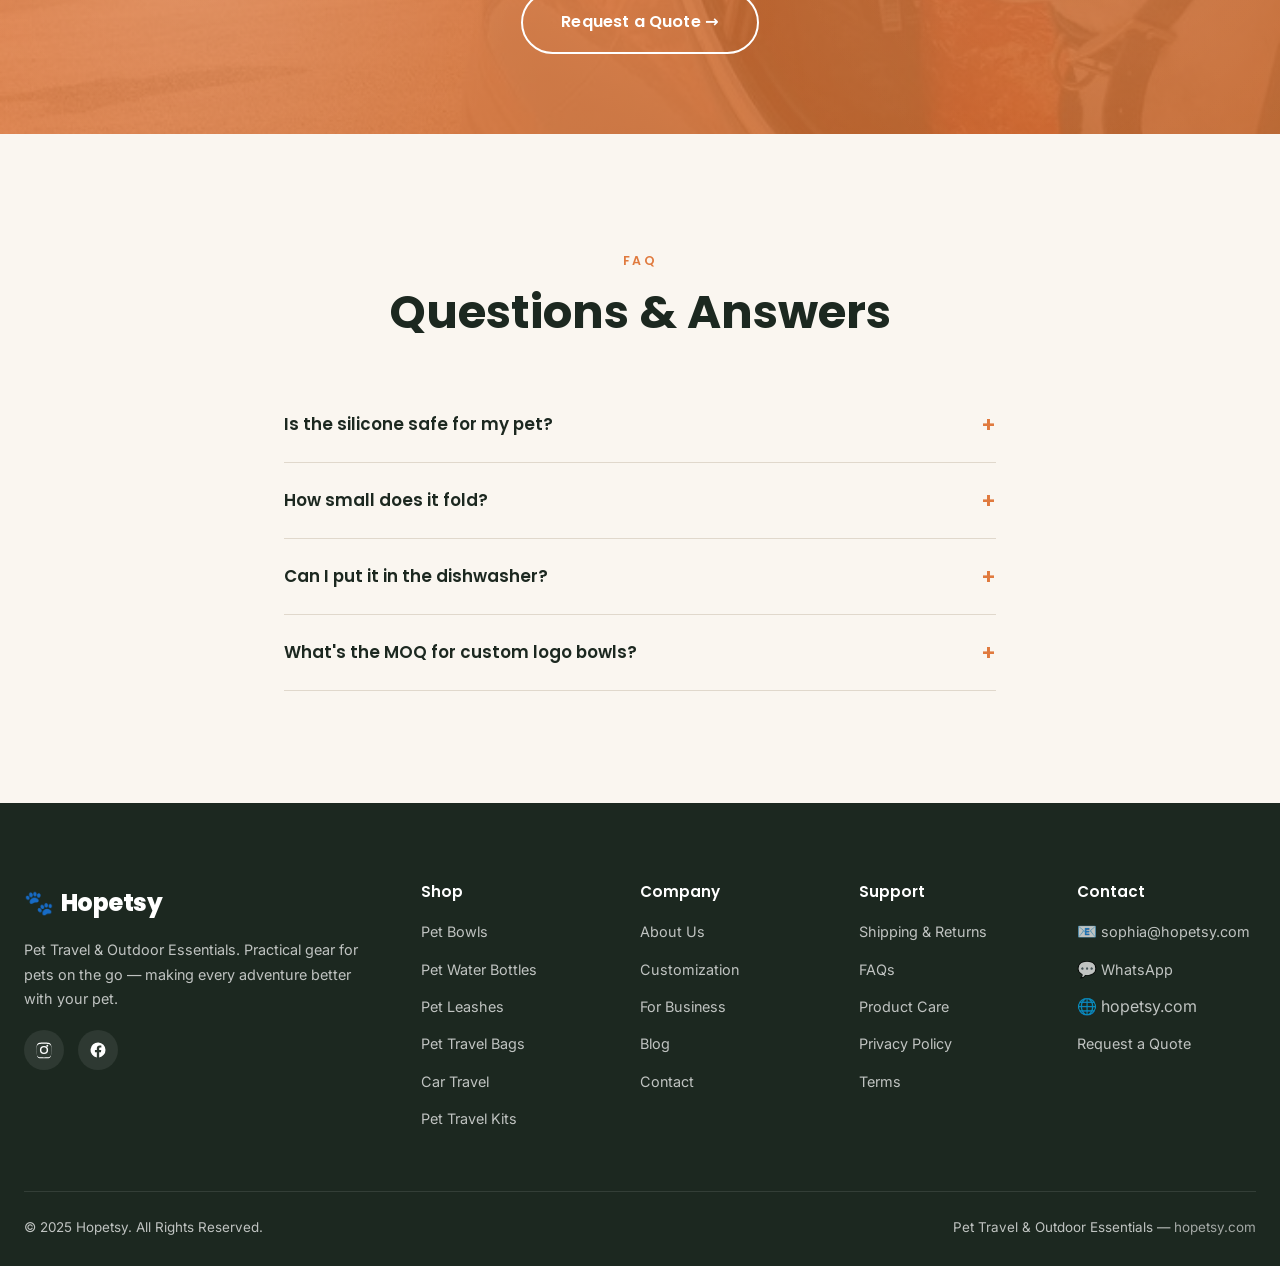
<file: product-collapsible-bowl.html>
<!DOCTYPE html>
<html lang="en">
<head>
<meta charset="UTF-8">
<meta name="viewport" content="width=device-width, initial-scale=1.0">
<title>Collapsible Silicone Dog Bowl — Hopetsy</title>
<meta name="description" content="The bowl that goes wherever your dog goes. Food-grade silicone, folds flat to 1cm, lightweight, dishwasher safe.">
<link rel="icon" href="data:image/svg+xml,<svg xmlns='http://www.w3.org/2000/svg' viewBox='0 0 100 100'><text y='.9em' font-size='90'>🐾</text></svg>">
<link rel="stylesheet" href="css/style.css">
</head>
<body>

<div class="announce">Free shipping on orders over $69 <span>•</span> Worldwide delivery <span>•</span> Small-batch customization available</div>

<header class="header">
  <div class="container nav">
    <a href="index.html" class="logo"><span class="paw">🐾</span>Hopetsy</a>
    <ul class="nav-menu">
      <li><a href="index.html">Home</a></li>
      <li><a href="products.html">Products</a></li>
      <li><a href="index.html#scenarios">Pet Travel</a></li>
      <li><a href="customization.html">Customization</a></li>
      <li><a href="for-business.html">For Business</a></li>
      <li><a href="index.html#story">About</a></li>
      <li><a href="blog.html">Blog</a></li>
    </ul>
    <div class="nav-actions">
      <a href="products.html" class="btn btn--outline nav-cta">Shop</a>
      <a href="get-a-quote.html" class="btn btn--primary nav-cta">Get a Quote</a>
    </div>
    <button class="nav-toggle" aria-label="Open menu"><span></span><span></span><span></span></button>
  </div>
</header>

<div class="mobile-menu">
  <button class="close-mobile">✕</button>
  <a href="index.html">Home</a>
  <a href="products.html">Products</a>
  <a href="customization.html">Customization</a>
  <a href="for-business.html">For Business</a>
  <a href="blog.html">Blog</a>
  <a href="get-a-quote.html" class="btn btn--primary" style="margin-top:24px;display:inline-block">Get a Quote</a>
</div>

<!-- PRODUCT DETAIL -->
<section class="section">
  <div class="container">
    <div class="breadcrumb"><a href="index.html">Home</a> / <a href="products.html">Products</a> / Collapsible Silicone Dog Bowl</div>
    <div class="pdp-grid" style="margin-top:20px">
      <!-- Gallery -->
      <div class="pdp-gallery">
        <div class="pdp-thumbs">
          <div class="pdp-thumb active pdp--bowl"></div>
          <div class="pdp-thumb pdp--walk"></div>
          <div class="pdp-thumb pdp--picnic"></div>
          <div class="pdp-thumb pdp--camp"></div>
        </div>
        <div class="pdp-main-img pdp--bowl"></div>
      </div>
      <!-- Info -->
      <div class="pdp-info">
        <span class="eyebrow">Travel Bowl · Bestseller</span>
        <h1>Collapsible Silicone Dog Bowl</h1>
        <p class="pdp-sub">The bowl that goes wherever your dog goes.</p>
        <div class="pdp-price-row">
          <span class="pdp-price">$8.90</span>
          <span class="pdp-price-old">$12.00</span>
          <span class="pdp-rating"><span class="stars">★★★★★</span><span class="num">(248 reviews)</span></span>
        </div>
        <p class="pdp-desc">Flat as a pancake when packed, sturdy as a bowl at mealtime. Made from food-grade, BPA-free silicone that's safe, durable, and easy to clean. Clip it to a leash, stash it in a pocket, or toss it in the car — it's the travel bowl that's always ready.</p>

        <div class="pdp-features">
          <div class="pdp-feature"><span class="pf-emoji">📎</span> Foldable — collapses to 1cm flat</div>
          <div class="pdp-feature"><span class="pf-emoji">🪶</span> Lightweight — under 200g</div>
          <div class="pdp-feature"><span class="pf-emoji">🧼</span> Easy to clean — dishwasher safe</div>
          <div class="pdp-feature"><span class="pf-emoji">🌿</span> Food-grade BPA-free silicone</div>
          <div class="pdp-feature"><span class="pf-emoji">💾</span> Space-saving design</div>
          <div class="pdp-feature"><span class="pf-emoji">✈️</span> Perfect for travel & outdoor</div>
        </div>

        <div class="pdp-actions">
          <a href="get-a-quote.html" class="btn btn--primary btn--lg">Add to Cart</a>
          <a href="get-a-quote.html" class="btn btn--outline btn--lg">Request Custom Quote</a>
        </div>

        <div class="pdp-note">
          <span class="pn-emoji">🏭</span>
          <div><strong>Factory-direct & customizable.</strong> Available with custom logo, colors, and packaging. MOQ varies by customization method — contact us for details and samples.</div>
        </div>
      </div>
    </div>
  </div>
</section>

<!-- WHY YOU'LL LOVE IT -->
<section class="section-tight scenario-section">
  <div class="container">
    <div class="sec-head">
      <span class="eyebrow">Why You'll Love It</span>
      <h2 class="section-title">Designed for Every Adventure</h2>
    </div>
    <div class="product-grid" style="grid-template-columns:repeat(3,1fr)">
      <div class="product-card">
        <div class="pc-img pc--green">📐</div>
        <div class="pc-body"><h3>Folds Completely Flat</h3><p class="pc-desc">Just 1cm thick when collapsed — fits in any bag, pocket, or car console.</p></div>
      </div>
      <div class="product-card">
        <div class="pc-img pc--green">🪶</div>
        <div class="pc-body"><h3>Ultra Lightweight</h3><p class="pc-desc">Under 200g. You'll forget it's there until mealtime.</p></div>
      </div>
      <div class="product-card">
        <div class="pc-img pc--green">🧼</div>
        <div class="pc-body"><h3>Effortless to Clean</h3><p class="pc-desc">Rinse it, wipe it, or toss it in the dishwasher. Done.</p></div>
      </div>
    </div>
  </div>
</section>

<!-- USE SCENES -->
<section class="section">
  <div class="container">
    <div class="sec-head">
      <span class="eyebrow">Where It Goes</span>
      <h2 class="section-title">One Bowl, Every Scene</h2>
    </div>
    <div class="scene-strip">
      <div class="scene-card sc--walk">
        <div class="sc-emoji">🐕</div>
        <h4>Daily Walk</h4>
        <p>Clip to the leash — hydration stop anytime</p>
      </div>
      <div class="scene-card sc--road">
        <div class="sc-emoji">🚗</div>
        <h4>Road Trip</h4>
        <p>Stash in the car, unfold at rest stops</p>
      </div>
      <div class="scene-card sc--camp">
        <div class="sc-emoji">🏕️</div>
        <h4>Camping & Hiking</h4>
        <p>Light enough for the trail, sturdy for camp meals</p>
      </div>
    </div>
  </div>
</section>

<!-- SPECS -->
<section class="section-tight scenario-section">
  <div class="container" style="max-width:800px">
    <div class="sec-head sec-head--left">
      <span class="eyebrow">Specifications</span>
      <h2 class="section-title" style="font-size:1.8rem">Product Details</h2>
    </div>
    <table style="width:100%;border-collapse:collapse;font-size:0.95rem">
      <tbody>
        <tr style="border-bottom:1px solid var(--line)"><td style="padding:14px 0;font-weight:600;color:var(--slate);width:40%">Material</td><td style="padding:14px 0">Food-grade silicone (BPA-free)</td></tr>
        <tr style="border-bottom:1px solid var(--line)"><td style="padding:14px 0;font-weight:600;color:var(--slate)">Capacity</td><td style="padding:14px 0">350ml / 12oz</td></tr>
        <tr style="border-bottom:1px solid var(--line)"><td style="padding:14px 0;font-weight:600;color:var(--slate)">Expanded size</td><td style="padding:14px 0">13cm diameter × 5.5cm height</td></tr>
        <tr style="border-bottom:1px solid var(--line)"><td style="padding:14px 0;font-weight:600;color:var(--slate)">Collapsed size</td><td style="padding:14px 0">13cm diameter × 1cm height</td></tr>
        <tr style="border-bottom:1px solid var(--line)"><td style="padding:14px 0;font-weight:600;color:var(--slate)">Weight</td><td style="padding:14px 0">~180g</td></tr>
        <tr style="border-bottom:1px solid var(--line)"><td style="padding:14px 0;font-weight:600;color:var(--slate)">Colors available</td><td style="padding:14px 0">Green, Orange, Blue, Pink, Black + custom</td></tr>
        <tr style="border-bottom:1px solid var(--line)"><td style="padding:14px 0;font-weight:600;color:var(--slate)">Temperature range</td><td style="padding:14px 0">-40°C to 230°C</td></tr>
        <tr><td style="padding:14px 0;font-weight:600;color:var(--slate)">Certifications</td><td style="padding:14px 0">FDA, LFGB, BSCI</td></tr>
      </tbody>
    </table>
  </div>
</section>

<!-- CUSTOM CTA -->
<section class="cta-band">
  <div class="container" style="position:relative">
    <h2>Need custom bowls for your brand?</h2>
    <p>Add your logo, choose your colors, and design your packaging. Small trial orders welcome.</p>
    <a href="get-a-quote.html" class="btn btn--ghost btn--lg">Request a Quote →</a>
  </div>
</section>

<!-- FAQ -->
<section class="section">
  <div class="container" style="max-width:760px">
    <div class="sec-head">
      <span class="eyebrow">FAQ</span>
      <h2 class="section-title">Questions & Answers</h2>
    </div>
    <div class="faq-item">
      <button class="faq-q">Is the silicone safe for my pet? <span class="faq-icon">+</span></button>
      <div class="faq-a"><div class="faq-a-inner">Yes. Our bowls are made from 100% food-grade, BPA-free silicone that meets FDA and LFGB standards. It's the same material used in baby products and kitchen bakeware.</div></div>
    </div>
    <div class="faq-item">
      <button class="faq-q">How small does it fold? <span class="faq-icon">+</span></button>
      <div class="faq-a"><div class="faq-a-inner">It collapses to just 1cm thick — about the size of a coaster. You can slip it into a pocket, glove box, or backpack without thinking about it.</div></div>
    </div>
    <div class="faq-item">
      <button class="faq-q">Can I put it in the dishwasher? <span class="faq-icon">+</span></button>
      <div class="faq-a"><div class="faq-a-inner">Absolutely. The bowl is top-rack dishwasher safe. For quick cleaning, just rinse with water — silicone doesn't absorb odors or stains.</div></div>
    </div>
    <div class="faq-item">
      <button class="faq-q">What's the MOQ for custom logo bowls? <span class="faq-icon">+</span></button>
      <div class="faq-a"><div class="faq-a-inner">MOQ varies depending on the customization method (laser engraving, printing, embossing) and packaging. We support small trial orders — contact us with your requirements and we'll provide a tailored quote.</div></div>
    </div>
  </div>
</section>

<footer class="footer">
  <div class="container">
    <div class="footer-grid">
      <div>
        <div class="logo"><span class="paw">🐾</span>Hopetsy</div>
        <p style="max-width:340px">Pet Travel & Outdoor Essentials. Practical gear for pets on the go — making every adventure better with your pet.</p>
        <div class="footer-social">
          <a href="#" aria-label="Instagram"><svg viewBox="0 0 24 24"><path d="M12 2.16c3.2 0 3.58.01 4.85.07 1.17.05 1.8.25 2.23.41.56.22.96.48 1.38.9.42.42.68.82.9 1.38.16.43.36 1.06.41 2.23.06 1.27.07 1.65.07 4.85s-.01 3.58-.07 4.85c-.05 1.17-.25 1.8-.41 2.23-.22.56-.48.96-.9 1.38-.42.42-.82.68-1.38.9-.43.16-1.06.36-2.23.41-1.27.06-1.65.07-4.85.07s-3.58-.01-4.85-.07c-1.17-.05-1.8-.25-2.23-.41a3.72 3.72 0 0 1-1.38-.9 3.72 3.72 0 0 1-.9-1.38c-.16-.43-.36-1.06-.41-2.23C2.17 15.58 2.16 15.2 2.16 12s.01-3.58.07-4.85c.05-1.17.25-1.8.41-2.23.22-.56.48-.96.9-1.38.42-.42.82-.68 1.38-.9.43-.16 1.06-.36 2.23-.41C8.42 2.17 8.8 2.16 12 2.16zm0 1.62c-3.15 0-3.5.01-4.74.07-1.14.05-1.76.24-2.17.4-.55.21-.94.47-1.35.88-.41.41-.67.8-.88 1.35-.16.41-.35 1.03-.4 2.17-.06 1.24-.07 1.59-.07 4.74s.01 3.5.07 4.74c.05 1.14.24 1.76.4 2.17.21.55.47.94.88 1.35.41.41.8.67 1.35.88.41.16 1.03.35 2.17.4 1.24.06 1.59.07 4.74.07s3.5-.01 4.74-.07c1.14-.05 1.76-.24 2.17-.4.55-.21.94-.47 1.35-.88.41-.41.67-.8.88-1.35.16-.41.35-1.03.4-2.17.06-1.24.07-1.59.07-4.74s-.01-3.5-.07-4.74c-.05-1.14-.24-1.76-.4-2.17a3.64 3.64 0 0 0-.88-1.35 3.64 3.64 0 0 0-1.35-.88c-.41-.16-1.03-.35-2.17-.4-1.24-.06-1.59-.07-4.74-.07zm0 2.76a5.46 5.46 0 1 1 0 10.92 5.46 5.46 0 0 1 0-10.92zm0 9a3.54 3.54 0 1 0 0-7.08 3.54 3.54 0 0 0 0 7.08zm5.69-9.22a1.27 1.27 0 1 1-2.55 0 1.27 1.27 0 0 1 2.55 0z"/></svg></a>
          <a href="#" aria-label="Facebook"><svg viewBox="0 0 24 24"><path d="M22 12a10 10 0 1 0-11.56 9.88v-6.99H7.9V12h2.54V9.8c0-2.5 1.49-3.89 3.78-3.89 1.09 0 2.23.2 2.23.2v2.46h-1.26c-1.24 0-1.63.77-1.63 1.56V12h2.78l-.44 2.89h-2.34v6.99A10 10 0 0 0 22 12z"/></svg></a>
        </div>
      </div>
      <div><h4>Shop</h4><ul class="footer-links"><li><a href="products.html#bowls">Pet Bowls</a></li><li><a href="products.html#bottles">Pet Water Bottles</a></li><li><a href="products.html#leashes">Pet Leashes</a></li><li><a href="products.html#bags">Pet Travel Bags</a></li><li><a href="products.html#car">Car Travel</a></li><li><a href="products.html#kits">Pet Travel Kits</a></li></ul></div>
      <div><h4>Company</h4><ul class="footer-links"><li><a href="index.html#story">About Us</a></li><li><a href="customization.html">Customization</a></li><li><a href="for-business.html">For Business</a></li><li><a href="blog.html">Blog</a></li><li><a href="get-a-quote.html">Contact</a></li></ul></div>
      <div><h4>Support</h4><ul class="footer-links"><li><a href="#">Shipping & Returns</a></li><li><a href="#">FAQs</a></li><li><a href="#">Product Care</a></li><li><a href="#">Privacy Policy</a></li><li><a href="#">Terms</a></li></ul></div>
      <div><h4>Contact</h4><ul class="footer-links"><li>📧 sophia@hopetsy.com</li><li>💬 WhatsApp</li><li>🌐 hopetsy.com</li><li><a href="get-a-quote.html">Request a Quote</a></li></ul></div>
    </div>
    <div class="footer-bottom"><span>© 2025 Hopetsy. All Rights Reserved.</span><span>Pet Travel & Outdoor Essentials — <a href="#">hopetsy.com</a></span></div>
  </div>
</footer>

<a href="get-a-quote.html" class="wa-float" aria-label="Chat on WhatsApp">💬</a>
<script src="js/main.js"></script>
</body>
</html>
</file>
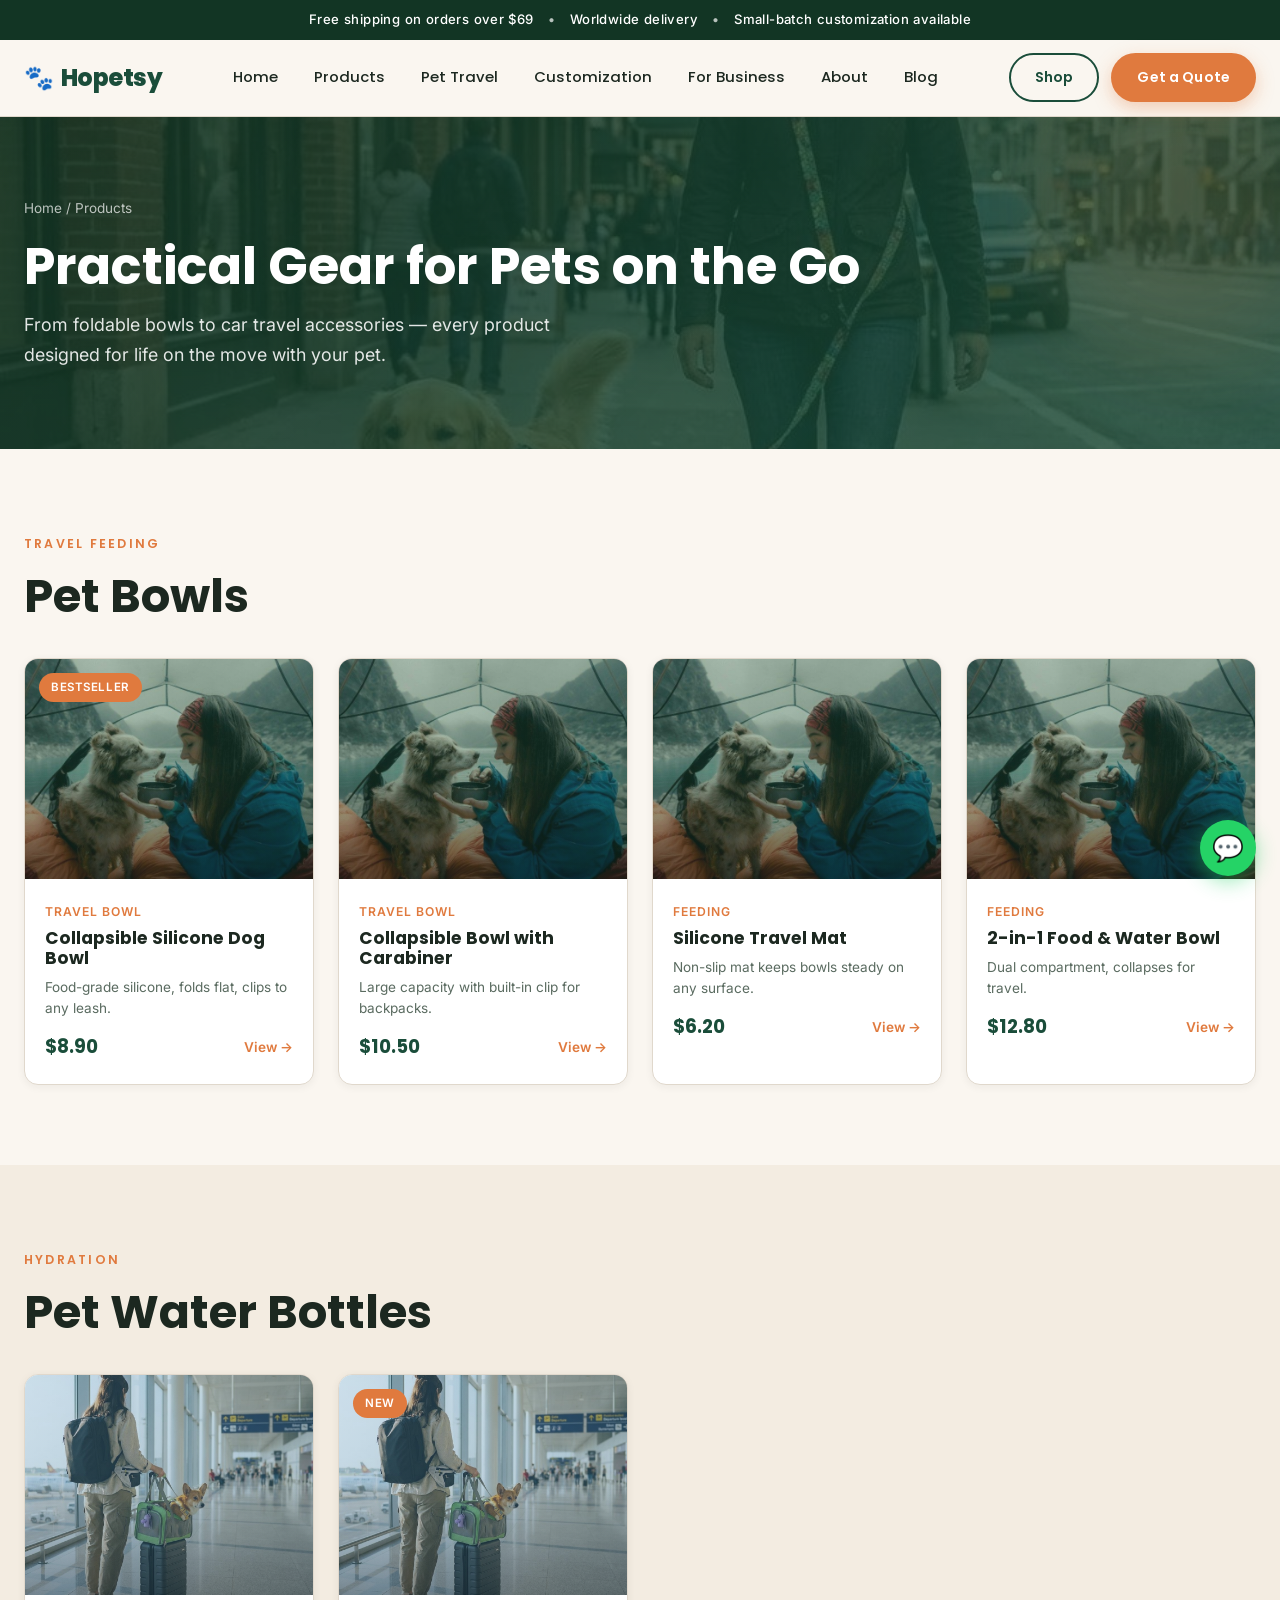
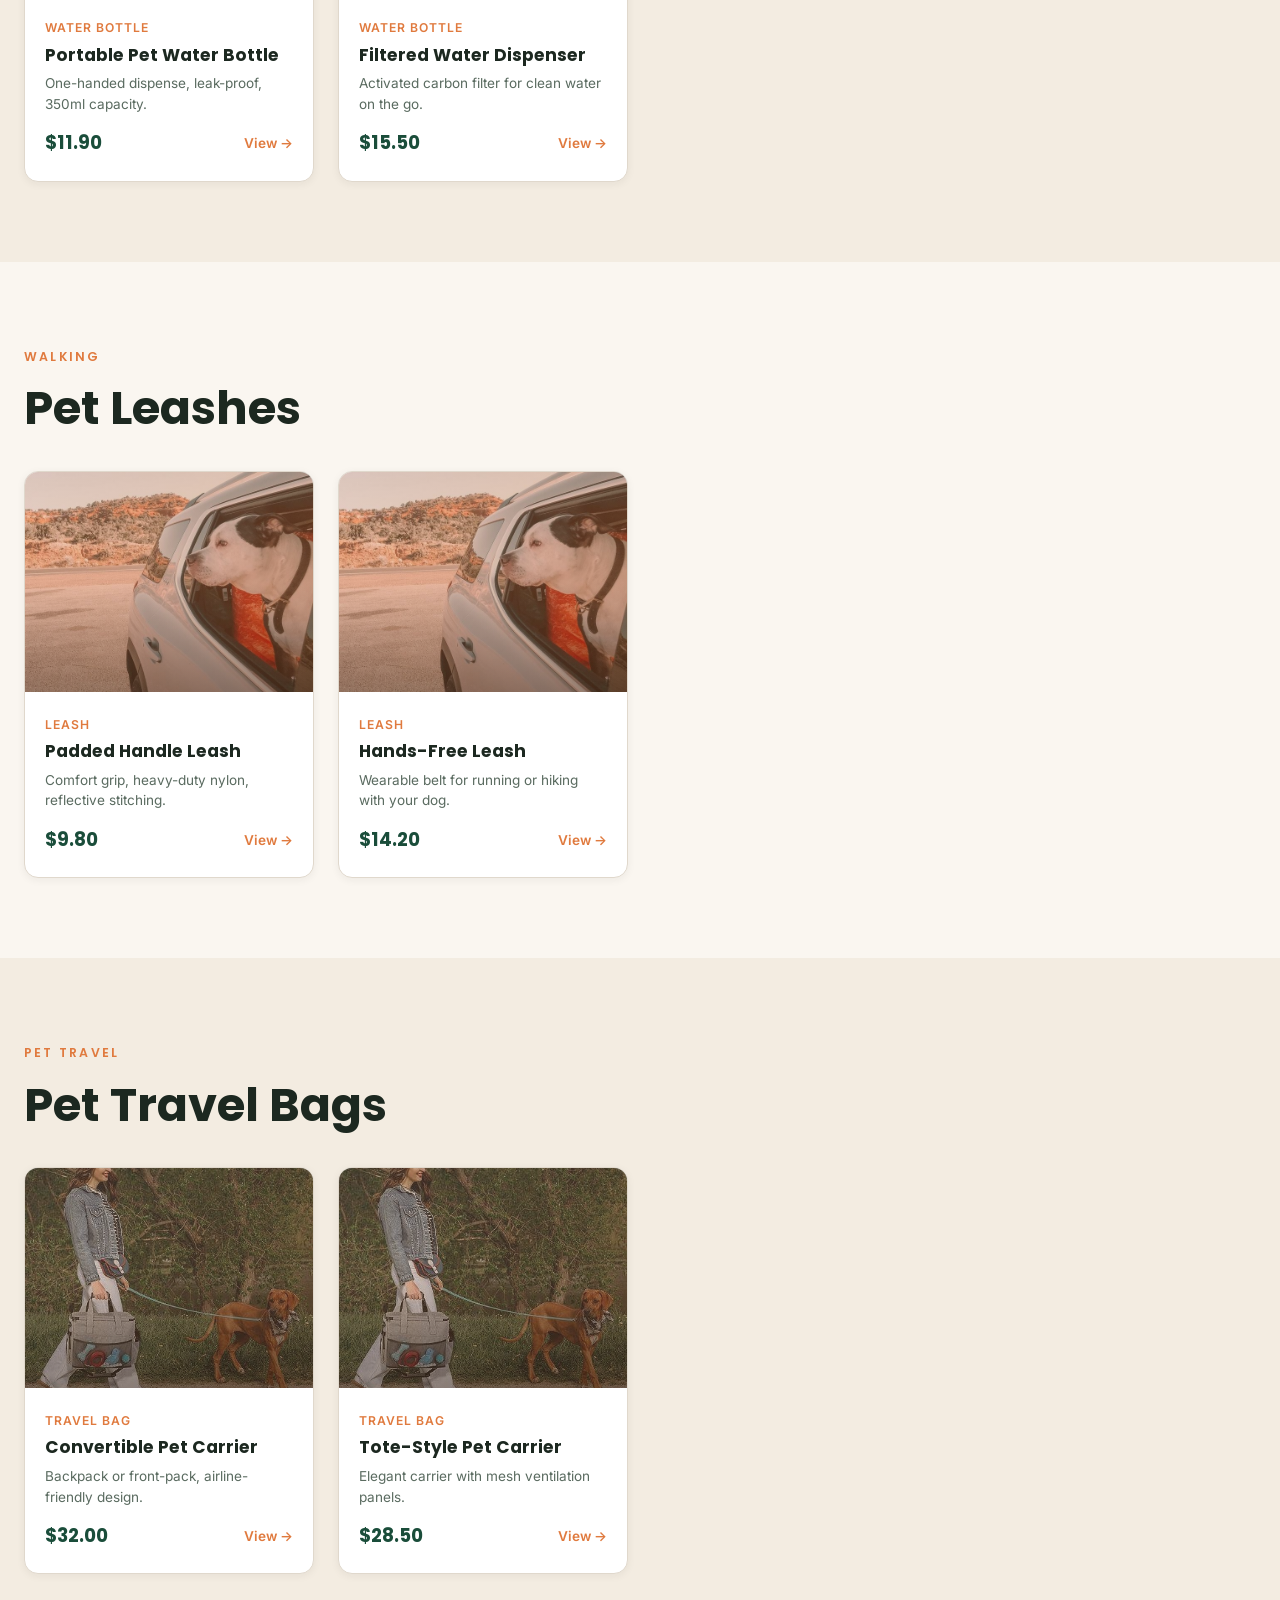
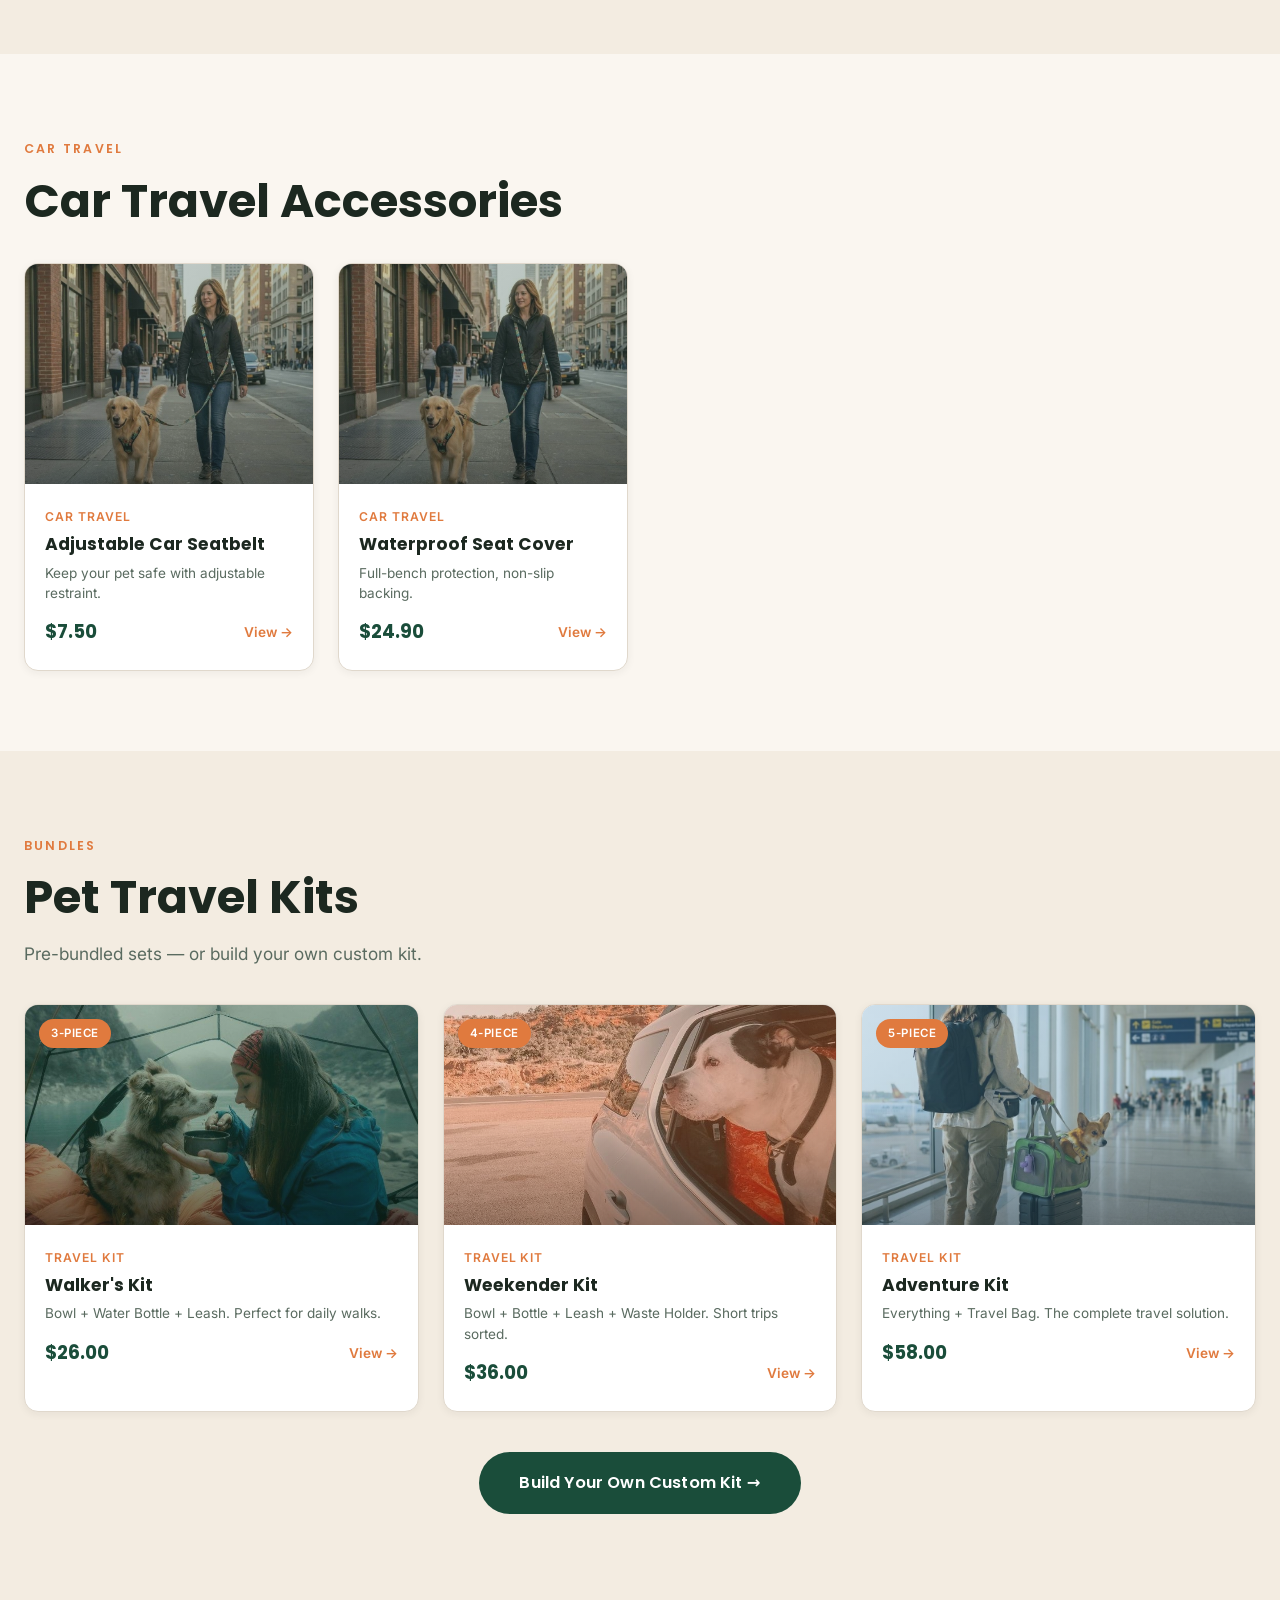
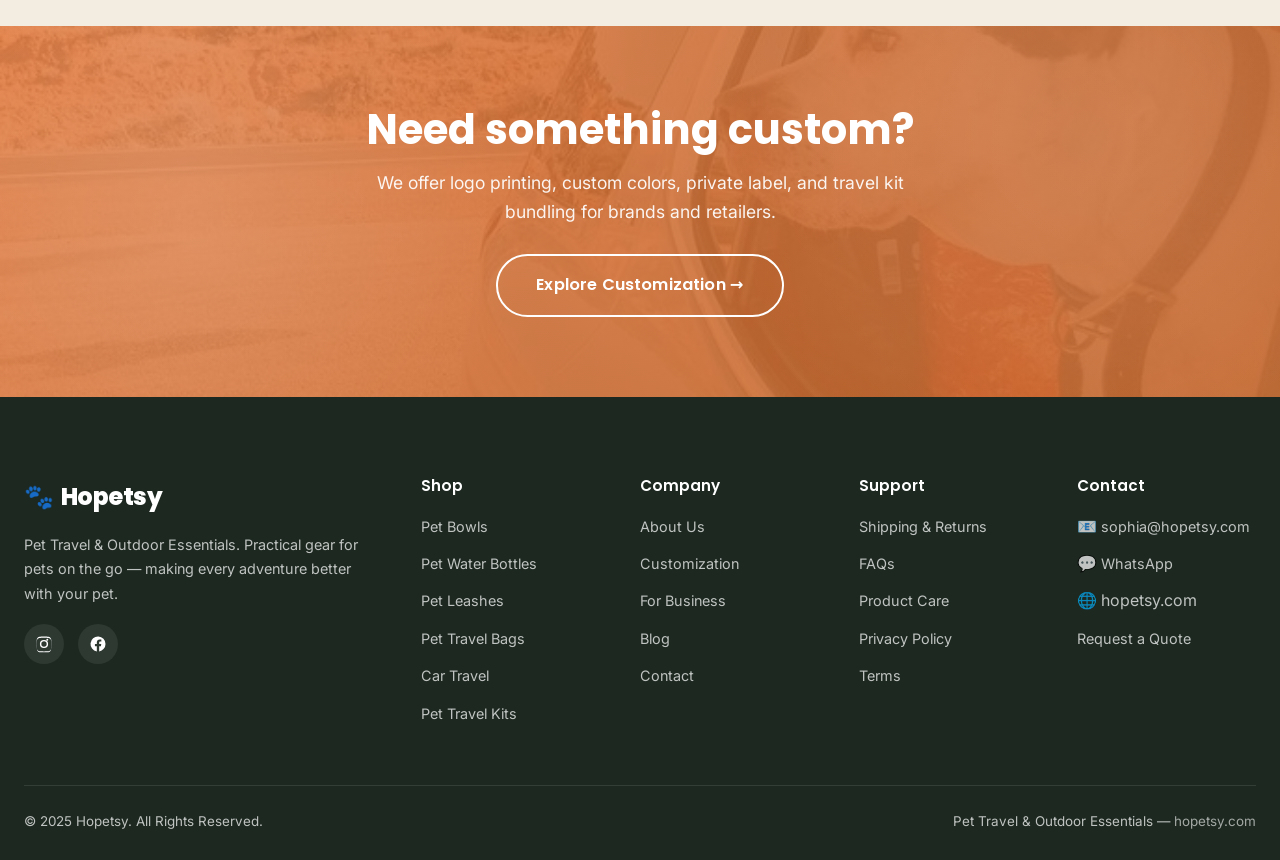
<file: products.html>
<!DOCTYPE html>
<html lang="en">
<head>
<meta charset="UTF-8">
<meta name="viewport" content="width=device-width, initial-scale=1.0">
<title>Products — Hopetsy</title>
<meta name="description" content="Browse all Hopetsy pet travel essentials: foldable bowls, portable water bottles, leashes, travel bags, car accessories, and travel kits.">
<link rel="icon" href="data:image/svg+xml,<svg xmlns='http://www.w3.org/2000/svg' viewBox='0 0 100 100'><text y='.9em' font-size='90'>🐾</text></svg>">
<link rel="stylesheet" href="css/style.css">
</head>
<body>

<div class="announce">Free shipping on orders over $69 <span>•</span> Worldwide delivery <span>•</span> Small-batch customization available</div>

<header class="header">
  <div class="container nav">
    <a href="index.html" class="logo"><span class="paw">🐾</span>Hopetsy</a>
    <ul class="nav-menu">
      <li><a href="index.html">Home</a></li>
      <li><a href="products.html">Products</a></li>
      <li><a href="index.html#scenarios">Pet Travel</a></li>
      <li><a href="customization.html">Customization</a></li>
      <li><a href="for-business.html">For Business</a></li>
      <li><a href="index.html#story">About</a></li>
      <li><a href="blog.html">Blog</a></li>
    </ul>
    <div class="nav-actions">
      <a href="products.html" class="btn btn--outline nav-cta">Shop</a>
      <a href="get-a-quote.html" class="btn btn--primary nav-cta">Get a Quote</a>
    </div>
    <button class="nav-toggle" aria-label="Open menu"><span></span><span></span><span></span></button>
  </div>
</header>

<div class="mobile-menu">
  <button class="close-mobile">✕</button>
  <a href="index.html">Home</a>
  <a href="products.html">Products</a>
  <a href="customization.html">Customization</a>
  <a href="for-business.html">For Business</a>
  <a href="blog.html">Blog</a>
  <a href="get-a-quote.html" class="btn btn--primary" style="margin-top:24px;display:inline-block">Get a Quote</a>
</div>

<!-- PAGE HERO -->
<section class="page-hero">
  <div class="container">
    <div class="breadcrumb"><a href="index.html">Home</a> / Products</div>
    <h1>Practical Gear for Pets on the Go</h1>
    <p>From foldable bowls to car travel accessories — every product designed for life on the move with your pet.</p>
  </div>
</section>

<!-- BOWLS -->
<section class="section-tight" id="bowls">
  <div class="container">
    <div class="sec-head sec-head--left" style="margin-bottom:36px">
      <span class="eyebrow">Travel Feeding</span>
      <h2 class="section-title">Pet Bowls</h2>
    </div>
    <div class="product-grid">
      <a href="product-collapsible-bowl.html" class="product-card">
        <div class="pc-img pc--green"><div class="pc-badge">Bestseller</div>🥣</div>
        <div class="pc-body"><span class="pc-cat">Travel Bowl</span><h3>Collapsible Silicone Dog Bowl</h3><p class="pc-desc">Food-grade silicone, folds flat, clips to any leash.</p><div class="pc-foot"><span class="pc-price">$8.90</span><span class="pc-link">View →</span></div></div>
      </a>
      <div class="product-card">
        <div class="pc-img pc--green">🥣</div>
        <div class="pc-body"><span class="pc-cat">Travel Bowl</span><h3>Collapsible Bowl with Carabiner</h3><p class="pc-desc">Large capacity with built-in clip for backpacks.</p><div class="pc-foot"><span class="pc-price">$10.50</span><span class="pc-link">View →</span></div></div>
      </div>
      <div class="product-card">
        <div class="pc-img pc--green">🍽️</div>
        <div class="pc-body"><span class="pc-cat">Feeding</span><h3>Silicone Travel Mat</h3><p class="pc-desc">Non-slip mat keeps bowls steady on any surface.</p><div class="pc-foot"><span class="pc-price">$6.20</span><span class="pc-link">View →</span></div></div>
      </div>
      <div class="product-card">
        <div class="pc-img pc--green">🥤</div>
        <div class="pc-body"><span class="pc-cat">Feeding</span><h3>2-in-1 Food & Water Bowl</h3><p class="pc-desc">Dual compartment, collapses for travel.</p><div class="pc-foot"><span class="pc-price">$12.80</span><span class="pc-link">View →</span></div></div>
      </div>
    </div>
  </div>
</section>

<!-- WATER BOTTLES -->
<section class="section-tight scenario-section" id="bottles">
  <div class="container">
    <div class="sec-head sec-head--left" style="margin-bottom:36px">
      <span class="eyebrow">Hydration</span>
      <h2 class="section-title">Pet Water Bottles</h2>
    </div>
    <div class="product-grid">
      <div class="product-card">
        <div class="pc-img pc--blue">💧</div>
        <div class="pc-body"><span class="pc-cat">Water Bottle</span><h3>Portable Pet Water Bottle</h3><p class="pc-desc">One-handed dispense, leak-proof, 350ml capacity.</p><div class="pc-foot"><span class="pc-price">$11.90</span><span class="pc-link">View →</span></div></div>
      </div>
      <div class="product-card">
        <div class="pc-img pc--blue"><div class="pc-badge">New</div>🚰</div>
        <div class="pc-body"><span class="pc-cat">Water Bottle</span><h3>Filtered Water Dispenser</h3><p class="pc-desc">Activated carbon filter for clean water on the go.</p><div class="pc-foot"><span class="pc-price">$15.50</span><span class="pc-link">View →</span></div></div>
      </div>
    </div>
  </div>
</section>

<!-- LEASHES -->
<section class="section-tight" id="leashes">
  <div class="container">
    <div class="sec-head sec-head--left" style="margin-bottom:36px">
      <span class="eyebrow">Walking</span>
      <h2 class="section-title">Pet Leashes</h2>
    </div>
    <div class="product-grid">
      <div class="product-card">
        <div class="pc-img pc--orange">🦮</div>
        <div class="pc-body"><span class="pc-cat">Leash</span><h3>Padded Handle Leash</h3><p class="pc-desc">Comfort grip, heavy-duty nylon, reflective stitching.</p><div class="pc-foot"><span class="pc-price">$9.80</span><span class="pc-link">View →</span></div></div>
      </div>
      <div class="product-card">
        <div class="pc-img pc--orange">🔗</div>
        <div class="pc-body"><span class="pc-cat">Leash</span><h3>Hands-Free Leash</h3><p class="pc-desc">Wearable belt for running or hiking with your dog.</p><div class="pc-foot"><span class="pc-price">$14.20</span><span class="pc-link">View →</span></div></div>
      </div>
    </div>
  </div>
</section>

<!-- TRAVEL BAGS -->
<section class="section-tight scenario-section" id="bags">
  <div class="container">
    <div class="sec-head sec-head--left" style="margin-bottom:36px">
      <span class="eyebrow">Pet Travel</span>
      <h2 class="section-title">Pet Travel Bags</h2>
    </div>
    <div class="product-grid">
      <div class="product-card">
        <div class="pc-img pc--brown">🎒</div>
        <div class="pc-body"><span class="pc-cat">Travel Bag</span><h3>Convertible Pet Carrier</h3><p class="pc-desc">Backpack or front-pack, airline-friendly design.</p><div class="pc-foot"><span class="pc-price">$32.00</span><span class="pc-link">View →</span></div></div>
      </div>
      <div class="product-card">
        <div class="pc-img pc--brown">👜</div>
        <div class="pc-body"><span class="pc-cat">Travel Bag</span><h3>Tote-Style Pet Carrier</h3><p class="pc-desc">Elegant carrier with mesh ventilation panels.</p><div class="pc-foot"><span class="pc-price">$28.50</span><span class="pc-link">View →</span></div></div>
      </div>
    </div>
  </div>
</section>

<!-- CAR TRAVEL -->
<section class="section-tight" id="car">
  <div class="container">
    <div class="sec-head sec-head--left" style="margin-bottom:36px">
      <span class="eyebrow">Car Travel</span>
      <h2 class="section-title">Car Travel Accessories</h2>
    </div>
    <div class="product-grid">
      <div class="product-card">
        <div class="pc-img pc--sage">🚗</div>
        <div class="pc-body"><span class="pc-cat">Car Travel</span><h3>Adjustable Car Seatbelt</h3><p class="pc-desc">Keep your pet safe with adjustable restraint.</p><div class="pc-foot"><span class="pc-price">$7.50</span><span class="pc-link">View →</span></div></div>
      </div>
      <div class="product-card">
        <div class="pc-img pc--sage">🛡️</div>
        <div class="pc-body"><span class="pc-cat">Car Travel</span><h3>Waterproof Seat Cover</h3><p class="pc-desc">Full-bench protection, non-slip backing.</p><div class="pc-foot"><span class="pc-price">$24.90</span><span class="pc-link">View →</span></div></div>
      </div>
    </div>
  </div>
</section>

<!-- TRAVEL KITS -->
<section class="section-tight scenario-section" id="kits" style="padding-bottom:var(--space-2xl)">
  <div class="container">
    <div class="sec-head sec-head--left" style="margin-bottom:36px">
      <span class="eyebrow">Bundles</span>
      <h2 class="section-title">Pet Travel Kits</h2>
      <p class="section-sub" style="margin:0">Pre-bundled sets — or build your own custom kit.</p>
    </div>
    <div class="product-grid" style="grid-template-columns:repeat(3,1fr)">
      <div class="product-card">
        <div class="pc-img pc--green"><div class="pc-badge">3-Piece</div>🧳</div>
        <div class="pc-body"><span class="pc-cat">Travel Kit</span><h3>Walker's Kit</h3><p class="pc-desc">Bowl + Water Bottle + Leash. Perfect for daily walks.</p><div class="pc-foot"><span class="pc-price">$26.00</span><span class="pc-link">View →</span></div></div>
      </div>
      <div class="product-card">
        <div class="pc-img pc--orange"><div class="pc-badge">4-Piece</div>🧳</div>
        <div class="pc-body"><span class="pc-cat">Travel Kit</span><h3>Weekender Kit</h3><p class="pc-desc">Bowl + Bottle + Leash + Waste Holder. Short trips sorted.</p><div class="pc-foot"><span class="pc-price">$36.00</span><span class="pc-link">View →</span></div></div>
      </div>
      <div class="product-card">
        <div class="pc-img pc--blue"><div class="pc-badge">5-Piece</div>🧳</div>
        <div class="pc-body"><span class="pc-cat">Travel Kit</span><h3>Adventure Kit</h3><p class="pc-desc">Everything + Travel Bag. The complete travel solution.</p><div class="pc-foot"><span class="pc-price">$58.00</span><span class="pc-link">View →</span></div></div>
      </div>
    </div>
    <div class="text-center" style="margin-top:40px">
      <a href="get-a-quote.html" class="btn btn--dark btn--lg">Build Your Own Custom Kit →</a>
    </div>
  </div>
</section>

<!-- CTA -->
<section class="cta-band">
  <div class="container" style="position:relative">
    <h2>Need something custom?</h2>
    <p>We offer logo printing, custom colors, private label, and travel kit bundling for brands and retailers.</p>
    <a href="customization.html" class="btn btn--ghost btn--lg">Explore Customization →</a>
  </div>
</section>

<footer class="footer">
  <div class="container">
    <div class="footer-grid">
      <div>
        <div class="logo"><span class="paw">🐾</span>Hopetsy</div>
        <p style="max-width:340px">Pet Travel & Outdoor Essentials. Practical gear for pets on the go — making every adventure better with your pet.</p>
        <div class="footer-social">
          <a href="#" aria-label="Instagram"><svg viewBox="0 0 24 24"><path d="M12 2.16c3.2 0 3.58.01 4.85.07 1.17.05 1.8.25 2.23.41.56.22.96.48 1.38.9.42.42.68.82.9 1.38.16.43.36 1.06.41 2.23.06 1.27.07 1.65.07 4.85s-.01 3.58-.07 4.85c-.05 1.17-.25 1.8-.41 2.23-.22.56-.48.96-.9 1.38-.42.42-.82.68-1.38.9-.43.16-1.06.36-2.23.41-1.27.06-1.65.07-4.85.07s-3.58-.01-4.85-.07c-1.17-.05-1.8-.25-2.23-.41a3.72 3.72 0 0 1-1.38-.9 3.72 3.72 0 0 1-.9-1.38c-.16-.43-.36-1.06-.41-2.23C2.17 15.58 2.16 15.2 2.16 12s.01-3.58.07-4.85c.05-1.17.25-1.8.41-2.23.22-.56.48-.96.9-1.38.42-.42.82-.68 1.38-.9.43-.16 1.06-.36 2.23-.41C8.42 2.17 8.8 2.16 12 2.16zm0 1.62c-3.15 0-3.5.01-4.74.07-1.14.05-1.76.24-2.17.4-.55.21-.94.47-1.35.88-.41.41-.67.8-.88 1.35-.16.41-.35 1.03-.4 2.17-.06 1.24-.07 1.59-.07 4.74s.01 3.5.07 4.74c.05 1.14.24 1.76.4 2.17.21.55.47.94.88 1.35.41.41.8.67 1.35.88.41.16 1.03.35 2.17.4 1.24.06 1.59.07 4.74.07s3.5-.01 4.74-.07c1.14-.05 1.76-.24 2.17-.4.55-.21.94-.47 1.35-.88.41-.41.67-.8.88-1.35.16-.41.35-1.03.4-2.17.06-1.24.07-1.59.07-4.74s-.01-3.5-.07-4.74c-.05-1.14-.24-1.76-.4-2.17a3.64 3.64 0 0 0-.88-1.35 3.64 3.64 0 0 0-1.35-.88c-.41-.16-1.03-.35-2.17-.4-1.24-.06-1.59-.07-4.74-.07zm0 2.76a5.46 5.46 0 1 1 0 10.92 5.46 5.46 0 0 1 0-10.92zm0 9a3.54 3.54 0 1 0 0-7.08 3.54 3.54 0 0 0 0 7.08zm5.69-9.22a1.27 1.27 0 1 1-2.55 0 1.27 1.27 0 0 1 2.55 0z"/></svg></a>
          <a href="#" aria-label="Facebook"><svg viewBox="0 0 24 24"><path d="M22 12a10 10 0 1 0-11.56 9.88v-6.99H7.9V12h2.54V9.8c0-2.5 1.49-3.89 3.78-3.89 1.09 0 2.23.2 2.23.2v2.46h-1.26c-1.24 0-1.63.77-1.63 1.56V12h2.78l-.44 2.89h-2.34v6.99A10 10 0 0 0 22 12z"/></svg></a>
        </div>
      </div>
      <div><h4>Shop</h4><ul class="footer-links"><li><a href="products.html#bowls">Pet Bowls</a></li><li><a href="products.html#bottles">Pet Water Bottles</a></li><li><a href="products.html#leashes">Pet Leashes</a></li><li><a href="products.html#bags">Pet Travel Bags</a></li><li><a href="products.html#car">Car Travel</a></li><li><a href="products.html#kits">Pet Travel Kits</a></li></ul></div>
      <div><h4>Company</h4><ul class="footer-links"><li><a href="index.html#story">About Us</a></li><li><a href="customization.html">Customization</a></li><li><a href="for-business.html">For Business</a></li><li><a href="blog.html">Blog</a></li><li><a href="get-a-quote.html">Contact</a></li></ul></div>
      <div><h4>Support</h4><ul class="footer-links"><li><a href="#">Shipping & Returns</a></li><li><a href="#">FAQs</a></li><li><a href="#">Product Care</a></li><li><a href="#">Privacy Policy</a></li><li><a href="#">Terms</a></li></ul></div>
      <div><h4>Contact</h4><ul class="footer-links"><li>📧 sophia@hopetsy.com</li><li>💬 WhatsApp</li><li>🌐 hopetsy.com</li><li><a href="get-a-quote.html">Request a Quote</a></li></ul></div>
    </div>
    <div class="footer-bottom"><span>© 2025 Hopetsy. All Rights Reserved.</span><span>Pet Travel & Outdoor Essentials — <a href="#">hopetsy.com</a></span></div>
  </div>
</footer>

<a href="get-a-quote.html" class="wa-float" aria-label="Chat on WhatsApp">💬</a>
<script src="js/main.js"></script>
</body>
</html>
</file>
<file: css/style.css>
/* ============================================
   HOPETSY — Pet Travel & Outdoor Essentials
   Design System
   ============================================ */

/* ---------- Fonts ---------- */
@import url('https://fonts.googleapis.com/css2?family=Poppins:wght@400;500;600;700;800&family=Inter:wght@400;500;600&display=swap');

/* ---------- Design Tokens ---------- */
:root {
  /* Brand palette — earthy, outdoor, lifestyle */
  --forest:        #1a4d3a;
  --forest-deep:   #123524;
  --forest-light:  #2d6a4f;
  --forest-soft:   #e8f0eb;
  --terra:         #e07a3e;
  --terra-dark:    #c6662a;
  --terra-soft:    #fbe9dc;
  --cream:         #faf6f0;
  --sand:          #f3ece1;
  --sand-deep:     #e8dcc8;
  --ink:           #1c2820;
  --slate:         #5a6b60;
  --slate-light:   #8a9990;
  --white:         #ffffff;
  --line:          #e0d8cc;

  /* Typography */
  --font-head: 'Poppins', system-ui, sans-serif;
  --font-body: 'Inter', system-ui, sans-serif;

  /* Spacing scale */
  --space-xs: 0.5rem;
  --space-sm: 1rem;
  --space-md: 1.75rem;
  --space-lg: 3rem;
  --space-xl: 5rem;
  --space-2xl: 7rem;

  /* Radius */
  --r-sm: 8px;
  --r-md: 14px;
  --r-lg: 22px;
  --r-full: 999px;

  /* Shadow */
  --shadow-sm: 0 2px 8px rgba(28,40,32,0.06);
  --shadow-md: 0 8px 28px rgba(28,40,32,0.10);
  --shadow-lg: 0 18px 50px rgba(28,40,32,0.14);

  /* Layout */
  --container: 1280px;
  --nav-h: 76px;
}

/* ---------- Reset ---------- */
*, *::before, *::after { box-sizing: border-box; margin: 0; padding: 0; }
html { scroll-behavior: smooth; -webkit-text-size-adjust: 100%; }
body {
  font-family: var(--font-body);
  color: var(--ink);
  background: var(--cream);
  line-height: 1.65;
  font-size: 16px;
  overflow-x: hidden;
}
img { max-width: 100%; display: block; }
a { color: inherit; text-decoration: none; }
button { font-family: inherit; cursor: pointer; border: none; background: none; }
ul { list-style: none; }
h1,h2,h3,h4 { font-family: var(--font-head); line-height: 1.15; color: var(--ink); font-weight: 700; }

/* ---------- Utilities ---------- */
.container { max-width: var(--container); margin: 0 auto; padding: 0 24px; }
.section { padding: var(--space-2xl) 0; }
.section-tight { padding: var(--space-xl) 0; }
.text-center { text-align: center; }
.eyebrow {
  font-family: var(--font-head);
  font-weight: 600;
  font-size: 0.78rem;
  letter-spacing: 0.18em;
  text-transform: uppercase;
  color: var(--terra);
  margin-bottom: 14px;
  display: inline-block;
}
.section-title {
  font-size: clamp(1.9rem, 4vw, 2.9rem);
  font-weight: 700;
  margin-bottom: 16px;
}
.section-sub {
  font-size: 1.08rem;
  color: var(--slate);
  max-width: 600px;
  margin: 0 auto 0;
}
.mt-1{margin-top:var(--space-xs)} .mt-2{margin-top:var(--space-sm)}
.mt-3{margin-top:var(--space-md)} .mt-4{margin-top:var(--space-lg)}

/* ---------- Buttons ---------- */
.btn {
  display: inline-flex;
  align-items: center;
  justify-content: center;
  gap: 8px;
  font-family: var(--font-head);
  font-weight: 600;
  font-size: 0.95rem;
  letter-spacing: 0.01em;
  padding: 14px 30px;
  border-radius: var(--r-full);
  transition: all 0.25s ease;
  white-space: nowrap;
  border: 2px solid transparent;
}
.btn--primary {
  background: var(--terra);
  color: var(--white);
  box-shadow: 0 6px 18px rgba(224,122,62,0.35);
}
.btn--primary:hover { background: var(--terra-dark); transform: translateY(-2px); box-shadow: 0 10px 26px rgba(224,122,62,0.42); }
.btn--ghost {
  background: transparent;
  color: var(--white);
  border-color: rgba(255,255,255,0.7);
}
.btn--ghost:hover { background: rgba(255,255,255,0.12); }
.btn--dark {
  background: var(--forest);
  color: var(--white);
}
.btn--dark:hover { background: var(--forest-deep); transform: translateY(-2px); }
.btn--outline {
  background: transparent;
  color: var(--forest);
  border-color: var(--forest);
}
.btn--outline:hover { background: var(--forest); color: var(--white); }
.btn--block { width: 100%; }
.btn--lg { padding: 16px 38px; font-size: 1.02rem; }

/* ---------- Announcement bar ---------- */
.announce {
  background: var(--forest-deep);
  color: var(--white);
  text-align: center;
  font-size: 0.82rem;
  font-weight: 500;
  letter-spacing: 0.03em;
  padding: 9px 24px;
}
.announce span { opacity: 0.7; margin: 0 10px; }

/* ---------- Header / Nav ---------- */
.header {
  position: sticky;
  top: 0;
  z-index: 1000;
  background: rgba(250,246,240,0.92);
  backdrop-filter: blur(14px);
  -webkit-backdrop-filter: blur(14px);
  border-bottom: 1px solid var(--line);
  transition: box-shadow 0.3s;
}
.header.scrolled { box-shadow: var(--shadow-sm); }
.nav {
  height: var(--nav-h);
  display: flex;
  align-items: center;
  justify-content: space-between;
  gap: 24px;
}
.logo {
  font-family: var(--font-head);
  font-weight: 800;
  font-size: 1.5rem;
  color: var(--forest);
  letter-spacing: -0.02em;
  display: flex;
  align-items: center;
  gap: 7px;
}
.logo .paw { color: var(--terra); }
.nav-menu {
  display: flex;
  align-items: center;
  gap: 4px;
}
.nav-menu > li > a {
  display: block;
  padding: 10px 16px;
  font-family: var(--font-head);
  font-weight: 500;
  font-size: 0.93rem;
  color: var(--ink);
  border-radius: var(--r-sm);
  transition: color 0.2s, background 0.2s;
}
.nav-menu > li > a:hover { color: var(--forest); background: var(--forest-soft); }
.nav-actions { display: flex; align-items: center; gap: 12px; }
.nav-cta { padding: 11px 24px; font-size: 0.88rem; }

.nav-toggle {
  display: none;
  flex-direction: column;
  gap: 5px;
  padding: 8px;
}
.nav-toggle span {
  width: 26px; height: 2.5px; background: var(--ink); border-radius: 2px;
  transition: 0.3s;
}

/* ---------- Hero ---------- */
.hero {
  position: relative;
  min-height: 92vh;
  display: flex;
  align-items: center;
  overflow: hidden;
  background:
    linear-gradient(135deg, rgba(18,53,36,0.78) 0%, rgba(26,77,58,0.55) 50%, rgba(224,122,62,0.30) 100%),
    url('../images/hero-2.jpg') center/cover no-repeat;
  color: var(--white);
}
.hero-pattern {
  position: absolute; inset: 0;
  background-image:
    radial-gradient(circle at 20% 30%, rgba(255,255,255,0.08) 0%, transparent 40%),
    radial-gradient(circle at 80% 70%, rgba(224,122,62,0.18) 0%, transparent 45%);
  pointer-events: none;
}
.hero-content { position: relative; z-index: 2; max-width: 720px; padding: 80px 0; }
.hero h1 {
  color: var(--white);
  font-size: clamp(2.4rem, 5.5vw, 4.4rem);
  font-weight: 800;
  letter-spacing: -0.02em;
  margin-bottom: 22px;
  line-height: 1.05;
}
.hero p {
  font-size: 1.22rem;
  opacity: 0.92;
  max-width: 540px;
  margin-bottom: 36px;
  line-height: 1.6;
}
.hero-actions { display: flex; gap: 16px; flex-wrap: wrap; }
.hero-badge {
  position: absolute;
  bottom: 40px; right: 40px;
  z-index: 2;
  display: flex; align-items: center; gap: 14px;
  background: rgba(255,255,255,0.12);
  backdrop-filter: blur(10px);
  border: 1px solid rgba(255,255,255,0.2);
  padding: 16px 24px;
  border-radius: var(--r-md);
}
.hero-badge .emoji { font-size: 1.8rem; }
.hero-badge .t { font-size: 0.95rem; font-weight: 600; }
.hero-badge .s { font-size: 0.78rem; opacity: 0.8; }

/* Hero scene illustration (SVG) - hidden when real hero photo is used */
.hero-scene {
  display: none;
}

/* ---------- Marquee / trust bar ---------- */
.trustbar {
  background: var(--forest-deep);
  color: rgba(255,255,255,0.85);
  padding: 16px 0;
  overflow: hidden;
}
.trustbar-track {
  display: flex; gap: 50px;
  align-items: center;
  white-space: nowrap;
  animation: marquee 28s linear infinite;
}
.trustbar-track span {
  font-family: var(--font-head);
  font-weight: 500;
  font-size: 0.92rem;
  letter-spacing: 0.04em;
  display: flex; align-items: center; gap: 10px;
}
.trustbar-track span::before {
  content: ""; width: 6px; height: 6px; border-radius: 50%; background: var(--terra);
}
@keyframes marquee { from { transform: translateX(0); } to { transform: translateX(-50%); } }

/* ---------- Section heading ---------- */
.sec-head { text-align: center; max-width: 680px; margin: 0 auto var(--space-lg); }
.sec-head--left { text-align: left; margin-left: 0; }

/* ---------- Product category grid ---------- */
.cat-grid {
  display: grid;
  grid-template-columns: repeat(3, 1fr);
  gap: 22px;
}
.cat-card {
  position: relative;
  border-radius: var(--r-lg);
  overflow: hidden;
  aspect-ratio: 4/4.2;
  display: flex;
  flex-direction: column;
  justify-content: flex-end;
  padding: 26px;
  color: var(--white);
  cursor: pointer;
  transition: transform 0.35s ease, box-shadow 0.35s ease;
  isolation: isolate;
}
.cat-card::before {
  content: "";
  position: absolute; inset: 0;
  z-index: -1;
  transition: transform 0.5s ease;
}
.cat-card:hover { transform: translateY(-6px); box-shadow: var(--shadow-md); }
.cat-card:hover::before { transform: scale(1.08); }
.cat-card .cat-emoji { display: none; }
.cat-card h3 { color: var(--white); font-size: 1.35rem; margin-bottom: 6px; }
.cat-card p { font-size: 0.9rem; opacity: 0.9; }
.cat-card .cat-arrow {
  position: absolute; top: 22px; right: 22px;
  width: 40px; height: 40px; border-radius: 50%;
  background: rgba(255,255,255,0.2);
  display: flex; align-items: center; justify-content: center;
  transition: background 0.25s, transform 0.25s;
}
.cat-card:hover .cat-arrow { background: var(--terra); transform: rotate(-45deg); }

/* image + gradient backgrounds for category cards */
.cat--bowl::before    { background: linear-gradient(180deg, rgba(26,77,58,0.82) 0%, rgba(45,106,79,0.45) 100%), url('../images/scene-6.jpg') center/cover no-repeat; }
.cat--water::before   { background: linear-gradient(180deg, rgba(45,106,79,0.82) 0%, rgba(64,145,108,0.45) 100%), url('../images/hero-5.jpg') center/cover no-repeat; }
.cat--leash::before   { background: linear-gradient(180deg, rgba(198,102,42,0.82) 0%, rgba(224,122,62,0.45) 100%), url('../images/scene-7.jpg') center/cover no-repeat; }
.cat--bag::before     { background: linear-gradient(180deg, rgba(52,78,68,0.82) 0%, rgba(87,117,104,0.45) 100%), url('../images/hero-1.jpg') center/cover no-repeat; }
.cat--car::before     { background: linear-gradient(180deg, rgba(8,28,20,0.88) 0%, rgba(27,67,50,0.45) 100%), url('../images/scene-5.jpg') center/cover no-repeat; }
.cat--kit::before     { background: linear-gradient(180deg, rgba(127,85,57,0.82) 0%, rgba(176,137,104,0.45) 100%), url('../images/scene-2.jpg') center/cover no-repeat; }

/* ---------- Scenarios section ---------- */
.scenario-section { background: var(--sand); }
.scenario-grid {
  display: grid;
  grid-template-columns: repeat(4, 1fr);
  gap: 20px;
}
.scenario-card {
  background: var(--white);
  border-radius: var(--r-lg);
  overflow: hidden;
  box-shadow: var(--shadow-sm);
  transition: transform 0.3s, box-shadow 0.3s;
}
.scenario-card:hover { transform: translateY(-5px); box-shadow: var(--shadow-md); }
.scenario-visual {
  height: 200px;
  display: flex; align-items: center; justify-content: center;
  font-size: 4rem;
  position: relative;
  overflow: hidden;
}
.scenario-visual::after {
  content: "";
  position: absolute; inset: 0;
  background: radial-gradient(circle at 50% 60%, rgba(0,0,0,0.06), transparent 70%);
}
.scenario-body { padding: 24px; }
.scenario-body h3 { font-size: 1.2rem; margin-bottom: 8px; }
.scenario-body p { font-size: 0.92rem; color: var(--slate); }

/* scenario visual backgrounds */
.scn--road   { background: linear-gradient(135deg, rgba(216,232,208,0.25), rgba(168,196,160,0.45)), url('../images/scene-1.jpg') center/cover no-repeat; }
.scn--outdoor{ background: linear-gradient(135deg, rgba(205,230,205,0.25), rgba(111,191,115,0.45)), url('../images/scene-2.jpg') center/cover no-repeat; }
.scn--walk   { background: linear-gradient(135deg, rgba(251,233,220,0.25), rgba(243,213,184,0.45)), url('../images/scene-7.jpg') center/cover no-repeat; }
.scn--travel { background: linear-gradient(135deg, rgba(207,224,232,0.25), rgba(160,196,216,0.45)), url('../images/scene-8.jpg') center/cover no-repeat; }
.scenario-visual { font-size: 0; } /* hide emoji placeholder, let photo be the visual */

/* ---------- Travel Kit section ---------- */
.kit-section { background: linear-gradient(135deg, rgba(18,53,36,0.88) 0%, rgba(26,77,58,0.82) 100%), url('../images/scene-2.jpg') center/cover no-repeat fixed; color: var(--white); position: relative; overflow: hidden; }
.kit-section::before {
  content: ""; position: absolute; top: -100px; right: -100px;
  width: 400px; height: 400px; border-radius: 50%;
  background: rgba(224,122,62,0.12); filter: blur(60px);
}
.kit-wrap { display: grid; grid-template-columns: 1fr 1fr; gap: 60px; align-items: center; position: relative; }
.kit-visual {
  background: rgba(255,255,255,0.06);
  border: 1px solid rgba(255,255,255,0.12);
  border-radius: var(--r-lg);
  padding: 40px;
  display: grid;
  grid-template-columns: repeat(2, 1fr);
  gap: 18px;
}
.kit-item {
  background: rgba(255,255,255,0.07);
  border-radius: var(--r-md);
  padding: 26px 16px;
  text-align: center;
  transition: background 0.25s;
}
.kit-item:hover { background: rgba(255,255,255,0.13); }
.kit-item .ki-emoji { font-size: 2.4rem; margin-bottom: 10px; }
.kit-item .ki-name { font-family: var(--font-head); font-weight: 500; font-size: 0.86rem; opacity: 0.92; }
.kit-content .eyebrow { color: var(--terra); }
.kit-content h2 { color: var(--white); }
.kit-content > p { color: rgba(255,255,255,0.82); font-size: 1.08rem; margin-bottom: 28px; }
.kit-list { margin-bottom: 32px; }
.kit-list li { display: flex; align-items: center; gap: 12px; padding: 7px 0; color: rgba(255,255,255,0.9); }
.kit-list li::before { content: "✓"; color: var(--terra); font-weight: 700; font-size: 1.1rem; }

/* ---------- Custom / B2B section ---------- */
.split { display: grid; grid-template-columns: 1fr 1fr; gap: 56px; align-items: center; }
.split-visual {
  border-radius: var(--r-lg);
  min-height: 440px;
  display: flex; align-items: center; justify-content: center;
  position: relative; overflow: hidden;
}
.split-visual .big-emoji { display: none; }
.feature-list { margin: 28px 0; }
.feature-list li {
  display: flex; gap: 14px; padding: 14px 0;
  border-bottom: 1px solid var(--line);
}
.feature-list li:last-child { border-bottom: none; }
.feature-list .fl-icon {
  flex-shrink: 0;
  width: 44px; height: 44px; border-radius: 12px;
  background: var(--forest-soft);
  display: flex; align-items: center; justify-content: center;
  font-size: 1.3rem;
}
.feature-list .fl-body h4 { font-size: 1.05rem; margin-bottom: 3px; }
.feature-list .fl-body p { font-size: 0.9rem; color: var(--slate); }

/* ---------- Product card (grid) ---------- */
.product-grid { display: grid; grid-template-columns: repeat(4, 1fr); gap: 24px; }
.product-card {
  background: var(--white);
  border-radius: var(--r-md);
  overflow: hidden;
  box-shadow: var(--shadow-sm);
  transition: transform 0.3s, box-shadow 0.3s;
  border: 1px solid var(--line);
}
.product-card:hover { transform: translateY(-5px); box-shadow: var(--shadow-md); }
.product-card .pc-img {
  height: 220px;
  position: relative;
  color: transparent;
}
.product-card .pc-img::after {
  content: ""; position: absolute; inset: 0;
  background: linear-gradient(to top, rgba(0,0,0,0.30), transparent 50%);
  pointer-events: none;
}
.product-card .pc-badge {
  position: absolute; top: 14px; left: 14px;
  background: var(--terra); color: var(--white);
  font-size: 0.72rem; font-weight: 600; letter-spacing: 0.05em;
  padding: 5px 12px; border-radius: var(--r-full);
  text-transform: uppercase;
}
.product-card .pc-body { padding: 18px 20px 22px; }
.product-card .pc-cat { font-size: 0.76rem; color: var(--terra); font-weight: 600; letter-spacing: 0.08em; text-transform: uppercase; }
.product-card h3 { font-size: 1.08rem; margin: 6px 0 8px; }
.product-card .pc-desc { font-size: 0.85rem; color: var(--slate); margin-bottom: 14px; line-height: 1.5; }
.product-card .pc-foot { display: flex; align-items: center; justify-content: space-between; }
.product-card .pc-price { font-family: var(--font-head); font-weight: 700; font-size: 1.15rem; color: var(--forest); }
.product-card .pc-link { font-size: 0.85rem; color: var(--terra); font-weight: 600; }
.product-card .pc-link:hover { color: var(--terra-dark); }

/* pc img backgrounds — real product/lifestyle photos */
.pc--green  { background: linear-gradient(135deg, rgba(45,106,79,0.35), rgba(26,77,58,0.50)), url('../images/scene-6.jpg') center/cover no-repeat; }
.pc--orange { background: linear-gradient(135deg, rgba(224,122,62,0.30), rgba(198,102,42,0.45)), url('../images/scene-5.jpg') center/cover no-repeat; }
.pc--blue   { background: linear-gradient(135deg, rgba(100,160,200,0.30), rgba(70,130,170,0.45)), url('../images/scene-8.jpg') center/cover no-repeat; }
.pc--brown  { background: linear-gradient(135deg, rgba(176,137,104,0.30), rgba(127,85,57,0.45)), url('../images/hero-1.jpg') center/cover no-repeat; }
.pc--sage   { background: linear-gradient(135deg, rgba(87,117,104,0.30), rgba(52,78,68,0.45)), url('../images/scene-3.jpg') center/cover no-repeat; }

/* ---------- CTA band ---------- */
.cta-band {
  background: linear-gradient(135deg, rgba(224,122,62,0.85) 0%, rgba(198,102,42,0.90) 100%), url('../images/scene-5.jpg') center/cover no-repeat;
  color: var(--white);
  text-align: center;
  padding: var(--space-xl) 0;
  position: relative; overflow: hidden;
}
.cta-band::before {
  content: ""; position: absolute; inset: 0;
  background-image: radial-gradient(circle at 15% 50%, rgba(255,255,255,0.12) 0%, transparent 30%),
                    radial-gradient(circle at 85% 30%, rgba(255,255,255,0.10) 0%, transparent 35%);
}
.cta-band h2 { color: var(--white); font-size: clamp(1.8rem, 4vw, 2.6rem); margin-bottom: 14px; }
.cta-band p { font-size: 1.1rem; opacity: 0.92; max-width: 540px; margin: 0 auto 28px; }
.cta-band .btn--ghost { border-color: var(--white); }
.cta-band .btn--ghost:hover { background: var(--white); color: var(--terra-dark); }

/* ---------- Blog / article cards ---------- */
.blog-grid { display: grid; grid-template-columns: repeat(3, 1fr); gap: 26px; }
.blog-card {
  background: var(--white);
  border-radius: var(--r-md);
  overflow: hidden;
  box-shadow: var(--shadow-sm);
  transition: transform 0.3s, box-shadow 0.3s;
  border: 1px solid var(--line);
}
.blog-card:hover { transform: translateY(-4px); box-shadow: var(--shadow-md); }
.blog-card .bc-img {
  height: 180px;
  font-size: 0;
  position: relative;
}
.blog-card .bc-img::after {
  content: ""; position: absolute; inset: 0;
  background: linear-gradient(to top, rgba(0,0,0,0.35), transparent 50%);
}
.blog-card .bc-body { padding: 22px 24px 26px; }
.blog-card .bc-tag { font-size: 0.74rem; color: var(--terra); font-weight: 600; letter-spacing: 0.08em; text-transform: uppercase; }
.blog-card h3 { font-size: 1.12rem; margin: 8px 0 10px; line-height: 1.3; }
.blog-card p { font-size: 0.88rem; color: var(--slate); }
.blog-card .bc-meta { margin-top: 16px; font-size: 0.8rem; color: var(--slate-light); }

/* ---------- Newsletter ---------- */
.newsletter {
  background: var(--forest-deep);
  color: var(--white);
  text-align: center;
  padding: var(--space-xl) 0;
}
.newsletter h2 { color: var(--white); }
.newsletter p { color: rgba(255,255,255,0.8); margin-bottom: 28px; }
.newsletter-form {
  display: flex; gap: 10px; max-width: 480px; margin: 0 auto;
}
.newsletter-form input {
  flex: 1;
  padding: 14px 20px;
  border-radius: var(--r-full);
  border: 1px solid rgba(255,255,255,0.2);
  background: rgba(255,255,255,0.08);
  color: var(--white);
  font-family: var(--font-body);
  font-size: 0.95rem;
}
.newsletter-form input::placeholder { color: rgba(255,255,255,0.5); }
.newsletter-form input:focus { outline: none; border-color: var(--terra); background: rgba(255,255,255,0.12); }

/* ---------- Footer ---------- */
.footer { background: var(--ink); color: rgba(255,255,255,0.72); padding: var(--space-xl) 0 var(--space-md); }
.footer-grid { display: grid; grid-template-columns: 2fr 1fr 1fr 1fr 1fr; gap: 40px; margin-bottom: 48px; }
.footer .logo { color: var(--white); margin-bottom: 16px; }
.footer p { font-size: 0.9rem; line-height: 1.7; }
.footer h4 { color: var(--white); font-size: 0.95rem; margin-bottom: 18px; font-weight: 600; }
.footer-links li { margin-bottom: 11px; }
.footer-links a { font-size: 0.9rem; transition: color 0.2s; }
.footer-links a:hover { color: var(--terra); }
.footer-social { display: flex; gap: 14px; margin-top: 18px; }
.footer-social a {
  width: 40px; height: 40px; border-radius: 50%;
  background: rgba(255,255,255,0.08);
  display: flex; align-items: center; justify-content: center;
  transition: background 0.25s;
}
.footer-social a:hover { background: var(--terra); }
.footer-social svg { width: 18px; height: 18px; fill: var(--white); }
.footer-bottom {
  border-top: 1px solid rgba(255,255,255,0.1);
  padding-top: 24px;
  display: flex; justify-content: space-between; align-items: center;
  font-size: 0.84rem;
}
.footer-bottom a { color: rgba(255,255,255,0.6); }
.footer-bottom a:hover { color: var(--terra); }

/* ---------- Page hero (inner pages) ---------- */
.page-hero {
  background: linear-gradient(135deg, rgba(18,53,36,0.85) 0%, rgba(26,77,58,0.80) 100%), url('../images/scene-3.jpg') center/cover no-repeat;
  color: var(--white);
  padding: var(--space-xl) 0;
  position: relative; overflow: hidden;
}
.page-hero::before {
  content: ""; position: absolute; top: -60px; right: -60px;
  width: 300px; height: 300px; border-radius: 50%;
  background: rgba(224,122,62,0.12); filter: blur(50px);
}
.page-hero h1 { color: var(--white); font-size: clamp(2rem, 4.5vw, 3.2rem); margin-bottom: 14px; position: relative; }
.page-hero p { font-size: 1.12rem; opacity: 0.88; max-width: 600px; position: relative; }
.breadcrumb { font-size: 0.85rem; opacity: 0.7; margin-bottom: 18px; }
.breadcrumb a:hover { color: var(--terra); }

/* ---------- Product detail page ---------- */
.pdp-grid { display: grid; grid-template-columns: 1.1fr 1fr; gap: 50px; }
.pdp-gallery {
  display: grid; grid-template-columns: 80px 1fr; gap: 16px;
}
.pdp-thumbs { display: flex; flex-direction: column; gap: 12px; }
.pdp-thumb {
  width: 80px; height: 80px; border-radius: var(--r-sm);
  cursor: pointer; border: 2px solid transparent;
  transition: border-color 0.2s;
}
.pdp-thumb.active { border-color: var(--terra); }
.pdp-main-img {
  border-radius: var(--r-lg);
  height: 460px;
}
/* PDP gallery image variants */
.pdp--bowl    { background: linear-gradient(135deg, rgba(45,106,79,0.20), rgba(26,77,58,0.35)), url('../images/scene-6.jpg') center/cover no-repeat; }
.pdp--walk    { background: linear-gradient(135deg, rgba(87,117,104,0.20), rgba(52,78,68,0.35)), url('../images/scene-3.jpg') center/cover no-repeat; }
.pdp--picnic  { background: linear-gradient(135deg, rgba(64,145,108,0.20), rgba(45,106,79,0.35)), url('../images/hero-5.jpg') center/cover no-repeat; }
.pdp--camp    { background: linear-gradient(135deg, rgba(176,137,104,0.20), rgba(127,85,57,0.35)), url('../images/scene-2.jpg') center/cover no-repeat; }
.pdp-info h1 { font-size: 2.1rem; margin-bottom: 8px; }
.pdp-info .pdp-sub { font-size: 1.12rem; color: var(--slate); margin-bottom: 20px; }
.pdp-price-row { display: flex; align-items: baseline; gap: 14px; margin-bottom: 22px; }
.pdp-price { font-family: var(--font-head); font-weight: 700; font-size: 1.8rem; color: var(--forest); }
.pdp-price-old { text-decoration: line-through; color: var(--slate-light); font-size: 1.05rem; }
.pdp-rating { display: flex; align-items: center; gap: 6px; color: var(--terra); font-size: 0.92rem; }
.pdp-rating .stars { letter-spacing: 2px; }
.pdp-rating .num { color: var(--slate); margin-left: 6px; }
.pdp-desc { margin-bottom: 24px; color: var(--slate); line-height: 1.7; }
.pdp-features {
  display: grid; grid-template-columns: 1fr 1fr; gap: 12px;
  margin-bottom: 28px;
}
.pdp-feature { display: flex; gap: 10px; align-items: center; font-size: 0.9rem; font-weight: 500; }
.pdp-feature .pf-emoji { font-size: 1.3rem; }
.pdp-actions { display: flex; gap: 14px; margin-bottom: 28px; }
.pdp-note {
  background: var(--forest-soft);
  border-radius: var(--r-md);
  padding: 18px 22px;
  font-size: 0.9rem;
  display: flex; gap: 12px; align-items: flex-start;
}
.pdp-note .pn-emoji { font-size: 1.4rem; }
.pdp-note strong { color: var(--forest); }

/* ---------- Use-scene strip (pdp) ---------- */
.scene-strip { display: grid; grid-template-columns: repeat(3,1fr); gap: 20px; }
.scene-card {
  border-radius: var(--r-md);
  padding: 30px 24px;
  text-align: center;
  color: var(--white);
}
.scene-card .sc-emoji { display: none; }
.scene-card h4 { color: var(--white); font-size: 1.1rem; margin-bottom: 4px; }
.scene-card p { font-size: 0.85rem; opacity: 0.9; }
.sc--walk { background: linear-gradient(135deg, rgba(45,106,79,0.72), rgba(26,77,58,0.85)), url('../images/scene-3.jpg') center/cover no-repeat; }
.sc--road { background: linear-gradient(135deg, rgba(224,122,62,0.70), rgba(198,102,42,0.85)), url('../images/scene-1.jpg') center/cover no-repeat; }
.sc--camp  { background: linear-gradient(135deg, rgba(87,117,104,0.72), rgba(52,78,68,0.85)), url('../images/scene-2.jpg') center/cover no-repeat; }

/* ---------- Quote form ---------- */
.form-card {
  background: var(--white);
  border-radius: var(--r-lg);
  box-shadow: var(--shadow-md);
  padding: 44px;
}
.form-row { margin-bottom: 22px; }
.form-row--2 { display: grid; grid-template-columns: 1fr 1fr; gap: 18px; }
.form-row--2 .form-row { margin-bottom: 0; }
label { display: block; font-family: var(--font-head); font-weight: 500; font-size: 0.88rem; margin-bottom: 8px; color: var(--ink); }
label .req { color: var(--terra); }
input, select, textarea {
  width: 100%;
  padding: 13px 16px;
  border: 1.5px solid var(--line);
  border-radius: var(--r-sm);
  font-family: var(--font-body);
  font-size: 0.95rem;
  color: var(--ink);
  background: var(--cream);
  transition: border-color 0.2s, background 0.2s;
}
input:focus, select:focus, textarea:focus {
  outline: none; border-color: var(--forest); background: var(--white);
}
textarea { resize: vertical; min-height: 110px; }
.check-grid { display: grid; grid-template-columns: 1fr 1fr; gap: 10px; }
.check-item {
  display: flex; align-items: center; gap: 10px;
  padding: 12px 16px; border: 1.5px solid var(--line);
  border-radius: var(--r-sm); cursor: pointer;
  transition: all 0.2s; font-size: 0.9rem;
}
.check-item:hover { border-color: var(--forest); background: var(--forest-soft); }
.check-item input { width: auto; }
.check-item:has(input:checked) { border-color: var(--terra); background: var(--terra-soft); }
.radio-row { display: flex; flex-wrap: wrap; gap: 10px; }
.radio-item {
  padding: 10px 20px; border: 1.5px solid var(--line); border-radius: var(--r-full);
  cursor: pointer; font-size: 0.9rem; transition: all 0.2s;
}
.radio-item:hover { border-color: var(--forest); }
.radio-item:has(input:checked) { border-color: var(--terra); background: var(--terra-soft); color: var(--terra-dark); }
.radio-item input { display: none; }
.upload-zone {
  border: 2px dashed var(--line); border-radius: var(--r-md);
  padding: 30px; text-align: center; color: var(--slate);
  cursor: pointer; transition: border-color 0.2s, background 0.2s;
}
.upload-zone:hover { border-color: var(--terra); background: var(--terra-soft); }
.upload-zone .uz-emoji { font-size: 2rem; margin-bottom: 8px; }

/* quote page layout */
.quote-layout { display: grid; grid-template-columns: 1.4fr 1fr; gap: 50px; align-items: start; }
.quote-side { position: sticky; top: 100px; }
.quote-benefit {
  background: var(--white); border-radius: var(--r-md); padding: 24px;
  box-shadow: var(--shadow-sm); margin-bottom: 16px; border: 1px solid var(--line);
}
.quote-benefit h4 { font-size: 1rem; margin-bottom: 6px; display: flex; align-items: center; gap: 8px; }
.quote-benefit p { font-size: 0.88rem; color: var(--slate); }

/* ---------- FAQ accordion ---------- */
.faq-item { border-bottom: 1px solid var(--line); }
.faq-q {
  width: 100%; text-align: left; padding: 22px 0;
  font-family: var(--font-head); font-weight: 600; font-size: 1.05rem;
  display: flex; justify-content: space-between; align-items: center; color: var(--ink);
}
.faq-q .faq-icon { transition: transform 0.3s; font-size: 1.3rem; color: var(--terra); }
.faq-item.open .faq-q .faq-icon { transform: rotate(45deg); }
.faq-a { max-height: 0; overflow: hidden; transition: max-height 0.35s ease; }
.faq-a-inner { padding-bottom: 22px; color: var(--slate); font-size: 0.96rem; line-height: 1.7; }

/* ---------- Stats ---------- */
.stats { display: grid; grid-template-columns: repeat(4,1fr); gap: 30px; text-align: center; }
.stat .stat-num { font-family: var(--font-head); font-weight: 800; font-size: 2.6rem; color: var(--terra); }
.stat .stat-label { font-size: 0.9rem; color: var(--slate); margin-top: 4px; }

/* ---------- Tabs (business page) ---------- */
.tabs { display: flex; gap: 8px; margin-bottom: 30px; flex-wrap: wrap; }
.tab {
  padding: 12px 24px; border-radius: var(--r-full);
  font-family: var(--font-head); font-weight: 500; font-size: 0.9rem;
  border: 1.5px solid var(--line); cursor: pointer; transition: all 0.2s;
}
.tab.active { background: var(--forest); color: var(--white); border-color: var(--forest); }
.tab:hover:not(.active) { border-color: var(--forest); }

/* ---------- Article content ---------- */
.article-body { max-width: 760px; margin: 0 auto; }
.article-body h2 { font-size: 1.6rem; margin: 36px 0 16px; }
.article-body h3 { font-size: 1.25rem; margin: 28px 0 12px; }
.article-body p { margin-bottom: 20px; line-height: 1.85; color: var(--ink); }
.article-body ul { margin: 0 0 24px 24px; }
.article-body ul li { margin-bottom: 10px; list-style: disc; }
.article-body img { border-radius: var(--r-md); margin: 28px 0; }
.article-callout {
  background: var(--forest-soft); border-left: 4px solid var(--forest);
  padding: 22px 26px; border-radius: 0 var(--r-md) var(--r-md) 0;
  margin: 32px 0;
}
.article-callout p { margin: 0; color: var(--forest-deep); font-weight: 500; }

/* ---------- WhatsApp float ---------- */
.wa-float {
  position: fixed; bottom: 24px; right: 24px; z-index: 900;
  width: 56px; height: 56px; border-radius: 50%;
  background: #25d366; color: var(--white);
  display: flex; align-items: center; justify-content: center;
  font-size: 1.6rem; box-shadow: 0 6px 20px rgba(37,211,102,0.45);
  transition: transform 0.25s;
}
.wa-float:hover { transform: scale(1.08); }

/* ---------- Mobile menu overlay ---------- */
.mobile-menu {
  position: fixed; inset: 0; z-index: 2000;
  background: var(--cream);
  padding: 80px 30px 40px;
  transform: translateX(100%);
  transition: transform 0.35s ease;
  overflow-y: auto;
}
.mobile-menu.open { transform: translateX(0); }
.mobile-menu a {
  display: block; padding: 16px 0; font-family: var(--font-head);
  font-weight: 600; font-size: 1.2rem; border-bottom: 1px solid var(--line);
}
.mobile-menu .close-mobile {
  position: absolute; top: 24px; right: 24px;
  font-size: 1.8rem;
}

/* ---------- Responsive ---------- */
@media (max-width: 1024px) {
  .footer-grid { grid-template-columns: 1fr 1fr 1fr; }
  .footer-grid > div:first-child { grid-column: 1 / -1; }
  .cat-grid { grid-template-columns: repeat(2, 1fr); }
  .product-grid { grid-template-columns: repeat(2, 1fr); }
  .blog-grid { grid-template-columns: repeat(2, 1fr); }
  .scenario-grid { grid-template-columns: repeat(2, 1fr); }
  .kit-wrap { gap: 36px; }
}
@media (max-width: 768px) {
  .section { padding: var(--space-xl) 0; }
  .nav-menu, .nav-actions .btn--outline { display: none; }
  .nav-toggle { display: flex; }
  .hero { min-height: 80vh; }
  .hero-badge { display: none; }
  .hero-scene { display: none; }
  .split, .kit-wrap, .pdp-grid, .quote-layout { grid-template-columns: 1fr; gap: 36px; }
  .pdp-gallery { grid-template-columns: 1fr; }
  .pdp-thumbs { flex-direction: row; }
  .pdp-main-img { height: 320px; }
  .stats { grid-template-columns: 1fr 1fr; gap: 24px; }
  .footer-grid { grid-template-columns: 1fr 1fr; }
  .form-row--2 { grid-template-columns: 1fr; }
  .check-grid { grid-template-columns: 1fr; }
  .newsletter-form { flex-direction: column; }
  .form-card { padding: 28px 22px; }
  .footer-bottom { flex-direction: column; gap: 10px; text-align: center; }
  .cta-band .hero-actions { justify-content: center; }
  .scene-strip { grid-template-columns: 1fr; }
  .quote-side { position: static; }
}
@media (max-width: 520px) {
  .cat-grid, .product-grid, .blog-grid, .scenario-grid { grid-template-columns: 1fr; }
  .container { padding: 0 18px; }
  .footer-grid { grid-template-columns: 1fr; }
}
</file>
